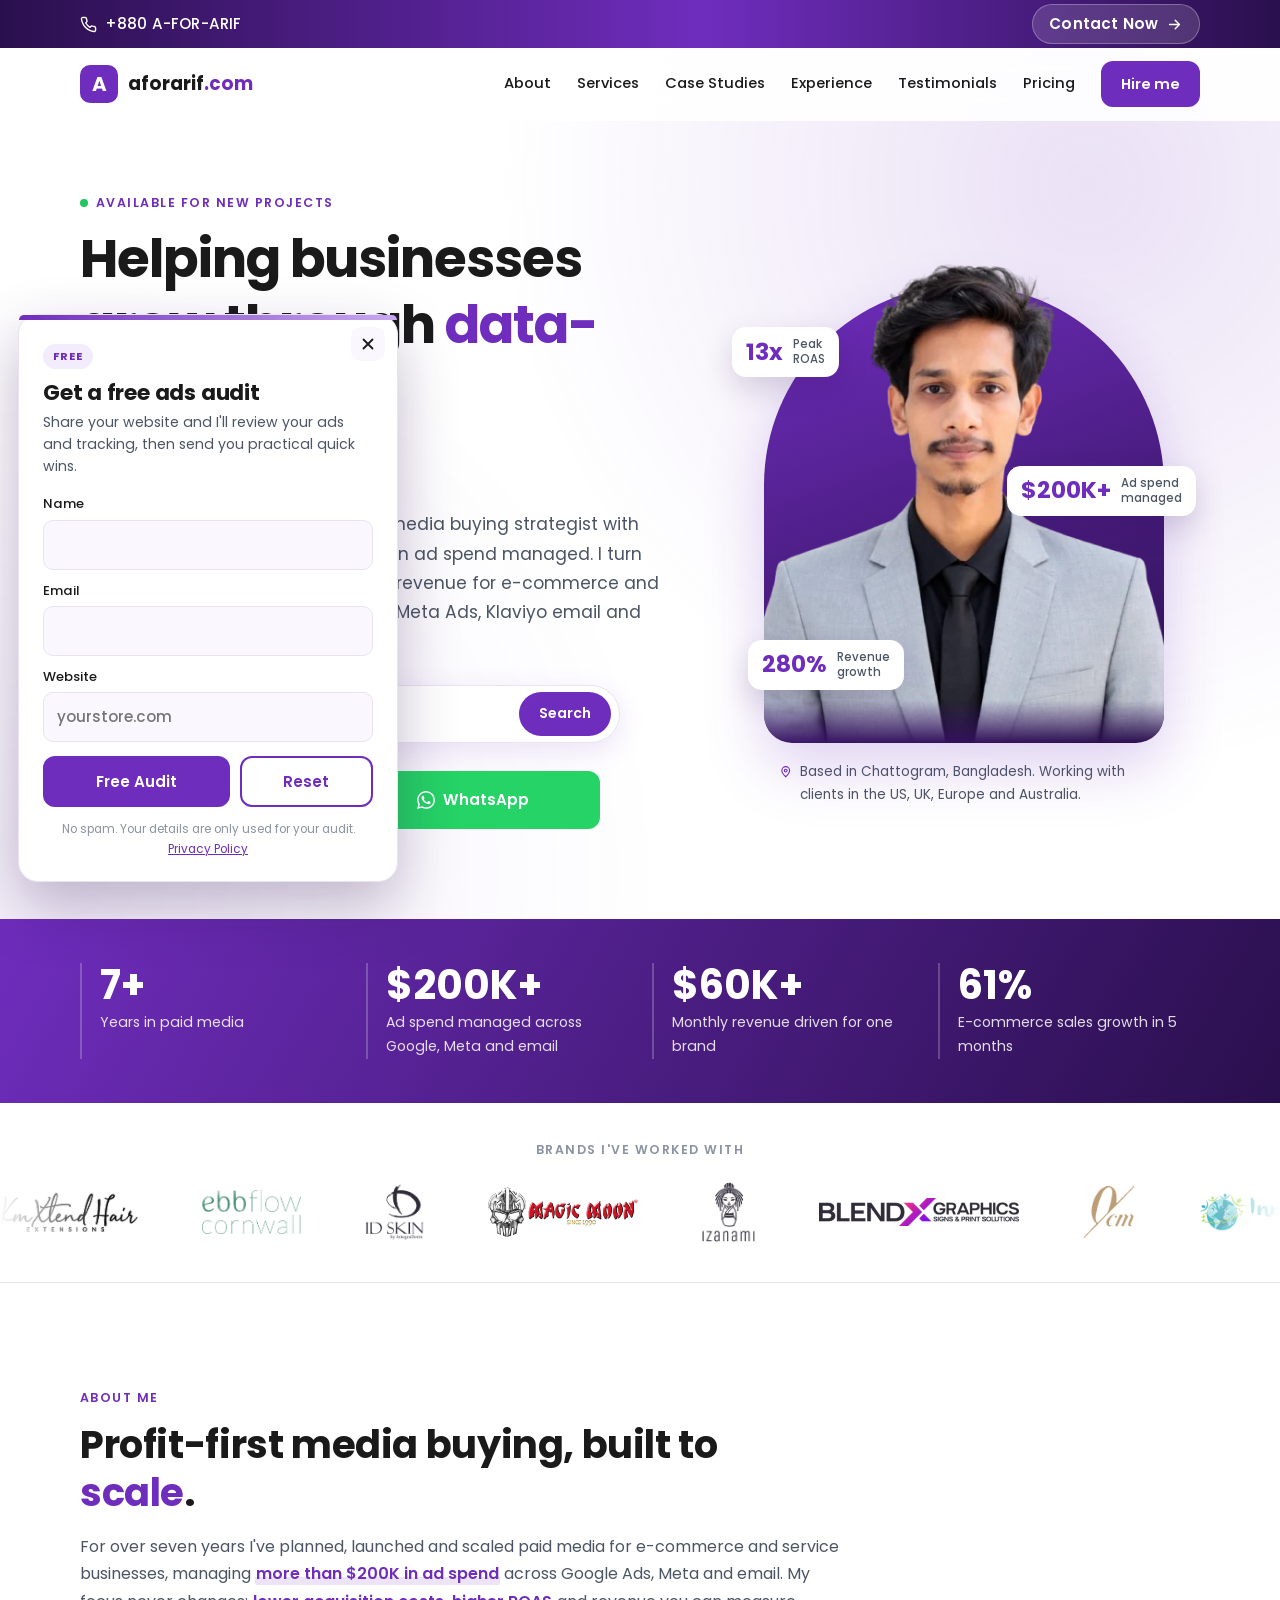
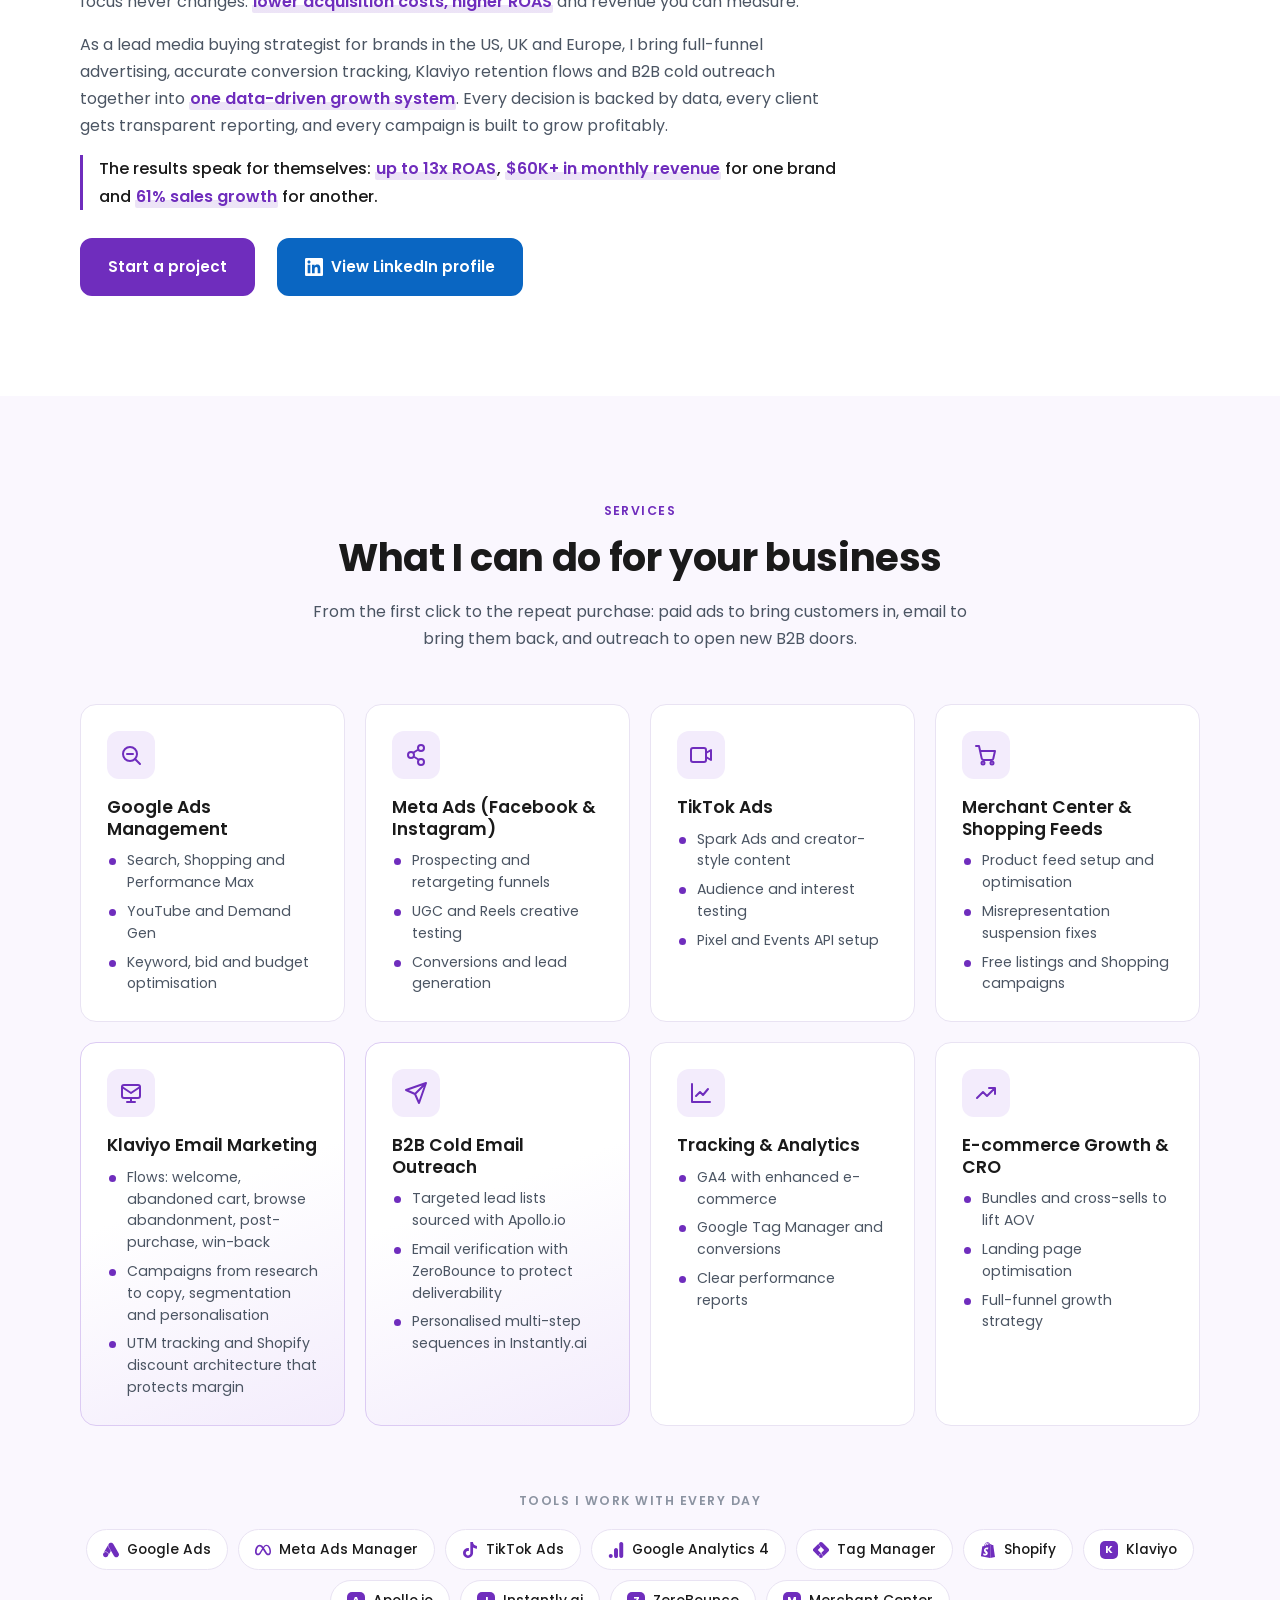
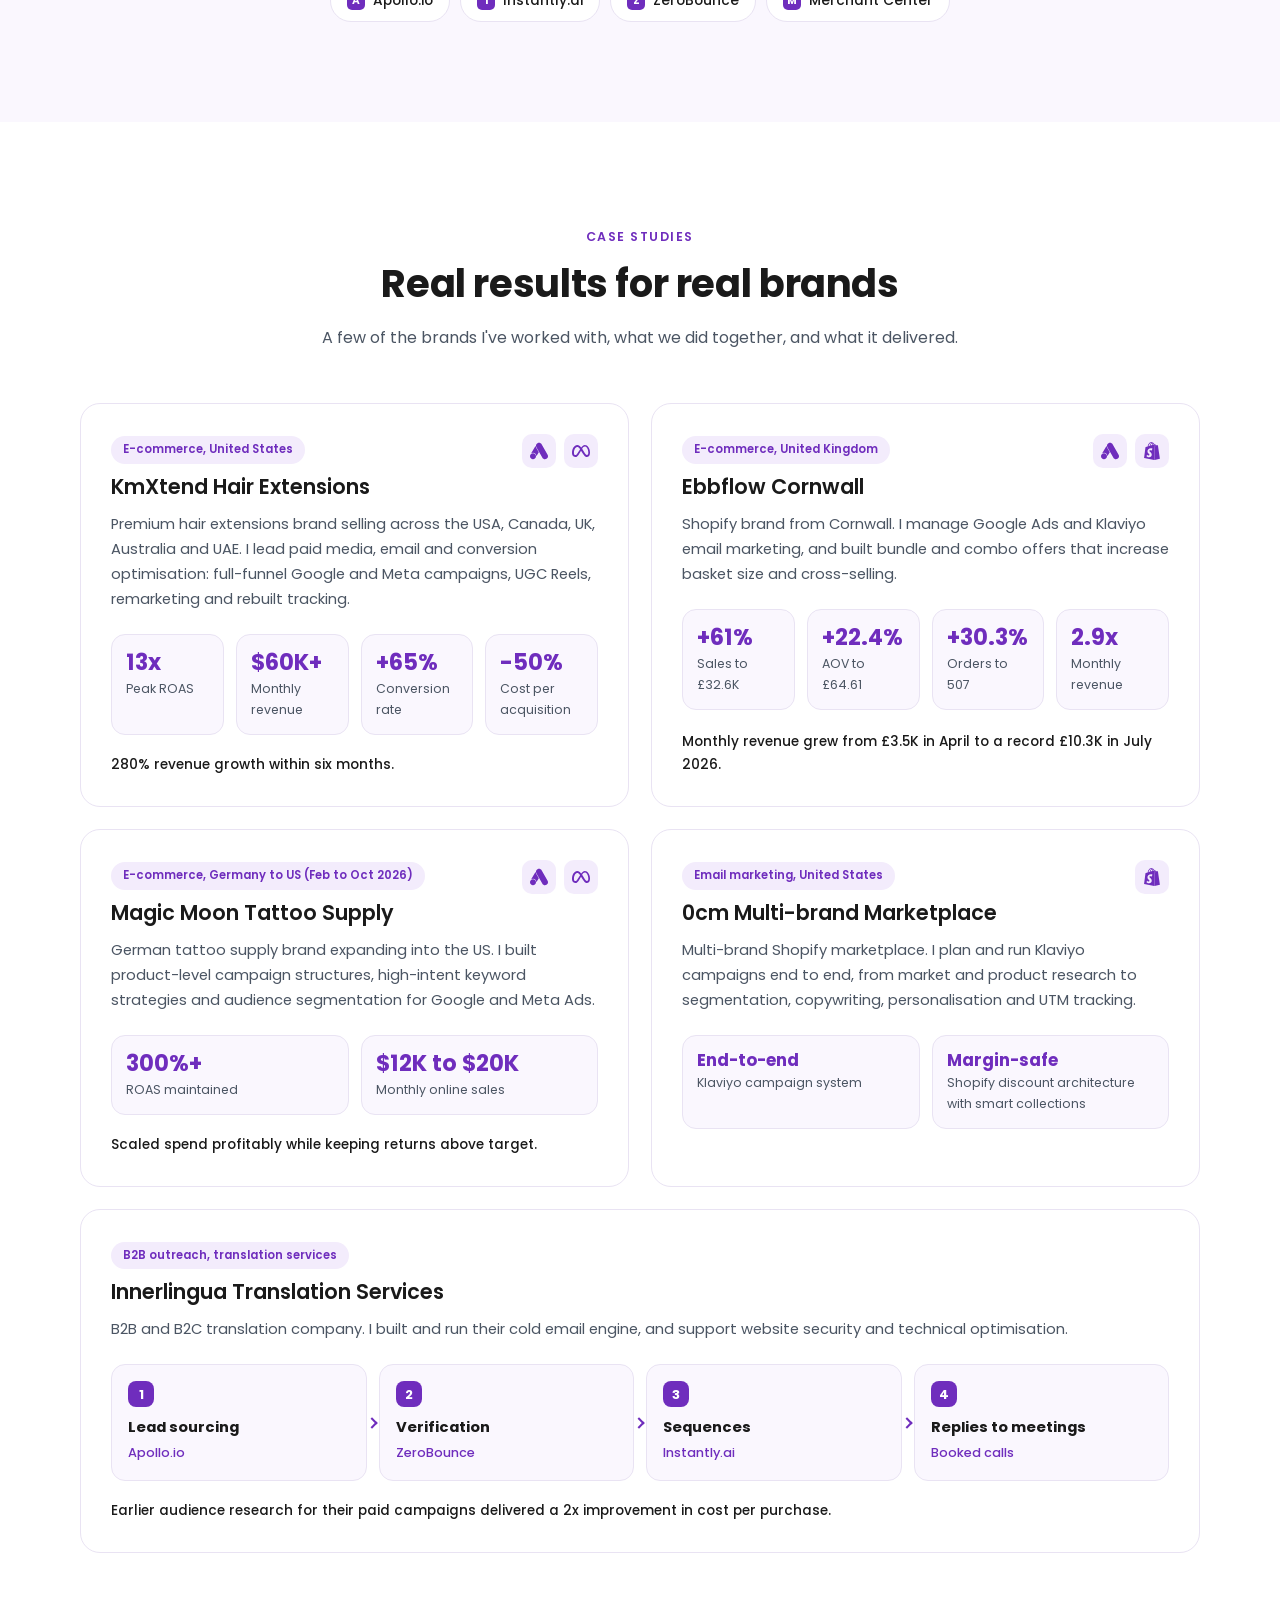
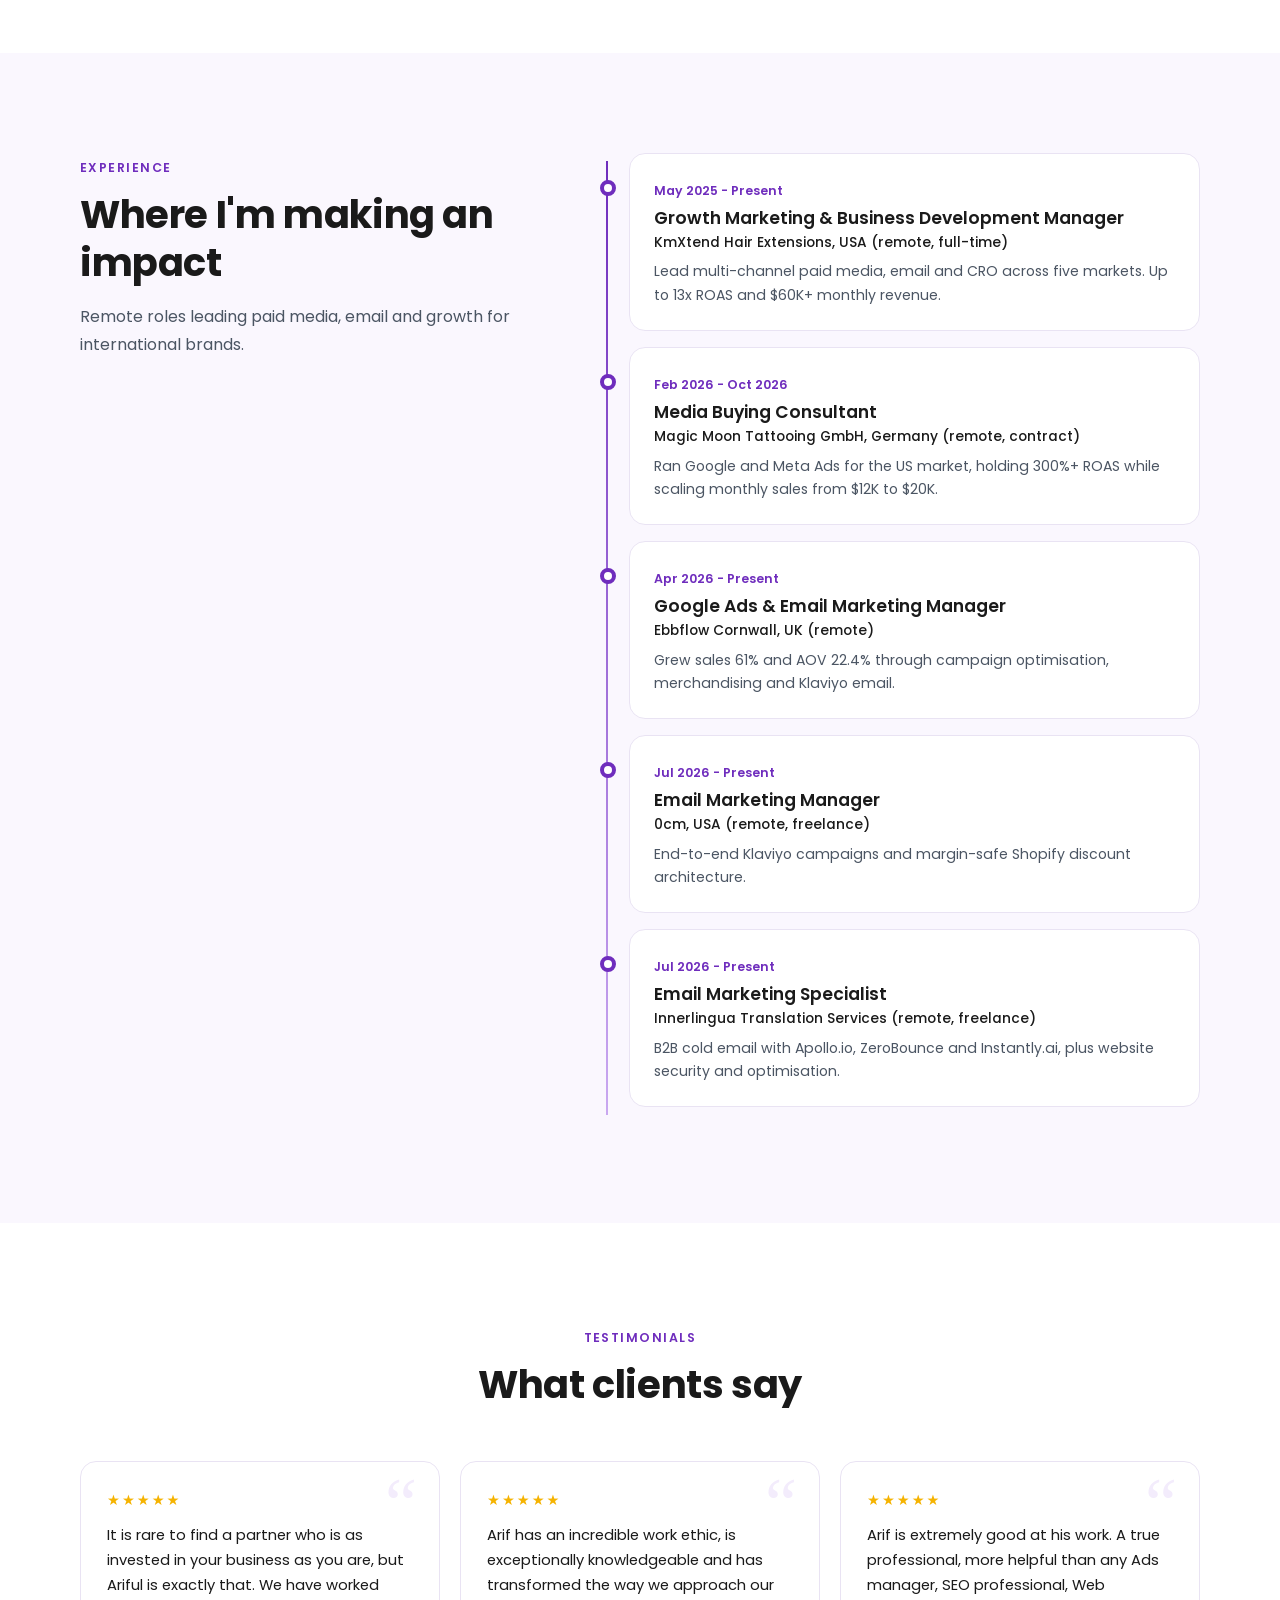
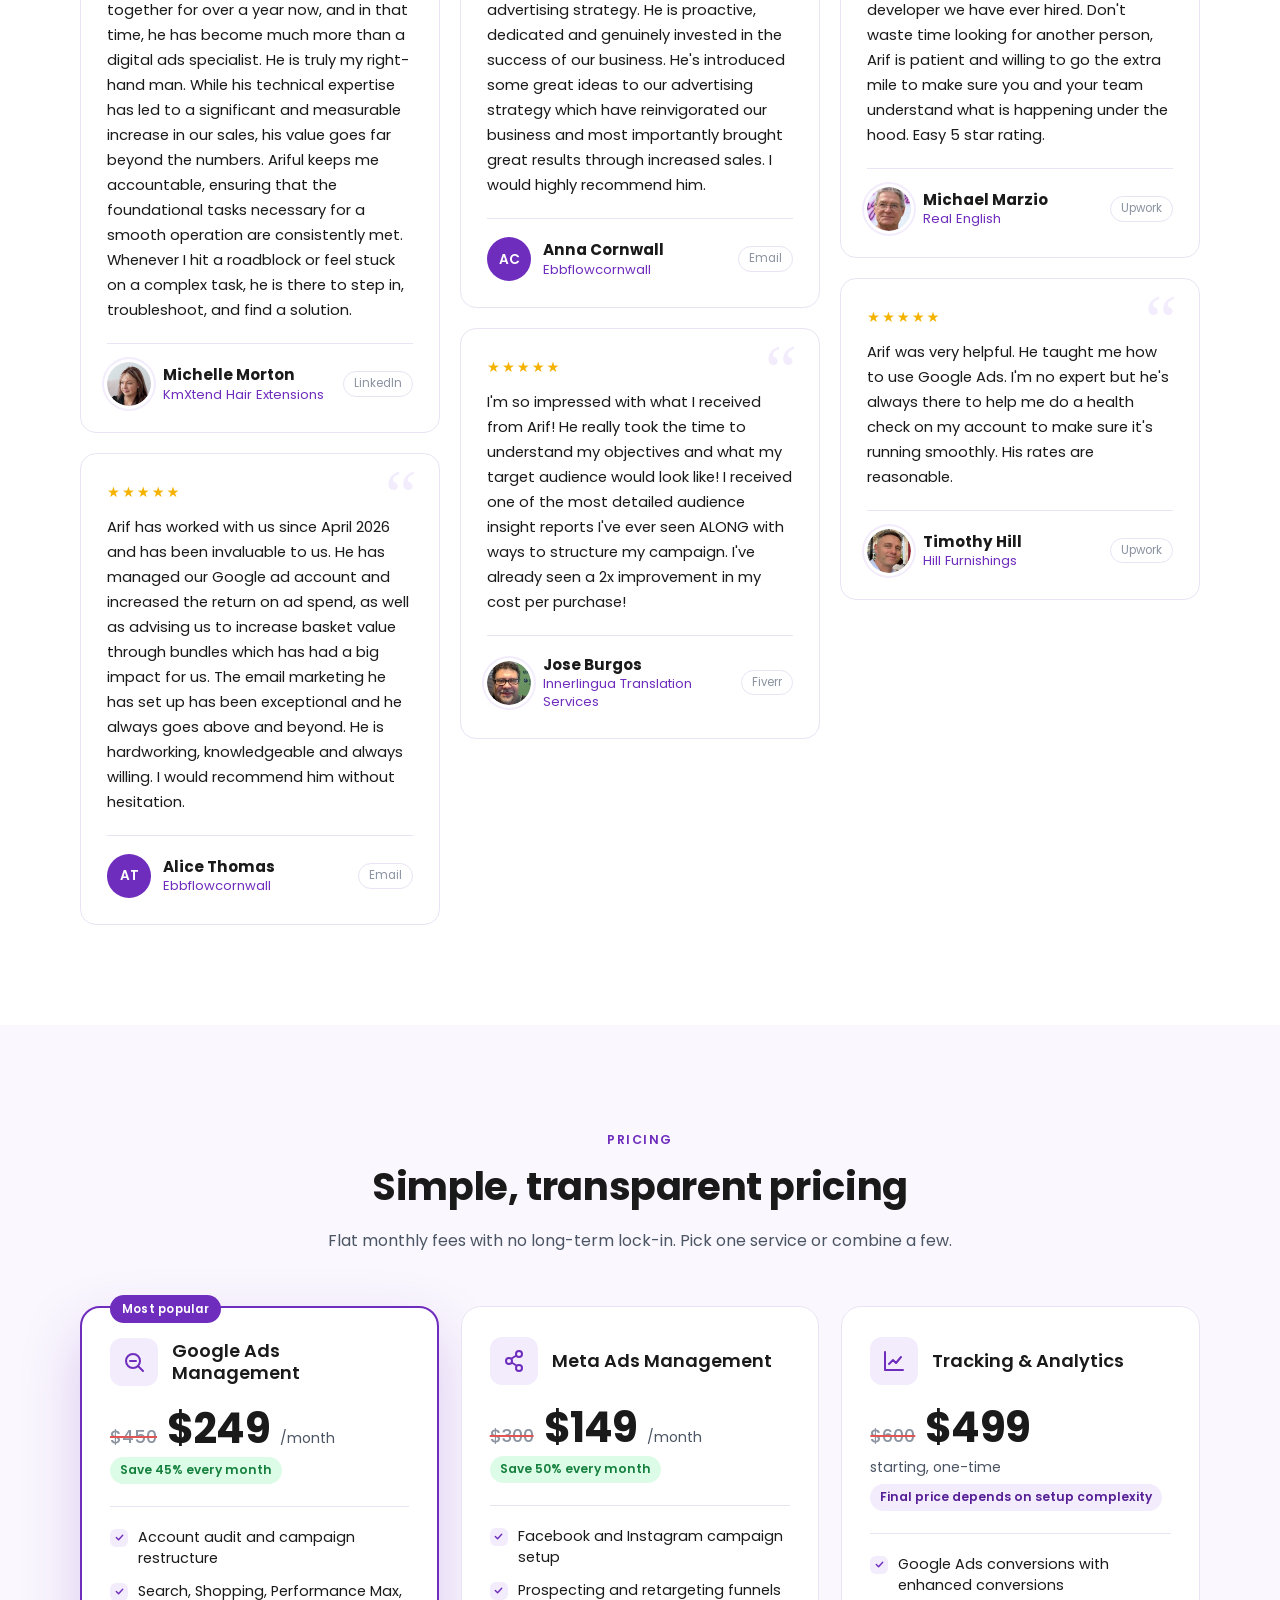
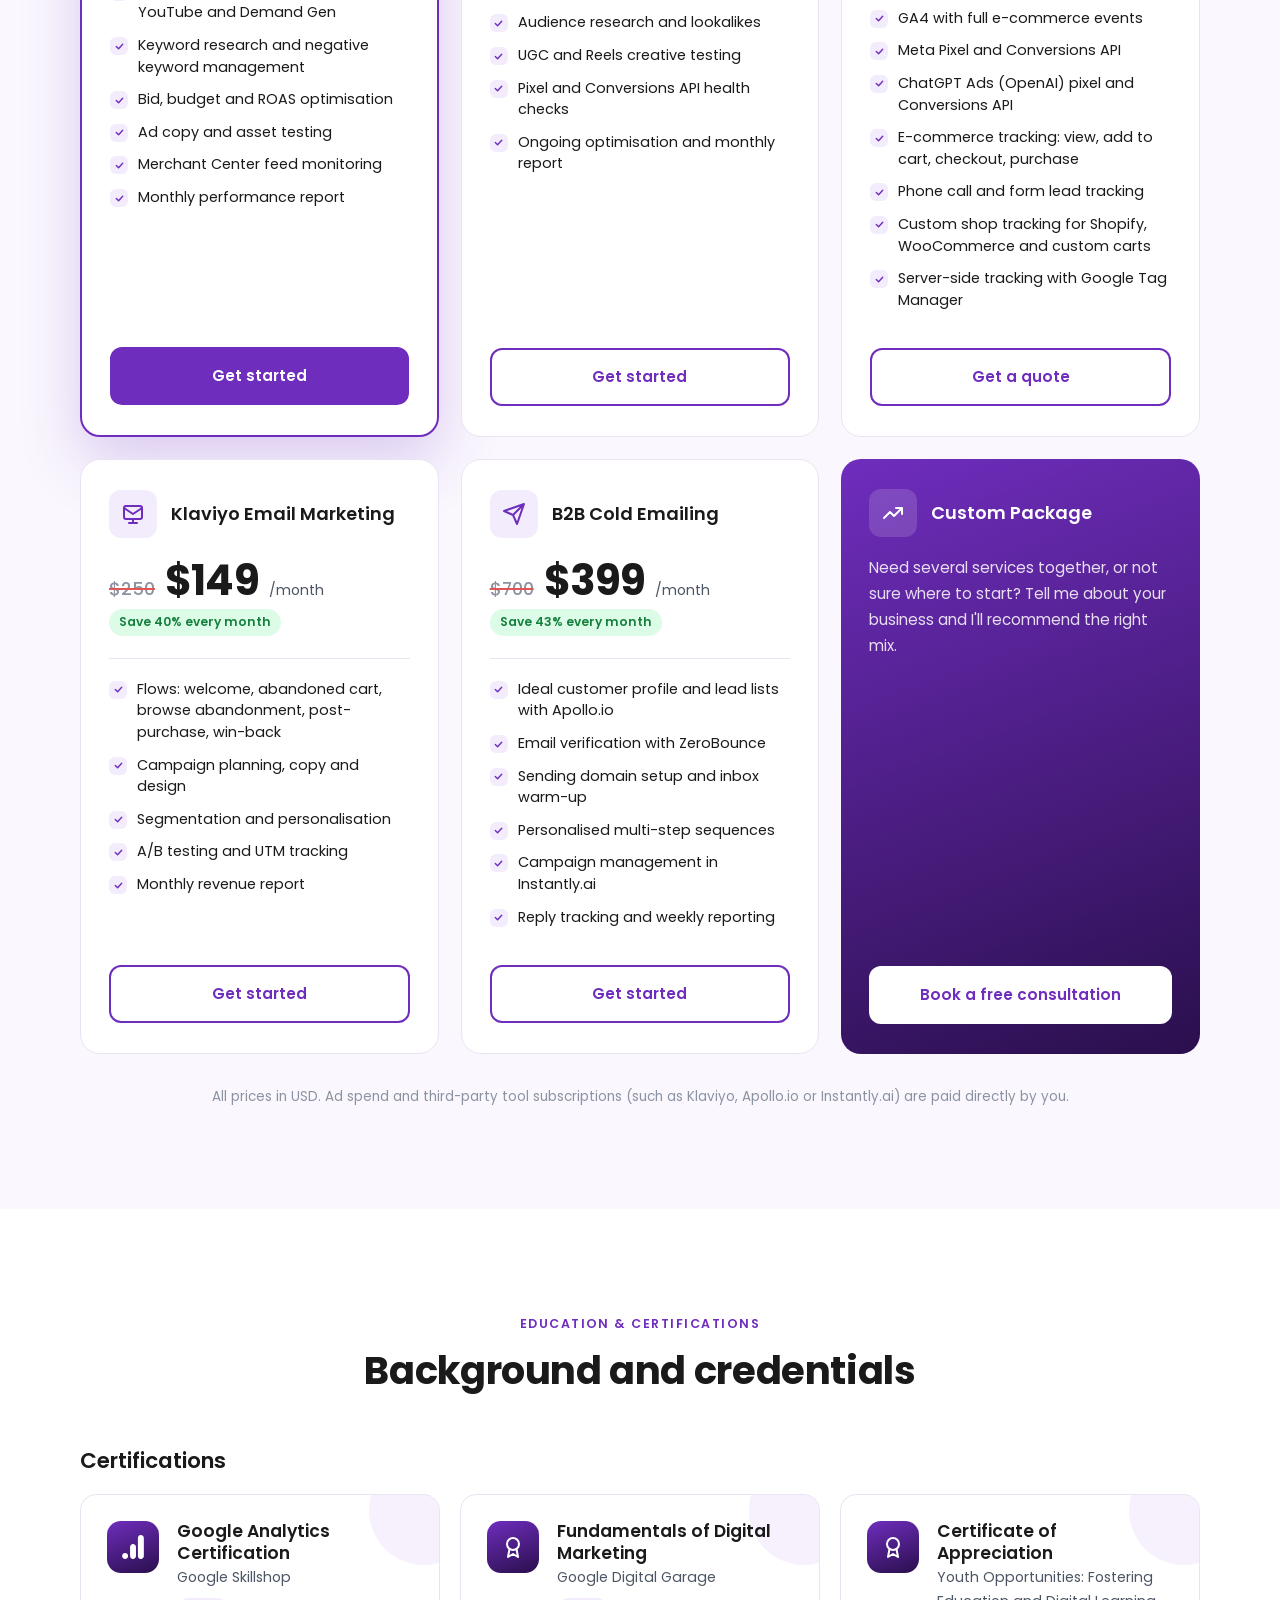
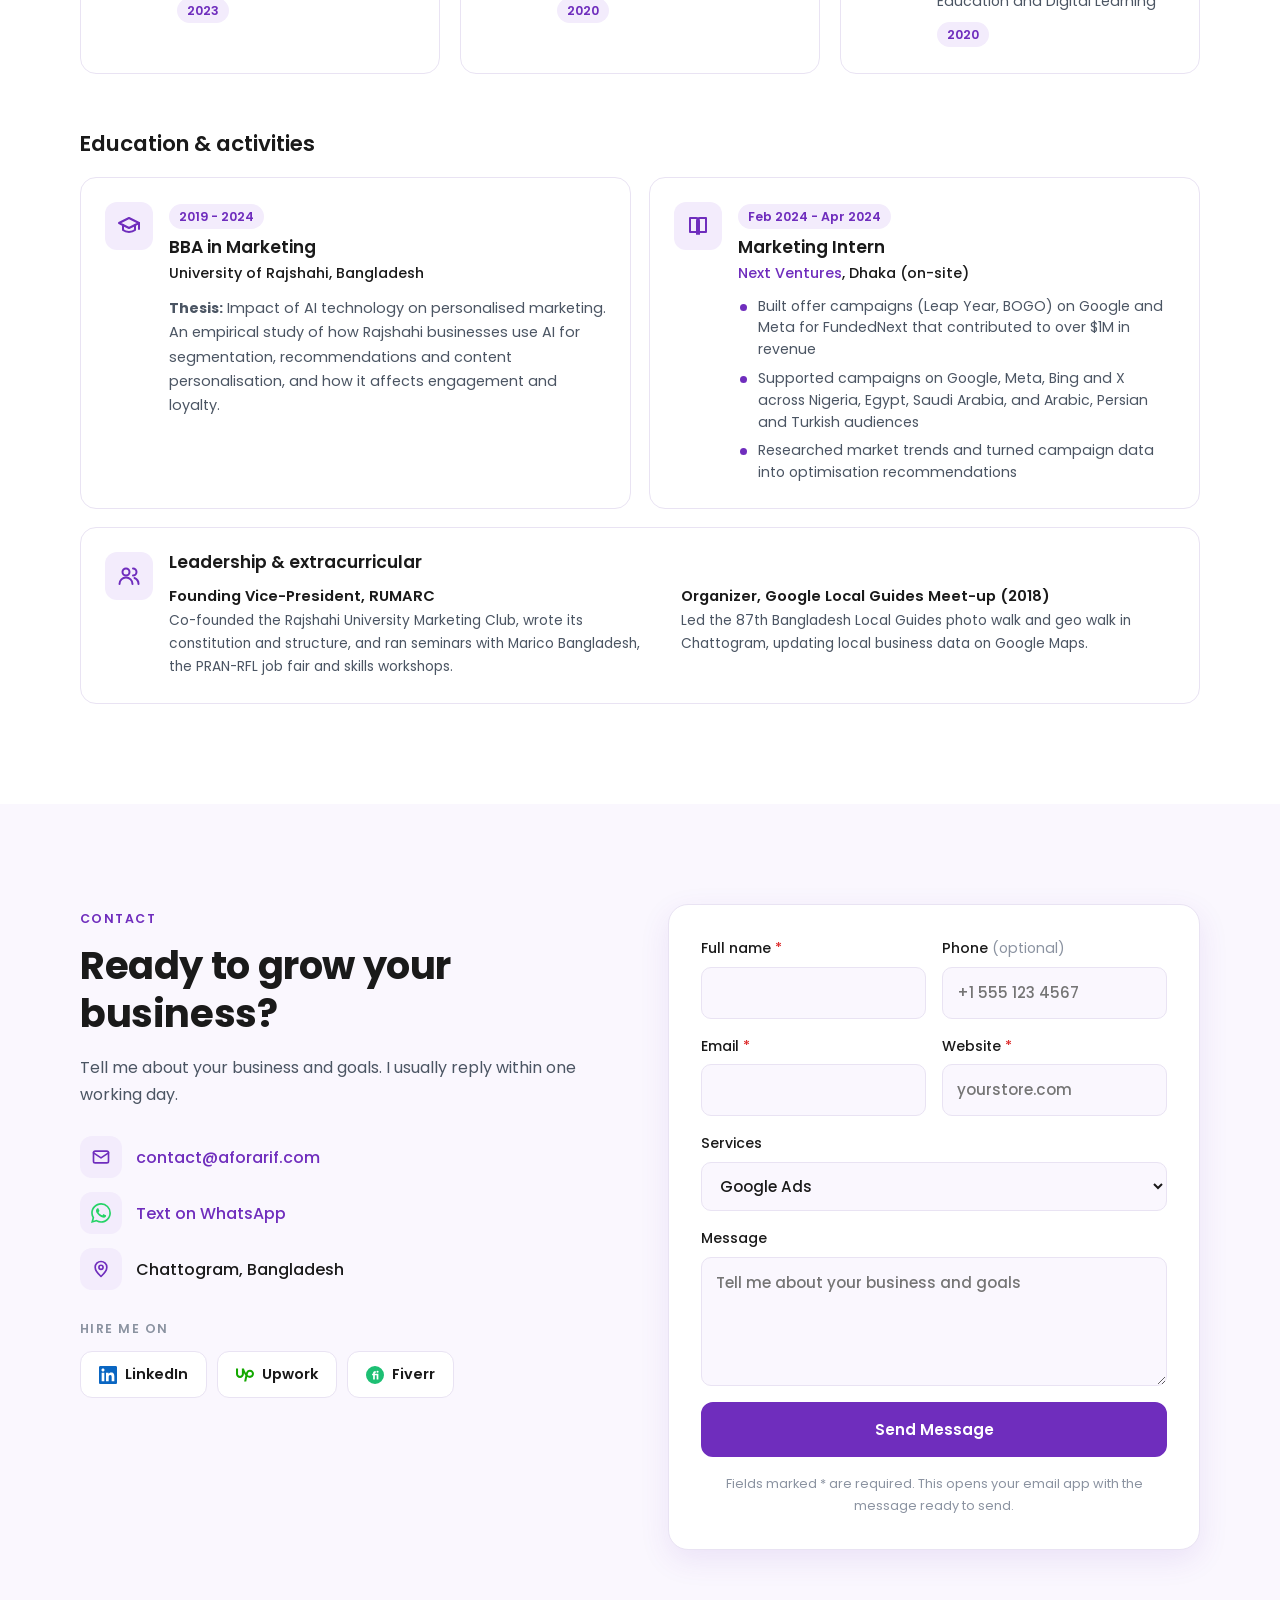
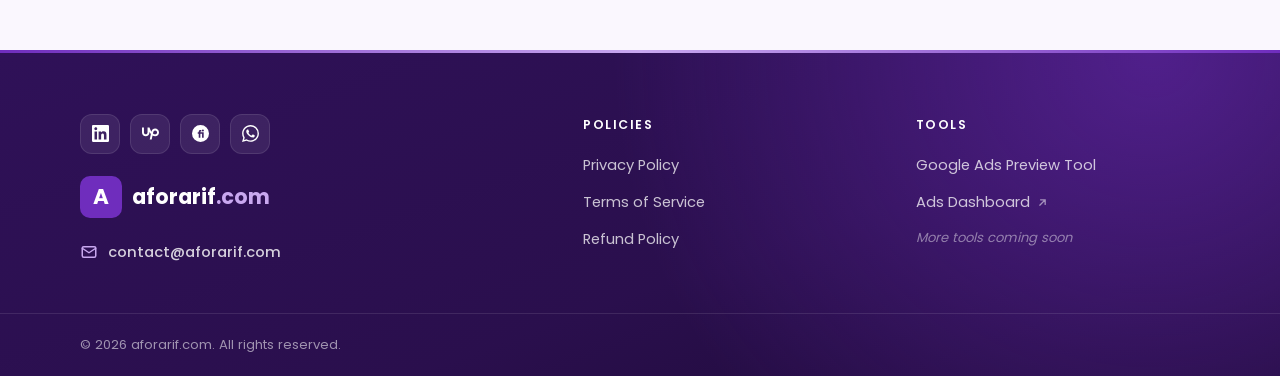
<file: index.html>
<!DOCTYPE html>
<html lang="en">
<head>
  <meta charset="UTF-8">
  <meta name="viewport" content="width=device-width, initial-scale=1">
  <title>Mohammad Ariful Islam | Lead Media Buying Strategist &amp; Growth Marketer</title>
  <meta name="description" content="Lead media buying strategist with 7 years in paid media and $200K+ ad spend managed. Google Ads, Meta Ads, Klaviyo email and B2B cold email outreach for e-commerce and service brands.">
  <meta name="author" content="Mohammad Ariful Islam">
  <link rel="canonical" href="https://aforarif.com/">

  <meta property="og:type" content="website">
  <meta property="og:title" content="Mohammad Ariful Islam | Lead Media Buying Strategist">
  <meta property="og:description" content="Google Ads, Meta Ads, Klaviyo email and cold email outreach that turn ad spend into measurable revenue.">
  <meta property="og:url" content="https://aforarif.com/">
  <meta property="og:image" content="https://aforarif.com/images/og-image.jpg">
  <meta property="og:image:type" content="image/jpeg">
  <meta property="og:image:alt" content="Mohammad Ariful Islam, Lead Media Buying Strategist: $200K+ ad spend managed, 13x peak ROAS, 7+ years in paid media">
  <meta property="og:image:width" content="1200">
  <meta property="og:image:height" content="630">
  <meta name="twitter:card" content="summary_large_image">
  <meta name="twitter:image" content="https://aforarif.com/images/og-image.jpg">

  <meta name="theme-color" content="#6F2DBD">
  <link rel="icon" href="favicon.ico" sizes="48x48">
  <link rel="icon" href="favicon.svg" type="image/svg+xml">
  <link rel="apple-touch-icon" href="icons/apple-touch-icon.png">
  <link rel="manifest" href="site.webmanifest">

  <link rel="preload" href="fonts/poppins-latin-400-normal.woff2" as="font" type="font/woff2" crossorigin>
  <link rel="preload" href="fonts/poppins-latin-700-normal.woff2" as="font" type="font/woff2" crossorigin>
  <link rel="preload" href="images/arif.webp" as="image" type="image/webp">
  <link rel="stylesheet" href="styles.css?v=20261112b">

  <script type="application/ld+json">
  {
    "@context": "https://schema.org",
    "@type": "Person",
    "name": "Mohammad Ariful Islam",
    "jobTitle": "Lead Media Buying Strategist",
    "url": "https://aforarif.com/",
    "image": "https://aforarif.com/images/arif.png",
    "email": "mailto:contact@aforarif.com",
    "address": { "@type": "PostalAddress", "addressLocality": "Chattogram", "addressCountry": "BD" },
    "alumniOf": { "@type": "CollegeOrUniversity", "name": "University of Rajshahi" },
    "knowsAbout": ["Google Ads", "Meta Ads", "TikTok Ads", "Google Merchant Center", "Klaviyo", "Email Marketing", "Cold Email Outreach", "Google Analytics 4"],
    "sameAs": ["https://www.linkedin.com/in/aisforarif", "https://www.fiverr.com/aforarif", "https://www.upwork.com/freelancers/~014ea48be93224f76a"]
  }
  </script>
</head>
<body>

  <!-- Icon sprite: brand icons (Simple Icons, CC0) + UI icons -->
  <svg width="0" height="0" style="position:absolute" aria-hidden="true">
    <defs>
      <symbol id="i-linkedin" viewBox="0 0 24 24"><path d="M20.447 20.452h-3.554v-5.569c0-1.328-.027-3.037-1.852-3.037-1.853 0-2.136 1.445-2.136 2.939v5.667H9.351V9h3.414v1.561h.046c.477-.9 1.637-1.85 3.37-1.85 3.601 0 4.267 2.37 4.267 5.455v6.286zM5.337 7.433c-1.144 0-2.063-.926-2.063-2.065 0-1.138.92-2.063 2.063-2.063 1.14 0 2.064.925 2.064 2.063 0 1.139-.925 2.065-2.064 2.065zm1.782 13.019H3.555V9h3.564v11.452zM22.225 0H1.771C.792 0 0 .774 0 1.729v20.542C0 23.227.792 24 1.771 24h20.451C23.2 24 24 23.227 24 22.271V1.729C24 .774 23.2 0 22.222 0h.003z"/></symbol>
      <symbol id="i-upwork" viewBox="0 0 24 24"><path d="M18.561 13.158c-1.102 0-2.135-.467-3.074-1.227l.228-1.076.008-.042c.207-1.143.849-3.06 2.839-3.06 1.492 0 2.703 1.212 2.703 2.703-.001 1.489-1.212 2.702-2.704 2.702zm0-8.14c-2.539 0-4.51 1.649-5.31 4.366-1.22-1.834-2.148-4.036-2.687-5.892H7.828v7.112c-.002 1.406-1.141 2.546-2.547 2.548-1.405-.002-2.543-1.143-2.545-2.548V3.492H0v7.112c0 2.914 2.37 5.303 5.281 5.303 2.913 0 5.283-2.389 5.283-5.303v-1.19c.529 1.107 1.182 2.229 1.974 3.221l-1.673 7.873h2.797l1.213-5.71c1.063.679 2.285 1.109 3.686 1.109 3 0 5.439-2.452 5.439-5.45 0-3-2.439-5.439-5.439-5.439z"/></symbol>
      <symbol id="i-fiverr" viewBox="0 0 24 24"><path fill-rule="evenodd" d="M12 0a12 12 0 1 0 0 24a12 12 0 1 0 0-24zM13.2 7.1h-1.3c-1.5 0-2.4.9-2.4 2.4v.7H8.1v2.1h1.4V18h2.3v-5.7h2.4V18h2.3v-7.8h-4.7v-.6c0-.3.2-.5.5-.5h.9zM15.4 6.2a1.4 1.4 0 1 0 0 2.8a1.4 1.4 0 1 0 0-2.8z"/></symbol>
      <symbol id="i-googleads" viewBox="0 0 24 24"><path d="M3.9998 22.9291C1.7908 22.9291 0 21.1383 0 18.9293s1.7908-3.9998 3.9998-3.9998 3.9998 1.7908 3.9998 3.9998-1.7908 3.9998-3.9998 3.9998zm19.4643-6.0004L15.4632 3.072C14.3586 1.1587 11.9121.5028 9.9988 1.6074S7.4295 5.1585 8.5341 7.0718l8.0009 13.8567c1.1046 1.9133 3.5511 2.5679 5.4644 1.4646 1.9134-1.1046 2.568-3.5511 1.4647-5.4644zM7.5137 4.8438L1.5645 15.1484A4.5 4.5 0 0 1 4 14.4297c2.5597-.0075 4.6248 2.1585 4.4941 4.7148l3.2168-5.5723-3.6094-6.25c-.4499-.7793-.6322-1.6394-.5878-2.4784z"/></symbol>
      <symbol id="i-meta" viewBox="0 0 24 24"><path d="M6.915 4.03c-1.968 0-3.683 1.28-4.871 3.113C.704 9.208 0 11.883 0 14.449c0 .706.07 1.369.21 1.973a6.624 6.624 0 0 0 .265.86 5.297 5.297 0 0 0 .371.761c.696 1.159 1.818 1.927 3.593 1.927 1.497 0 2.633-.671 3.965-2.444.76-1.012 1.144-1.626 2.663-4.32l.756-1.339.186-.325c.061.1.121.196.183.3l2.152 3.595c.724 1.21 1.665 2.556 2.47 3.314 1.046.987 1.992 1.22 3.06 1.22 1.075 0 1.876-.355 2.455-.843a3.743 3.743 0 0 0 .81-.973c.542-.939.861-2.127.861-3.745 0-2.72-.681-5.357-2.084-7.45-1.282-1.912-2.957-2.93-4.716-2.93-1.047 0-2.088.467-3.053 1.308-.652.57-1.257 1.29-1.82 2.05-.69-.875-1.335-1.547-1.958-2.056-1.182-.966-2.315-1.303-3.454-1.303zm10.16 2.053c1.147 0 2.188.758 2.992 1.999 1.132 1.748 1.647 4.195 1.647 6.4 0 1.548-.368 2.9-1.839 2.9-.58 0-1.027-.23-1.664-1.004-.496-.601-1.343-1.878-2.832-4.358l-.617-1.028a44.908 44.908 0 0 0-1.255-1.98c.07-.109.141-.224.211-.327 1.12-1.667 2.118-2.602 3.358-2.602zm-10.201.553c1.265 0 2.058.791 2.675 1.446.307.327.737.871 1.234 1.579l-1.02 1.566c-.757 1.163-1.882 3.017-2.837 4.338-1.191 1.649-1.81 1.817-2.486 1.817-.524 0-1.038-.237-1.383-.794-.263-.426-.464-1.13-.464-2.046 0-2.221.63-4.535 1.66-6.088.454-.687.964-1.226 1.533-1.533a2.264 2.264 0 0 1 1.088-.285z"/></symbol>
      <symbol id="i-tiktok" viewBox="0 0 24 24"><path d="M12.525.02c1.31-.02 2.61-.01 3.91-.02.08 1.53.63 3.09 1.75 4.17 1.12 1.11 2.7 1.62 4.24 1.79v4.03c-1.44-.05-2.89-.35-4.2-.97-.57-.26-1.1-.59-1.62-.93-.01 2.92.01 5.84-.02 8.75-.08 1.4-.54 2.79-1.35 3.94-1.31 1.92-3.58 3.17-5.91 3.21-1.43.08-2.86-.31-4.08-1.03-2.02-1.19-3.44-3.37-3.65-5.71-.02-.5-.03-1-.01-1.49.18-1.9 1.12-3.72 2.58-4.96 1.66-1.44 3.98-2.13 6.15-1.72.02 1.48-.04 2.96-.04 4.44-.99-.32-2.15-.23-3.02.37-.63.41-1.11 1.04-1.36 1.75-.21.51-.15 1.07-.14 1.61.24 1.64 1.82 3.02 3.5 2.87 1.12-.01 2.19-.66 2.77-1.61.19-.33.4-.67.41-1.06.1-1.79.06-3.57.07-5.36.01-4.03-.01-8.05.02-12.07z"/></symbol>
      <symbol id="i-shopify" viewBox="0 0 24 24"><path d="M15.337 23.979l7.216-1.561s-2.604-17.613-2.625-17.73c-.018-.116-.114-.192-.211-.192s-1.929-.136-1.929-.136-1.275-1.274-1.439-1.411c-.045-.037-.075-.057-.121-.074l-.914 21.104h.023zM11.71 11.305s-.81-.424-1.774-.424c-1.447 0-1.504.906-1.504 1.141 0 1.232 3.24 1.715 3.24 4.629 0 2.295-1.44 3.76-3.406 3.76-2.354 0-3.54-1.465-3.54-1.465l.646-2.086s1.245 1.066 2.28 1.066c.675 0 .975-.545.975-.932 0-1.619-2.654-1.694-2.654-4.359-.034-2.237 1.571-4.416 4.827-4.416 1.257 0 1.875.361 1.875.361l-.945 2.715-.02.01zM11.17.83c.136 0 .271.038.405.135-.984.465-2.064 1.639-2.508 3.992-.656.213-1.293.405-1.889.578C7.697 3.75 8.951.84 11.17.84V.83zm1.235 2.949v.135c-.754.232-1.583.484-2.394.736.466-1.777 1.333-2.645 2.085-2.971.193.501.309 1.176.309 2.1zm.539-2.234c.694.074 1.141.867 1.429 1.755-.349.114-.735.231-1.158.366v-.252c0-.752-.096-1.371-.271-1.871v.002zm2.992 1.289c-.02 0-.06.021-.078.021s-.289.075-.714.21c-.423-1.233-1.176-2.37-2.508-2.37h-.115C12.135.209 11.669 0 11.265 0 8.159 0 6.675 3.877 6.21 5.846c-1.194.365-2.063.636-2.16.674-.675.213-.694.232-.772.87-.075.462-1.83 14.063-1.83 14.063L15.009 24l.927-21.166z"/></symbol>
      <symbol id="i-ga" viewBox="0 0 24 24"><path d="M22.84 2.9982v17.9987c.0086 1.6473-1.3197 2.9897-2.967 2.9984a2.9808 2.9808 0 01-.3677-.0208c-1.528-.226-2.6477-1.5558-2.6105-3.1V3.1204c-.0369-1.5458 1.0856-2.8762 2.6157-3.1 1.6361-.1915 3.1178.9796 3.3093 2.6158.014.1201.0208.241.0202.3619zM4.1326 18.0548c-1.6417 0-2.9726 1.331-2.9726 2.9726C1.16 22.6691 2.4909 24 4.1326 24s2.9726-1.3309 2.9726-2.9726-1.331-2.9726-2.9726-2.9726zm7.8728-9.0098c-.0171 0-.0342 0-.0513.0003-1.6495.0904-2.9293 1.474-2.891 3.1256v7.9846c0 2.167.9535 3.4825 2.3505 3.763 1.6118.3266 3.1832-.7152 3.5098-2.327.04-.1974.06-.3983.0593-.5998v-8.9585c.003-1.6474-1.33-2.9852-2.9773-2.9882z"/></symbol>
      <symbol id="i-gtm" viewBox="0 0 24 24"><path d="M12.003 0a3 3 0 0 0-2.121 5.121l6.865 6.865-4.446 4.541 1.745 1.836a3.432 3.432 0 0 1 .7.739l.012.011-.001.002a3.432 3.432 0 0 1 .609 1.953 3.432 3.432 0 0 1-.09.78l7.75-7.647c.031-.029.067-.05.098-.08.023-.023.038-.052.06-.076a2.994 2.994 0 0 0-.06-4.166l-9-9A2.99 2.99 0 0 0 12.003 0zM8.63 2.133L.88 9.809a2.998 2.998 0 0 0 0 4.238l7.7 7.75a3.432 3.432 0 0 1-.077-.729 3.432 3.432 0 0 1 3.431-3.431 3.432 3.432 0 0 1 .826.101l-5.523-5.81 4.371-4.373-2.08-2.08c-.903-.904-1.193-2.183-.898-3.342zm3.304 16.004a2.932 2.932 0 0 0-2.931 2.931A2.932 2.932 0 0 0 11.934 24a2.932 2.932 0 0 0 2.932-2.932 2.932 2.932 0 0 0-2.932-2.931z"/></symbol>
      <symbol id="i-whatsapp" viewBox="0 0 24 24"><path d="M17.472 14.382c-.297-.149-1.758-.867-2.03-.967-.273-.099-.471-.148-.67.15-.197.297-.767.966-.94 1.164-.173.199-.347.223-.644.075-.297-.15-1.255-.463-2.39-1.475-.883-.788-1.48-1.761-1.653-2.059-.173-.297-.018-.458.13-.606.134-.133.298-.347.446-.52.149-.174.198-.298.298-.497.099-.198.05-.371-.025-.52-.075-.149-.669-1.612-.916-2.207-.242-.579-.487-.5-.669-.51-.173-.008-.371-.01-.57-.01-.198 0-.52.074-.792.372-.272.297-1.04 1.016-1.04 2.479 0 1.462 1.065 2.875 1.213 3.074.149.198 2.096 3.2 5.077 4.487.709.306 1.262.489 1.694.625.712.227 1.36.195 1.871.118.571-.085 1.758-.719 2.006-1.413.248-.694.248-1.289.173-1.413-.074-.124-.272-.198-.57-.347m-5.421 7.403h-.004a9.87 9.87 0 01-5.031-1.378l-.361-.214-3.741.982.998-3.648-.235-.374a9.86 9.86 0 01-1.51-5.26c.001-5.45 4.436-9.884 9.888-9.884 2.64 0 5.122 1.03 6.988 2.898a9.825 9.825 0 012.893 6.994c-.003 5.45-4.437 9.884-9.885 9.884m8.413-18.297A11.815 11.815 0 0012.05 0C5.495 0 .16 5.335.157 11.892c0 2.096.547 4.142 1.588 5.945L.057 24l6.305-1.654a11.882 11.882 0 005.683 1.448h.005c6.554 0 11.89-5.335 11.893-11.893a11.821 11.821 0 00-3.48-8.413Z"/></symbol>
      <symbol id="u-mail" viewBox="0 0 24 24"><rect x="3" y="5" width="18" height="14" rx="2"/><path d="M3 7l9 6 9-6"/></symbol>
      <symbol id="u-pin" viewBox="0 0 24 24"><path d="M12 21s-7-6.2-7-11a7 7 0 0 1 14 0c0 4.8-7 11-7 11z"/><circle cx="12" cy="10" r="2.5"/></symbol>
      <symbol id="u-search" viewBox="0 0 24 24"><circle cx="11" cy="11" r="7"/><path d="M21 21l-5-5"/></symbol>
      <symbol id="u-arrow" viewBox="0 0 24 24"><path d="M5 12h14M13 6l6 6-6 6"/></symbol>
      <symbol id="u-check" viewBox="0 0 24 24"><path d="M5 12l5 5 9-10"/></symbol>
      <symbol id="u-award" viewBox="0 0 24 24"><circle cx="12" cy="9" r="6"/><path d="M8.5 14 7 22l5-3 5 3-1.5-8"/></symbol>
      <symbol id="u-cap" viewBox="0 0 24 24"><path d="M2 9l10-5 10 5-10 5z"/><path d="M6 11v5c3 2.5 9 2.5 12 0v-5M22 9v6"/></symbol>
      <symbol id="u-book" viewBox="0 0 24 24"><path d="M4 4h6a3 3 0 0 1 3 3v13a2 2 0 0 0-2-2H4zM20 4h-6a3 3 0 0 0-3 3v13a2 2 0 0 1 2-2h7z"/></symbol>
      <symbol id="u-users" viewBox="0 0 24 24"><circle cx="9" cy="8" r="3.5"/><path d="M2.5 20a6.5 6.5 0 0 1 13 0M16 4.5a3.5 3.5 0 0 1 0 7M21.5 20a6.5 6.5 0 0 0-4-6"/></symbol>
      <symbol id="u-globe" viewBox="0 0 24 24"><circle cx="12" cy="12" r="9"/><path d="M3 12h18M12 3a14 14 0 0 1 0 18M12 3a14 14 0 0 0 0 18"/></symbol>
      <symbol id="s-search" viewBox="0 0 24 24"><circle cx="11" cy="11" r="7"/><path d="M21 21l-5-5M8 11h6"/></symbol>
      <symbol id="s-social" viewBox="0 0 24 24"><path d="M17 8a3 3 0 1 0 0-6 3 3 0 0 0 0 6zM7 15a3 3 0 1 0 0-6 3 3 0 0 0 0 6zM17 22a3 3 0 1 0 0-6 3 3 0 0 0 0 6zM9.6 13.5l4.8 3M14.4 6.5l-4.8 3"/></symbol>
      <symbol id="s-video" viewBox="0 0 24 24"><rect x="2" y="5" width="15" height="14" rx="2"/><path d="M17 10l5-3v10l-5-3"/></symbol>
      <symbol id="s-cart" viewBox="0 0 24 24"><circle cx="9" cy="20" r="1.5"/><circle cx="18" cy="20" r="1.5"/><path d="M2 3h3l2.7 12.4a2 2 0 0 0 2 1.6h7.6a2 2 0 0 0 2-1.5L21 8H6"/></symbol>
      <symbol id="s-flow" viewBox="0 0 24 24"><rect x="3" y="4" width="18" height="13" rx="2"/><path d="M3 6l9 6 9-6M8 21h8M12 17v4"/></symbol>
      <symbol id="s-send" viewBox="0 0 24 24"><path d="M22 2 11 13M22 2l-7 20-4-9-9-4z"/></symbol>
      <symbol id="s-chart" viewBox="0 0 24 24"><path d="M3 3v18h18M7 15l4-4 3 3 5-6"/></symbol>
      <symbol id="s-growth" viewBox="0 0 24 24"><path d="M3 17l6-6 4 4 8-8M15 7h6v6"/></symbol>
    </defs>
  </svg>

  <a class="skip" href="#main">Skip to content</a>

  <!-- Header -->
  <div class="topbar" id="topbar">
    <div class="container topbar-inner">
      <a href="#contact" class="tb-phone" data-tel="MzQxMjc2Mjc3MTA4OCs=" aria-label="Call Arif"><svg viewBox="0 0 24 24" aria-hidden="true"><path d="M22 16.9v3a2 2 0 0 1-2.2 2 19.8 19.8 0 0 1-8.6-3.1 19.5 19.5 0 0 1-6-6A19.8 19.8 0 0 1 2.1 4.2 2 2 0 0 1 4.1 2h3a2 2 0 0 1 2 1.7c.1 1 .4 1.9.7 2.8a2 2 0 0 1-.5 2.1L8.1 9.9a16 16 0 0 0 6 6l1.3-1.3a2 2 0 0 1 2.1-.4c.9.3 1.8.6 2.8.7a2 2 0 0 1 1.7 2z"/></svg><span>+880 A-FOR-ARIF</span></a>
      <a href="#contact" class="tb-cta">Contact Now<svg viewBox="0 0 24 24" aria-hidden="true"><path d="M5 12h14M13 6l6 6-6 6"/></svg></a>
    </div>
  </div>
  <script>
    // Phone number is stored scrambled and only becomes a tel: link when a person interacts with it
    document.querySelectorAll("[data-tel]").forEach(function (a) {
      var reveal = function () { if (a.dataset.ready) return; a.href = "tel:" + atob(a.dataset.tel).split("").reverse().join(""); a.dataset.ready = "1"; };
      ["pointerenter", "touchstart", "focus"].forEach(function (ev) { a.addEventListener(ev, reveal, { passive: true, once: true }); });
      a.addEventListener("click", reveal);
    });
  </script>

  <header class="header" id="header">
    <div class="container nav">
      <a href="#home" class="logo" aria-label="aforarif.com home">
        <span class="logo-mark">A</span>
        <span class="logo-word">aforarif<span>.com</span></span>
      </a>

      <button class="nav-toggle" id="navToggle" aria-label="Open menu" aria-expanded="false" aria-controls="navLinks">
        <span></span><span></span><span></span>
      </button>

      <nav class="nav-links" id="navLinks" aria-label="Main">
        <a href="#about">About</a>
        <a href="#services">Services</a>
        <a href="#case-studies">Case Studies</a>
        <a href="#experience">Experience</a>
        <a href="#testimonials">Testimonials</a>
        <a href="#pricing">Pricing</a>
        <a href="#contact" class="btn btn-sm">Hire me</a>
      </nav>
    </div>
  </header>

  <main id="main">

    <!-- Hero -->
    <section class="hero" id="home">
      <div class="container hero-grid">
        <div class="hero-text reveal">
          <p class="eyebrow"><span class="pulse"></span>Available for new projects</p>
          <h1>Helping businesses grow through <span class="accent">data-driven</span> paid advertising.</h1>
          <p class="lead">I'm Mohammad Ariful Islam, a lead media buying strategist with 7+ years in paid media and $200K+ in ad spend managed. I turn ad budgets into profitable, scalable revenue for e-commerce and service brands through Google Ads, Meta Ads, Klaviyo email and B2B outreach.</p>

          <a href="#services" class="search-box" aria-label="Browse my services">
            <svg class="search-icon"><use href="#u-search"/></svg>
            <span class="search-text"><span id="typed">Google Ads expert for Shopify</span><span class="caret" aria-hidden="true"></span></span>
            <span class="search-btn" aria-hidden="true">Search</span>
          </a>

          <div class="hero-cta">
            <a href="#contact" class="btn">Book an appointment</a>
            <a href="https://wa.me/message/KRKGG3DOSRK7B1" target="_blank" rel="noopener" class="btn btn-ghost btn-wa"><svg aria-hidden="true"><use href="#i-whatsapp"/></svg>WhatsApp</a>
          </div>
        </div>

        <div class="hero-visual reveal">
          <div class="photo-wrap">
            <div class="photo-bg" aria-hidden="true"></div>
            <picture>
              <source srcset="images/arif.webp" type="image/webp">
              <img src="images/arif.png" width="433" height="577" alt="Mohammad Ariful Islam, performance marketing consultant" class="photo" fetchpriority="high">
            </picture>
            <div class="badge badge-1"><strong><span data-count="13">13</span>x</strong><span>Peak<br>ROAS</span></div>
            <div class="badge badge-2"><strong>$<span data-count="200">200</span>K+</strong><span>Ad spend<br>managed</span></div>
            <div class="badge badge-3"><strong><span data-count="280">280</span>%</strong><span>Revenue<br>growth</span></div>
          </div>
          <p class="hero-location"><svg><use href="#u-pin"/></svg>Based in Chattogram, Bangladesh. Working with clients in the US, UK, Europe and Australia.</p>
        </div>
      </div>
    </section>

    <!-- Results band -->
    <section class="results" aria-label="Key results">
      <div class="container results-grid">
        <div class="result reveal"><strong><span data-count="7">7</span>+</strong><span>Years in paid media</span></div>
        <div class="result reveal"><strong>$<span data-count="200">200</span>K+</strong><span>Ad spend managed across Google, Meta and email</span></div>
        <div class="result reveal"><strong>$<span data-count="60">60</span>K+</strong><span>Monthly revenue driven for one brand</span></div>
        <div class="result reveal"><strong><span data-count="61">61</span>%</strong><span>E-commerce sales growth in 5 months</span></div>
      </div>
    </section>

    <!-- Brands -->
    <section class="brands" aria-label="Brands I have worked with">
      <p class="brands-title">Brands I've worked with</p>
      <div class="marquee">
        <ul class="marquee-track">
          <li class="logo-item"><img src="images/logos/kmxtend.png" alt="KmXtend Hair Extensions" width="138" height="40" decoding="async"></li>
          <li class="logo-item"><img src="images/logos/ebbflow-cornwall.png" alt="Ebbflow Cornwall" width="99" height="44" decoding="async"></li>
          <li class="logo-item"><img src="images/logos/id-skin.png" alt="ID SKIN by IntegraDerm" width="59" height="56" decoding="async"></li>
          <li class="logo-item"><img src="images/logos/magic-moon.png" alt="Magic Moon Tattoo Supply" width="150" height="52" decoding="async"></li>
          <li class="logo-item"><img src="images/logos/izanami.png" alt="Izanami" width="53" height="60" decoding="async"></li>
          <li class="logo-item"><img src="images/logos/blendx-graphics.png" alt="BlendX Graphics" width="200" height="28" decoding="async"></li>
          <li class="logo-item"><img src="images/logos/0cm.png" alt="0cm" width="52" height="52" decoding="async"></li>
          <li class="logo-item"><img src="images/logos/innerlingua.png" alt="Innerlingua Translation Services" width="170" height="38" decoding="async"></li>
          <li class="logo-item"><img src="images/logos/777-exotics.png" alt="777 Exotics Las Vegas Car Rental" width="138" height="40" decoding="async"></li>
          <li class="logo-item"><img src="images/logos/snapcycle.png" alt="Snapcycle" width="154" height="22" decoding="async"></li>
          <li class="logo-item"><img src="images/logos/fundednext.png" alt="FundedNext" width="185" height="19" decoding="async"></li>
          <li class="logo-item"><img src="images/logos/itrust121.png" alt="iTrust121" width="67" height="56" decoding="async"></li>
          <li class="logo-item"><img src="images/logos/360-digitmg.png" alt="360 DigiTMG" width="116" height="40" decoding="async"></li>
          <li class="logo-item"><img src="images/logos/branded-whiteboards.png" alt="Branded Whiteboards" width="138" height="36" decoding="async"></li>
          <li class="logo-item"><img src="images/logos/next-ventures.png" alt="Next Ventures" width="112" height="40" decoding="async"></li>
          <li class="logo-item"><img src="images/logos/overplay.png" alt="Overplay" width="198" height="30" decoding="async"></li>
          <li class="logo-item"><img src="images/logos/hill-furnishings.png" alt="Hill Furnishings" width="63" height="56" decoding="async"></li>
        </ul>
      </div>
    </section>

    <!-- About -->
    <section class="section" id="about">
      <div class="container">
        <div class="about-grid about-solo">
          <div class="reveal">
            <p class="eyebrow">About me</p>
            <h2>Profit-first media buying, built to <span class="accent">scale</span>.</h2>
            <p>For over seven years I've planned, launched and scaled paid media for e-commerce and service businesses, managing <span class="hl">more than $200K in ad spend</span> across Google Ads, Meta and email. My focus never changes: <span class="hl">lower acquisition costs, higher ROAS</span> and revenue you can measure.</p>
            <p>As a lead media buying strategist for brands in the US, UK and Europe, I bring full-funnel advertising, accurate conversion tracking, Klaviyo retention flows and B2B cold outreach together into <span class="hl">one data-driven growth system</span>. Every decision is backed by data, every client gets transparent reporting, and every campaign is built to grow profitably.</p>
            <p class="about-proof">The results speak for themselves: <span class="hl">up to 13x ROAS</span>, <span class="hl">$60K+ in monthly revenue</span> for one brand and <span class="hl">61% sales growth</span> for another.</p>
            <div class="about-cta">
              <a href="#contact" class="btn">Start a project</a>
              <a href="https://www.linkedin.com/in/aisforarif" target="_blank" rel="noopener" class="btn btn-li"><svg aria-hidden="true"><use href="#i-linkedin"/></svg>View LinkedIn profile</a>
            </div>
          </div>
        </div>

      </div>
    </section>

    <!-- Services -->
    <section class="section section-tint" id="services">
      <div class="container">
        <div class="section-head reveal">
          <p class="eyebrow">Services</p>
          <h2>What I can do for your business</h2>
          <p>From the first click to the repeat purchase: paid ads to bring customers in, email to bring them back, and outreach to open new B2B doors.</p>
        </div>
        <div class="cards">
          <article class="card reveal">
            <div class="icon"><svg><use href="#s-search"/></svg></div>
            <h3>Google Ads Management</h3>
            <ul class="mini-list">
              <li>Search, Shopping and Performance Max</li>
              <li>YouTube and Demand Gen</li>
              <li>Keyword, bid and budget optimisation</li>
            </ul>
          </article>
          <article class="card reveal">
            <div class="icon"><svg><use href="#s-social"/></svg></div>
            <h3>Meta Ads (Facebook &amp; Instagram)</h3>
            <ul class="mini-list">
              <li>Prospecting and retargeting funnels</li>
              <li>UGC and Reels creative testing</li>
              <li>Conversions and lead generation</li>
            </ul>
          </article>
          <article class="card reveal">
            <div class="icon"><svg><use href="#s-video"/></svg></div>
            <h3>TikTok Ads</h3>
            <ul class="mini-list">
              <li>Spark Ads and creator-style content</li>
              <li>Audience and interest testing</li>
              <li>Pixel and Events API setup</li>
            </ul>
          </article>
          <article class="card reveal">
            <div class="icon"><svg><use href="#s-cart"/></svg></div>
            <h3>Merchant Center &amp; Shopping Feeds</h3>
            <ul class="mini-list">
              <li>Product feed setup and optimisation</li>
              <li>Misrepresentation suspension fixes</li>
              <li>Free listings and Shopping campaigns</li>
            </ul>
          </article>
          <article class="card card-feature reveal">
            <div class="icon"><svg><use href="#s-flow"/></svg></div>
            <h3>Klaviyo Email Marketing</h3>
            <ul class="mini-list">
              <li>Flows: welcome, abandoned cart, browse abandonment, post-purchase, win-back</li>
              <li>Campaigns from research to copy, segmentation and personalisation</li>
              <li>UTM tracking and Shopify discount architecture that protects margin</li>
            </ul>
          </article>
          <article class="card card-feature reveal">
            <div class="icon"><svg><use href="#s-send"/></svg></div>
            <h3>B2B Cold Email Outreach</h3>
            <ul class="mini-list">
              <li>Targeted lead lists sourced with Apollo.io</li>
              <li>Email verification with ZeroBounce to protect deliverability</li>
              <li>Personalised multi-step sequences in Instantly.ai</li>
            </ul>
          </article>
          <article class="card reveal">
            <div class="icon"><svg><use href="#s-chart"/></svg></div>
            <h3>Tracking &amp; Analytics</h3>
            <ul class="mini-list">
              <li>GA4 with enhanced e-commerce</li>
              <li>Google Tag Manager and conversions</li>
              <li>Clear performance reports</li>
            </ul>
          </article>
          <article class="card reveal">
            <div class="icon"><svg><use href="#s-growth"/></svg></div>
            <h3>E-commerce Growth &amp; CRO</h3>
            <ul class="mini-list">
              <li>Bundles and cross-sells to lift AOV</li>
              <li>Landing page optimisation</li>
              <li>Full-funnel growth strategy</li>
            </ul>
          </article>
        </div>
        <div class="tools reveal">
          <p class="tools-title">Tools I work with every day</p>
          <ul class="tool-list">
            <li><svg><use href="#i-googleads"/></svg>Google Ads</li>
            <li><svg><use href="#i-meta"/></svg>Meta Ads Manager</li>
            <li><svg><use href="#i-tiktok"/></svg>TikTok Ads</li>
            <li><svg><use href="#i-ga"/></svg>Google Analytics 4</li>
            <li><svg><use href="#i-gtm"/></svg>Tag Manager</li>
            <li><svg><use href="#i-shopify"/></svg>Shopify</li>
            <li><span class="ti">K</span>Klaviyo</li>
            <li><span class="ti">A</span>Apollo.io</li>
            <li><span class="ti">I</span>Instantly.ai</li>
            <li><span class="ti">Z</span>ZeroBounce</li>
            <li><span class="ti">M</span>Merchant Center</li>
          </ul>
        </div>
      </div>
    </section>

    <!-- Case studies -->
    <section class="section" id="case-studies">
      <div class="container">
        <div class="section-head reveal">
          <p class="eyebrow">Case studies</p>
          <h2>Real results for real brands</h2>
          <p>A few of the brands I've worked with, what we did together, and what it delivered.</p>
        </div>

        <div class="cases">
          <article class="case reveal">
            <div class="case-head">
              <div>
                <span class="tag">E-commerce, United States</span>
                <h3>KmXtend Hair Extensions</h3>
              </div>
              <div class="case-channels"><svg title="Google Ads"><use href="#i-googleads"/></svg><svg title="Meta"><use href="#i-meta"/></svg></div>
            </div>
            <p>Premium hair extensions brand selling across the USA, Canada, UK, Australia and UAE. I lead paid media, email and conversion optimisation: full-funnel Google and Meta campaigns, UGC Reels, remarketing and rebuilt tracking.</p>
            <ul class="metrics">
              <li><strong>13x</strong><span>Peak ROAS</span></li>
              <li><strong>$60K+</strong><span>Monthly revenue</span></li>
              <li><strong>+65%</strong><span>Conversion rate</span></li>
              <li><strong>-50%</strong><span>Cost per acquisition</span></li>
            </ul>
            <p class="case-foot">280% revenue growth within six months.</p>
          </article>

          <article class="case reveal">
            <div class="case-head">
              <div>
                <span class="tag">E-commerce, United Kingdom</span>
                <h3>Ebbflow Cornwall</h3>
              </div>
              <div class="case-channels"><svg title="Google Ads"><use href="#i-googleads"/></svg><svg title="Shopify"><use href="#i-shopify"/></svg></div>
            </div>
            <p>Shopify brand from Cornwall. I manage Google Ads and Klaviyo email marketing, and built bundle and combo offers that increase basket size and cross-selling.</p>
            <ul class="metrics">
              <li><strong>+61%</strong><span>Sales to £32.6K</span></li>
              <li><strong>+22.4%</strong><span>AOV to £64.61</span></li>
              <li><strong>+30.3%</strong><span>Orders to 507</span></li>
              <li><strong>2.9x</strong><span>Monthly revenue</span></li>
            </ul>
            <p class="case-foot">Monthly revenue grew from £3.5K in April to a record £10.3K in July 2026.</p>
          </article>

          <article class="case reveal">
            <div class="case-head">
              <div>
                <span class="tag">E-commerce, Germany to US (Feb to Oct 2026)</span>
                <h3>Magic Moon Tattoo Supply</h3>
              </div>
              <div class="case-channels"><svg title="Google Ads"><use href="#i-googleads"/></svg><svg title="Meta"><use href="#i-meta"/></svg></div>
            </div>
            <p>German tattoo supply brand expanding into the US. I built product-level campaign structures, high-intent keyword strategies and audience segmentation for Google and Meta Ads.</p>
            <ul class="metrics">
              <li><strong>300%+</strong><span>ROAS maintained</span></li>
              <li><strong>$12K to $20K</strong><span>Monthly online sales</span></li>
            </ul>
            <p class="case-foot">Scaled spend profitably while keeping returns above target.</p>
          </article>

          <article class="case reveal">
            <div class="case-head">
              <div>
                <span class="tag">Email marketing, United States</span>
                <h3>0cm Multi-brand Marketplace</h3>
              </div>
              <div class="case-channels"><svg title="Shopify"><use href="#i-shopify"/></svg></div>
            </div>
            <p>Multi-brand Shopify marketplace. I plan and run Klaviyo campaigns end to end, from market and product research to segmentation, copywriting, personalisation and UTM tracking.</p>
            <ul class="metrics metrics-text">
              <li><strong>End-to-end</strong><span>Klaviyo campaign system</span></li>
              <li><strong>Margin-safe</strong><span>Shopify discount architecture with smart collections</span></li>
            </ul>
          </article>

          <article class="case case-wide reveal">
            <div class="case-head">
              <div>
                <span class="tag">B2B outreach, translation services</span>
                <h3>Innerlingua Translation Services</h3>
              </div>
            </div>
            <p>B2B and B2C translation company. I built and run their cold email engine, and support website security and technical optimisation.</p>
            <ol class="pipeline">
              <li><span>1</span><strong>Lead sourcing</strong><em>Apollo.io</em></li>
              <li><span>2</span><strong>Verification</strong><em>ZeroBounce</em></li>
              <li><span>3</span><strong>Sequences</strong><em>Instantly.ai</em></li>
              <li><span>4</span><strong>Replies to meetings</strong><em>Booked calls</em></li>
            </ol>
            <p class="case-foot">Earlier audience research for their paid campaigns delivered a 2x improvement in cost per purchase.</p>
          </article>
        </div>
      </div>
    </section>

    <!-- Experience -->
    <section class="section section-tint" id="experience">
      <div class="container exp-grid">
        <div class="reveal exp-intro">
          <p class="eyebrow">Experience</p>
          <h2>Where I'm making an impact</h2>
          <p>Remote roles leading paid media, email and growth for international brands.</p>
        </div>

        <ol class="timeline">
          <li class="reveal">
            <span class="when">May 2025 - Present</span>
            <h3>Growth Marketing &amp; Business Development Manager</h3>
            <p class="where">KmXtend Hair Extensions, USA (remote, full-time)</p>
            <p>Lead multi-channel paid media, email and CRO across five markets. Up to 13x ROAS and $60K+ monthly revenue.</p>
          </li>
          <li class="reveal">
            <span class="when">Feb 2026 - Oct 2026</span>
            <h3>Media Buying Consultant</h3>
            <p class="where">Magic Moon Tattooing GmbH, Germany (remote, contract)</p>
            <p>Ran Google and Meta Ads for the US market, holding 300%+ ROAS while scaling monthly sales from $12K to $20K.</p>
          </li>
          <li class="reveal">
            <span class="when">Apr 2026 - Present</span>
            <h3>Google Ads &amp; Email Marketing Manager</h3>
            <p class="where">Ebbflow Cornwall, UK (remote)</p>
            <p>Grew sales 61% and AOV 22.4% through campaign optimisation, merchandising and Klaviyo email.</p>
          </li>
          <li class="reveal">
            <span class="when">Jul 2026 - Present</span>
            <h3>Email Marketing Manager</h3>
            <p class="where">0cm, USA (remote, freelance)</p>
            <p>End-to-end Klaviyo campaigns and margin-safe Shopify discount architecture.</p>
          </li>
          <li class="reveal">
            <span class="when">Jul 2026 - Present</span>
            <h3>Email Marketing Specialist</h3>
            <p class="where">Innerlingua Translation Services (remote, freelance)</p>
            <p>B2B cold email with Apollo.io, ZeroBounce and Instantly.ai, plus website security and optimisation.</p>
          </li>
        </ol>
      </div>
    </section>

    <!-- Testimonials -->
    <section class="section" id="testimonials">
      <div class="container">
        <div class="section-head reveal">
          <p class="eyebrow">Testimonials</p>
          <h2>What clients say</h2>
        </div>
        <div class="testimonials">
          <figure class="quote reveal">
            <div class="stars" aria-label="5 stars">★★★★★</div>
            <blockquote>It is rare to find a partner who is as invested in your business as you are, but Ariful is exactly that. We have worked together for over a year now, and in that time, he has become much more than a digital ads specialist. He is truly my right-hand man. While his technical expertise has led to a significant and measurable increase in our sales, his value goes far beyond the numbers. Ariful keeps me accountable, ensuring that the foundational tasks necessary for a smooth operation are consistently met. Whenever I hit a roadblock or feel stuck on a complex task, he is there to step in, troubleshoot, and find a solution.</blockquote>
            <figcaption><picture class="avatar avatar-photo"><source srcset="images/clients/michelle-morton.webp" type="image/webp"><img src="images/clients/michelle-morton.jpg" alt="Michelle Morton" width="48" height="48" loading="lazy" decoding="async"></picture><span><strong>Michelle Morton</strong><a href="https://kmxtend.com/" target="_blank" rel="noopener">KmXtend Hair Extensions</a></span><em>LinkedIn</em></figcaption>
          </figure>
          <figure class="quote reveal">
            <div class="stars" aria-label="5 stars">★★★★★</div>
            <blockquote>Arif has worked with us since April 2026 and has been invaluable to us. He has managed our Google ad account and increased the return on ad spend, as well as advising us to increase basket value through bundles which has had a big impact for us. The email marketing he has set up has been exceptional and he always goes above and beyond. He is hardworking, knowledgeable and always willing. I would recommend him without hesitation.</blockquote>
            <figcaption><span class="avatar">AT</span><span><strong>Alice Thomas</strong><a href="https://ebbflowcornwall.uk/" target="_blank" rel="noopener">Ebbflowcornwall</a></span><em>Email</em></figcaption>
          </figure>
          <figure class="quote reveal">
            <div class="stars" aria-label="5 stars">★★★★★</div>
            <blockquote>Arif has an incredible work ethic, is exceptionally knowledgeable and has transformed the way we approach our advertising strategy. He is proactive, dedicated and genuinely invested in the success of our business. He's introduced some great ideas to our advertising strategy which have reinvigorated our business and most importantly brought great results through increased sales. I would highly recommend him.</blockquote>
            <figcaption><span class="avatar">AC</span><span><strong>Anna Cornwall</strong><a href="https://ebbflowcornwall.uk/" target="_blank" rel="noopener">Ebbflowcornwall</a></span><em>Email</em></figcaption>
          </figure>
          <figure class="quote reveal">
            <div class="stars" aria-label="5 stars">★★★★★</div>
            <blockquote>I'm so impressed with what I received from Arif! He really took the time to understand my objectives and what my target audience would look like! I received one of the most detailed audience insight reports I've ever seen ALONG with ways to structure my campaign. I've already seen a 2x improvement in my cost per purchase!</blockquote>
            <figcaption><picture class="avatar avatar-photo"><source srcset="images/clients/jose-burgos.webp" type="image/webp"><img src="images/clients/jose-burgos.jpg" alt="Jose Burgos" width="48" height="48" loading="lazy" decoding="async"></picture><span><strong>Jose Burgos</strong><a href="https://innerlingua.com/" target="_blank" rel="noopener">Innerlingua Translation Services</a></span><em>Fiverr</em></figcaption>
          </figure>
          <figure class="quote reveal">
            <div class="stars" aria-label="5 stars">★★★★★</div>
            <blockquote>Arif is extremely good at his work. A true professional, more helpful than any Ads manager, SEO professional, Web developer we have ever hired. Don't waste time looking for another person, Arif is patient and willing to go the extra mile to make sure you and your team understand what is happening under the hood. Easy 5 star rating.</blockquote>
            <figcaption><picture class="avatar avatar-photo"><source srcset="images/clients/michael-marzio.webp" type="image/webp"><img src="images/clients/michael-marzio.jpg" alt="Michael Marzio" width="48" height="48" loading="lazy" decoding="async"></picture><span><strong>Michael Marzio</strong><a href="https://www.real-english.com/" target="_blank" rel="noopener">Real English</a></span><em>Upwork</em></figcaption>
          </figure>
          <figure class="quote reveal">
            <div class="stars" aria-label="5 stars">★★★★★</div>
            <blockquote>Arif was very helpful. He taught me how to use Google Ads. I'm no expert but he's always there to help me do a health check on my account to make sure it's running smoothly. His rates are reasonable.</blockquote>
            <figcaption><picture class="avatar avatar-photo"><source srcset="images/clients/timothy-hill.webp" type="image/webp"><img src="images/clients/timothy-hill.jpg" alt="Timothy Hill" width="48" height="48" loading="lazy" decoding="async"></picture><span><strong>Timothy Hill</strong><a href="https://www.hillfurnishings.com.au/" target="_blank" rel="noopener">Hill Furnishings</a></span><em>Upwork</em></figcaption>
          </figure>
        </div>
      </div>
    </section>

    <!-- Pricing -->
    <section class="section section-tint" id="pricing">
      <div class="container">
        <div class="section-head reveal">
          <p class="eyebrow">Pricing</p>
          <h2>Simple, transparent pricing</h2>
          <p>Flat monthly fees with no long-term lock-in. Pick one service or combine a few.</p>
        </div>

        <div class="plans">
          <article class="plan plan-popular reveal">
            <span class="plan-badge">Most popular</span>
            <div class="plan-top">
              <div class="icon"><svg><use href="#s-search"/></svg></div>
              <h3>Google Ads Management</h3>
            </div>
            <div class="price"><del>$450</del><strong>$249</strong><span>/month</span></div>
            <span class="save">Save 45% every month</span>
            <ul class="check-list">
              <li>Account audit and campaign restructure</li>
              <li>Search, Shopping, Performance Max, YouTube and Demand Gen</li>
              <li>Keyword research and negative keyword management</li>
              <li>Bid, budget and ROAS optimisation</li>
              <li>Ad copy and asset testing</li>
              <li>Merchant Center feed monitoring</li>
              <li>Monthly performance report</li>
            </ul>
            <a href="#contact" class="btn btn-block" data-service="Google Ads">Get started</a>
          </article>

          <article class="plan reveal">
            <div class="plan-top">
              <div class="icon"><svg><use href="#s-social"/></svg></div>
              <h3>Meta Ads Management</h3>
            </div>
            <div class="price"><del>$300</del><strong>$149</strong><span>/month</span></div>
            <span class="save">Save 50% every month</span>
            <ul class="check-list">
              <li>Facebook and Instagram campaign setup</li>
              <li>Prospecting and retargeting funnels</li>
              <li>Audience research and lookalikes</li>
              <li>UGC and Reels creative testing</li>
              <li>Pixel and Conversions API health checks</li>
              <li>Ongoing optimisation and monthly report</li>
            </ul>
            <a href="#contact" class="btn btn-ghost btn-block" data-service="Meta Ads">Get started</a>
          </article>

          <article class="plan reveal">
            <div class="plan-top">
              <div class="icon"><svg><use href="#s-chart"/></svg></div>
              <h3>Tracking &amp; Analytics</h3>
            </div>
            <div class="price"><del>$600</del><strong>$499</strong><span>starting, one-time</span></div>
            <span class="save save-note">Final price depends on setup complexity</span>
            <ul class="check-list">
              <li>Google Ads conversions with enhanced conversions</li>
              <li>GA4 with full e-commerce events</li>
              <li>Meta Pixel and Conversions API</li>
              <li>ChatGPT Ads (OpenAI) pixel and Conversions API</li>
              <li>E-commerce tracking: view, add to cart, checkout, purchase</li>
              <li>Phone call and form lead tracking</li>
              <li>Custom shop tracking for Shopify, WooCommerce and custom carts</li>
              <li>Server-side tracking with Google Tag Manager</li>
            </ul>
            <a href="#contact" class="btn btn-ghost btn-block" data-service="Tracking and analytics">Get a quote</a>
          </article>

          <article class="plan reveal">
            <div class="plan-top">
              <div class="icon"><svg><use href="#s-flow"/></svg></div>
              <h3>Klaviyo Email Marketing</h3>
            </div>
            <div class="price"><del>$250</del><strong>$149</strong><span>/month</span></div>
            <span class="save">Save 40% every month</span>
            <ul class="check-list">
              <li>Flows: welcome, abandoned cart, browse abandonment, post-purchase, win-back</li>
              <li>Campaign planning, copy and design</li>
              <li>Segmentation and personalisation</li>
              <li>A/B testing and UTM tracking</li>
              <li>Monthly revenue report</li>
            </ul>
            <a href="#contact" class="btn btn-ghost btn-block" data-service="Klaviyo email marketing">Get started</a>
          </article>

          <article class="plan reveal">
            <div class="plan-top">
              <div class="icon"><svg><use href="#s-send"/></svg></div>
              <h3>B2B Cold Emailing</h3>
            </div>
            <div class="price"><del>$700</del><strong>$399</strong><span>/month</span></div>
            <span class="save">Save 43% every month</span>
            <ul class="check-list">
              <li>Ideal customer profile and lead lists with Apollo.io</li>
              <li>Email verification with ZeroBounce</li>
              <li>Sending domain setup and inbox warm-up</li>
              <li>Personalised multi-step sequences</li>
              <li>Campaign management in Instantly.ai</li>
              <li>Reply tracking and weekly reporting</li>
            </ul>
            <a href="#contact" class="btn btn-ghost btn-block" data-service="B2B cold email outreach">Get started</a>
          </article>

          <article class="plan plan-custom reveal">
            <div class="plan-top">
              <div class="icon"><svg><use href="#s-growth"/></svg></div>
              <h3>Custom Package</h3>
            </div>
            <p>Need several services together, or not sure where to start? Tell me about your business and I'll recommend the right mix.</p>
            <a href="#contact" class="btn btn-block" data-service="Not sure yet">Book a free consultation</a>
          </article>
        </div>

        <p class="plans-note reveal">All prices in USD. Ad spend and third-party tool subscriptions (such as Klaviyo, Apollo.io or Instantly.ai) are paid directly by you.</p>
      </div>
    </section>

    <!-- Education & certifications -->
    <section class="section" id="education">
      <div class="container">
        <div class="section-head reveal">
          <p class="eyebrow">Education &amp; Certifications</p>
          <h2>Background and credentials</h2>
        </div>
        <h3 class="edu-title reveal">Certifications</h3>
        <div class="certs">
          <article class="cert reveal">
            <div class="cert-icon"><svg><use href="#i-ga"/></svg></div>
            <div>
              <h3>Google Analytics Certification</h3>
              <p>Google Skillshop</p>
              <span class="meta">2023</span>
            </div>
          </article>
          <article class="cert reveal">
            <div class="cert-icon"><svg class="ico-stroke"><use href="#u-award"/></svg></div>
            <div>
              <h3>Fundamentals of Digital Marketing</h3>
              <p>Google Digital Garage</p>
              <span class="meta">2020</span>
            </div>
          </article>
          <article class="cert reveal">
            <div class="cert-icon"><svg class="ico-stroke"><use href="#u-award"/></svg></div>
            <div>
              <h3>Certificate of Appreciation</h3>
              <p>Youth Opportunities: Fostering Education and Digital Learning</p>
              <span class="meta">2020</span>
            </div>
          </article>
        </div>

        <div class="edu">
          <h3 class="edu-title reveal">Education &amp; activities</h3>
          <div class="edu-grid">
            <article class="info-card reveal">
              <div class="icon"><svg><use href="#u-cap"/></svg></div>
              <div>
                <span class="meta meta-top">2019 - 2024</span>
                <h3>BBA in Marketing</h3>
                <p class="sub">University of Rajshahi, Bangladesh</p>
                <p><strong>Thesis:</strong> Impact of AI technology on personalised marketing. An empirical study of how Rajshahi businesses use AI for segmentation, recommendations and content personalisation, and how it affects engagement and loyalty.</p>
              </div>
            </article>

            <article class="info-card reveal">
              <div class="icon"><svg><use href="#u-book"/></svg></div>
              <div>
                <span class="meta meta-top">Feb 2024 - Apr 2024</span>
                <h3>Marketing Intern</h3>
                <p class="sub"><a href="https://nextventures.io" target="_blank" rel="noopener">Next Ventures</a>, Dhaka (on-site)</p>
                <ul class="mini-list">
                  <li>Built offer campaigns (Leap Year, BOGO) on Google and Meta for FundedNext that contributed to over $1M in revenue</li>
                  <li>Supported campaigns on Google, Meta, Bing and X across Nigeria, Egypt, Saudi Arabia, and Arabic, Persian and Turkish audiences</li>
                  <li>Researched market trends and turned campaign data into optimisation recommendations</li>
                </ul>
              </div>
            </article>

            <article class="info-card info-card-wide reveal">
              <div class="icon"><svg><use href="#u-users"/></svg></div>
              <div>
                <h3>Leadership &amp; extracurricular</h3>
                <div class="lead-items">
                  <div class="lead-item">
                    <strong>Founding Vice-President, RUMARC</strong>
                    <span>Co-founded the Rajshahi University Marketing Club, wrote its constitution and structure, and ran seminars with Marico Bangladesh, the PRAN-RFL job fair and skills workshops.</span>
                  </div>
                  <div class="lead-item">
                    <strong>Organizer, Google Local Guides Meet-up (2018)</strong>
                    <span>Led the 87th Bangladesh Local Guides photo walk and geo walk in Chattogram, updating local business data on Google Maps.</span>
                  </div>
                </div>
              </div>
            </article>
          </div>
        </div>
      </div>
    </section>

    <!-- Contact -->
    <section class="section section-tint" id="contact">
      <div class="container contact-grid">
        <div class="reveal">
          <p class="eyebrow">Contact</p>
          <h2>Ready to grow your business?</h2>
          <p>Tell me about your business and goals. I usually reply within one working day.</p>
          <ul class="contact-list">
            <li><span class="ci"><svg><use href="#u-mail"/></svg></span><a href="mailto:contact@aforarif.com">contact@aforarif.com</a></li>
            <li><span class="ci ci-wa"><svg><use href="#i-whatsapp"/></svg></span><a href="https://wa.me/message/KRKGG3DOSRK7B1" target="_blank" rel="noopener">Text on WhatsApp</a></li>
            <li><span class="ci"><svg><use href="#u-pin"/></svg></span>Chattogram, Bangladesh</li>
          </ul>

          <p class="hire-title">Hire me on</p>
          <div class="hire-links">
            <a href="https://www.linkedin.com/in/aisforarif" target="_blank" rel="noopener" class="hire hire-linkedin"><svg><use href="#i-linkedin"/></svg>LinkedIn</a>
            <a href="https://www.upwork.com/freelancers/~014ea48be93224f76a" target="_blank" rel="noopener" class="hire hire-upwork" data-upwork><svg><use href="#i-upwork"/></svg>Upwork</a>
            <a href="https://www.fiverr.com/aforarif" target="_blank" rel="noopener" class="hire hire-fiverr"><svg><use href="#i-fiverr"/></svg>Fiverr</a>
          </div>
        </div>

        <form class="contact-form reveal" id="contactForm" novalidate>
          <div class="form-row">
            <label><span class="lbl">Full name <span class="req">*</span></span><input type="text" name="name" autocomplete="name" required></label>
            <label><span class="lbl">Phone <span class="opt">(optional)</span></span><input type="tel" name="phone" autocomplete="tel" inputmode="tel" placeholder="+1 555 123 4567"></label>
          </div>
          <div class="form-row">
            <label><span class="lbl">Email <span class="req">*</span></span><input type="email" name="email" autocomplete="email" required></label>
            <label><span class="lbl">Website <span class="req">*</span></span><input type="text" name="website" inputmode="url" autocomplete="url" placeholder="yourstore.com" required data-kind="website"></label>
          </div>
          <label>Services
            <select name="service">
              <option>Google Ads</option>
              <option>Meta Ads</option>
              <option>TikTok Ads</option>
              <option>Merchant Center</option>
              <option>Klaviyo email marketing</option>
              <option>B2B cold email outreach</option>
              <option>Tracking and analytics</option>
              <option>Not sure yet</option>
            </select>
          </label>
          <label>Message<textarea name="message" rows="4" placeholder="Tell me about your business and goals"></textarea></label>
          <button type="submit" class="btn btn-block">Send Message</button>
          <p class="form-note" id="formNote">Fields marked * are required. This opens your email app with the message ready to send.</p>
        </form>
      </div>
    </section>

  </main>

  <footer class="footer">
    <div class="container footer-grid">
      <div class="footer-brand">
        <div class="footer-social">
          <a href="https://www.linkedin.com/in/aisforarif" target="_blank" rel="noopener" aria-label="LinkedIn"><svg><use href="#i-linkedin"/></svg></a>
          <a href="https://www.upwork.com/freelancers/~014ea48be93224f76a" target="_blank" rel="noopener" aria-label="Upwork"><svg><use href="#i-upwork"/></svg></a>
          <a href="https://www.fiverr.com/aforarif" target="_blank" rel="noopener" aria-label="Fiverr"><svg><use href="#i-fiverr"/></svg></a>
          <a href="https://wa.me/message/KRKGG3DOSRK7B1" target="_blank" rel="noopener" aria-label="WhatsApp"><svg><use href="#i-whatsapp"/></svg></a>
        </div>
        <a href="#home" class="logo logo-light" aria-label="aforarif.com home">
          <span class="logo-mark">A</span>
          <span class="logo-word">aforarif<span>.com</span></span>
        </a>
        <a href="mailto:contact@aforarif.com" class="footer-mail"><svg><use href="#u-mail"/></svg>contact@aforarif.com</a>
      </div>

      <nav class="footer-col" aria-label="Policies">
        <h4>Policies</h4>
        <a href="privacy-policy.html">Privacy Policy</a>
        <a href="terms-of-service.html">Terms of Service</a>
        <a href="refund-policy.html">Refund Policy</a>
      </nav>

      <nav class="footer-col" aria-label="Tools">
        <h4>Tools</h4>
        <a href="google-ads-preview/">Google Ads Preview Tool</a>
        <a href="https://www.adssignal.online/" target="_blank" rel="noopener">Ads Dashboard<svg class="ext"><use href="#u-arrow"/></svg></a>
        <span class="footer-soon">More tools coming soon</span>
      </nav>
    </div>

    <div class="footer-bottom">
      <div class="container footer-bottom-inner">
        <p>&copy; <span id="year">2026</span> aforarif.com. All rights reserved.</p>
      </div>
    </div>
  </footer>

  <!-- Free audit pop-up -->
  <aside class="audit" id="audit" aria-labelledby="auditTitle" hidden>
    <button type="button" class="audit-x" id="auditClose" aria-label="Minimise"><svg viewBox="0 0 24 24" aria-hidden="true"><path d="M6 6l12 12M18 6 6 18"/></svg></button>
    <div class="audit-body" id="auditBody">
      <span class="audit-badge">Free</span>
      <h2 id="auditTitle">Get a free ads audit</h2>
      <p class="audit-sub">Share your website and I'll review your ads and tracking, then send you practical quick wins.</p>
      <form id="auditForm" novalidate>
        <label>Name<input type="text" name="name" autocomplete="name" required></label>
        <label>Email<input type="email" name="email" autocomplete="email" required></label>
        <label>Website<input type="text" name="website" inputmode="url" autocomplete="url" placeholder="yourstore.com" required></label>
        <input type="text" name="company" class="hp" tabindex="-1" autocomplete="off" aria-hidden="true">
        <p class="audit-msg" id="auditMsg" role="status"></p>
        <div class="audit-actions">
          <button type="submit" class="btn" id="auditSubmit">Free Audit</button>
          <button type="reset" class="btn btn-ghost">Reset</button>
        </div>
        <p class="audit-note">No spam. Your details are only used for your audit. <a href="privacy-policy.html">Privacy Policy</a></p>
      </form>
    </div>
    <div class="audit-done" id="auditDone" hidden>
      <div class="audit-check"><svg viewBox="0 0 24 24" aria-hidden="true"><path d="M5 12l5 5 9-10"/></svg></div>
      <h2>Thanks! Request received.</h2>
      <p>I'll review your website and get back to you by email soon.</p>
    </div>
  </aside>
  <button type="button" class="audit-tab" id="auditTab" hidden><svg viewBox="0 0 24 24" aria-hidden="true"><path d="M3 3v18h18M7 15l4-4 3 3 5-6"/></svg>Free audit</button>

  <a href="#home" class="to-top" id="toTop" aria-label="Back to top">
    <svg viewBox="0 0 24 24" aria-hidden="true"><path d="M12 19V5M5 12l7-7 7 7"/></svg>
  </a>

  <script src="script.js?v=20261111c" defer></script>
</body>
</html>
</file>
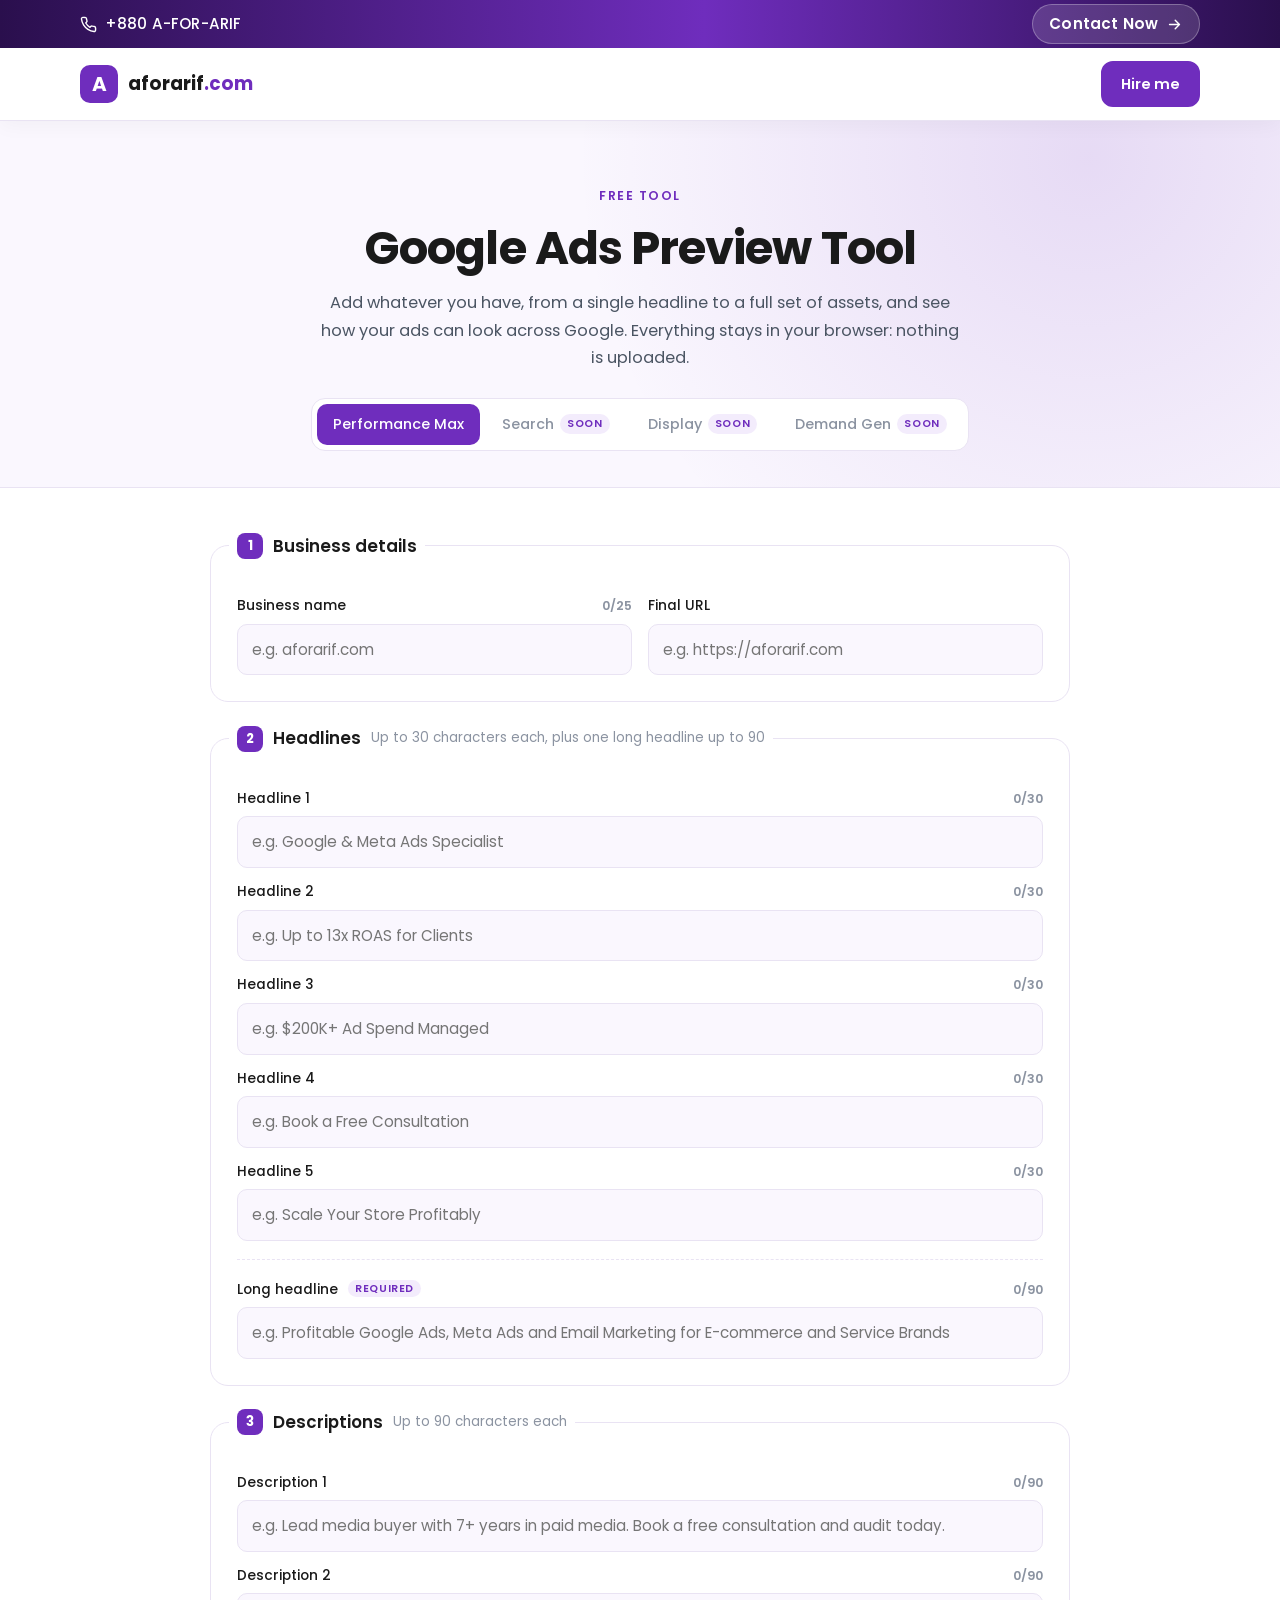
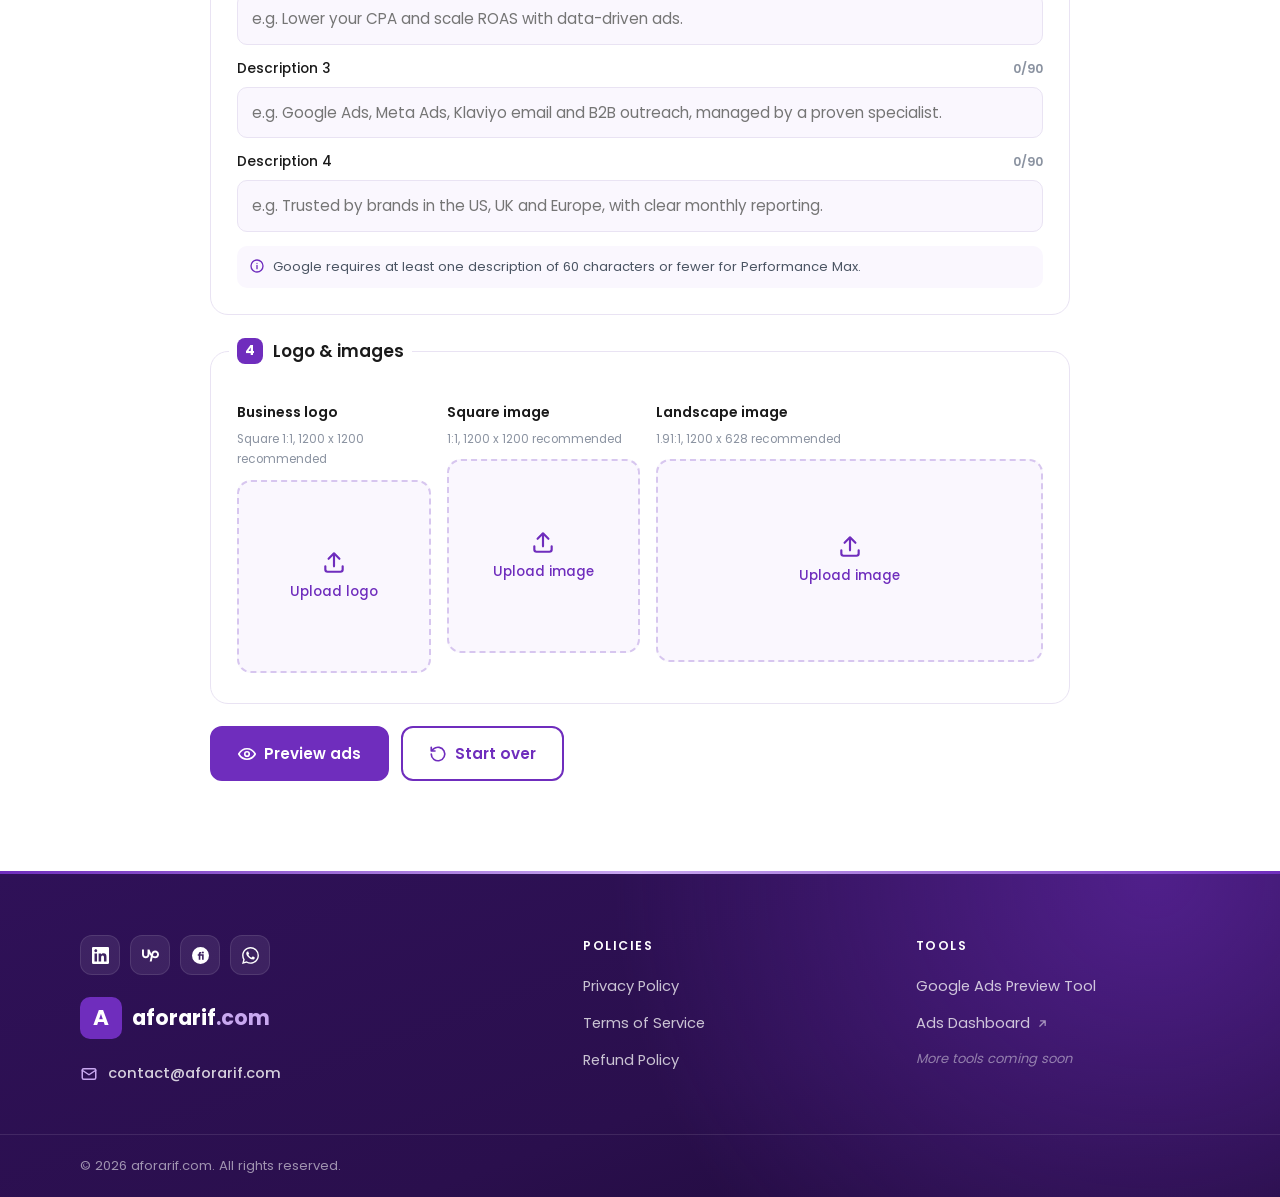
<file: google-ads-preview/index.html>
<!DOCTYPE html>
<html lang="en">
<head>
  <meta charset="UTF-8">
  <meta name="viewport" content="width=device-width, initial-scale=1">
  <title>Google Ads Preview Tool: Performance Max Ad Copy Preview | aforarif.com</title>
  <meta name="description" content="Free Google Ads preview tool. Enter your Performance Max headlines, descriptions, logo and images, check character limits, and preview how your assets combine across Search, Display, YouTube, Gmail and Discover.">
  <link rel="canonical" href="https://aforarif.com/google-ads-preview/">
  <meta property="og:type" content="website">
  <meta property="og:title" content="Google Ads Preview Tool | Performance Max">
  <meta property="og:description" content="Write and preview Performance Max ad copy across Search, Display, YouTube, Gmail and Discover. Free, runs in your browser.">
  <meta property="og:url" content="https://aforarif.com/google-ads-preview/">
  <meta property="og:image" content="https://aforarif.com/images/og-image.jpg">
  <meta name="theme-color" content="#6F2DBD">
  <link rel="icon" href="../favicon.ico" sizes="48x48">
  <link rel="icon" href="../favicon.svg" type="image/svg+xml">
  <link rel="apple-touch-icon" href="../icons/apple-touch-icon.png">
  <link rel="preload" href="../fonts/poppins-latin-400-normal.woff2" as="font" type="font/woff2" crossorigin>
  <link rel="stylesheet" href="../styles.css?v=20261112b">
  <link rel="stylesheet" href="tool.css?v=20261110b">
</head>
<body class="has-static-topbar tool-page">
  <svg width="0" height="0" style="position:absolute" aria-hidden="true"><defs>
      <symbol id="i-linkedin" viewBox="0 0 24 24"><path d="M20.447 20.452h-3.554v-5.569c0-1.328-.027-3.037-1.852-3.037-1.853 0-2.136 1.445-2.136 2.939v5.667H9.351V9h3.414v1.561h.046c.477-.9 1.637-1.85 3.37-1.85 3.601 0 4.267 2.37 4.267 5.455v6.286zM5.337 7.433c-1.144 0-2.063-.926-2.063-2.065 0-1.138.92-2.063 2.063-2.063 1.14 0 2.064.925 2.064 2.063 0 1.139-.925 2.065-2.064 2.065zm1.782 13.019H3.555V9h3.564v11.452zM22.225 0H1.771C.792 0 0 .774 0 1.729v20.542C0 23.227.792 24 1.771 24h20.451C23.2 24 24 23.227 24 22.271V1.729C24 .774 23.2 0 22.222 0h.003z"/></symbol>
      <symbol id="i-upwork" viewBox="0 0 24 24"><path d="M18.561 13.158c-1.102 0-2.135-.467-3.074-1.227l.228-1.076.008-.042c.207-1.143.849-3.06 2.839-3.06 1.492 0 2.703 1.212 2.703 2.703-.001 1.489-1.212 2.702-2.704 2.702zm0-8.14c-2.539 0-4.51 1.649-5.31 4.366-1.22-1.834-2.148-4.036-2.687-5.892H7.828v7.112c-.002 1.406-1.141 2.546-2.547 2.548-1.405-.002-2.543-1.143-2.545-2.548V3.492H0v7.112c0 2.914 2.37 5.303 5.281 5.303 2.913 0 5.283-2.389 5.283-5.303v-1.19c.529 1.107 1.182 2.229 1.974 3.221l-1.673 7.873h2.797l1.213-5.71c1.063.679 2.285 1.109 3.686 1.109 3 0 5.439-2.452 5.439-5.45 0-3-2.439-5.439-5.439-5.439z"/></symbol>
      <symbol id="i-fiverr" viewBox="0 0 24 24"><path fill-rule="evenodd" d="M12 0a12 12 0 1 0 0 24a12 12 0 1 0 0-24zM13.2 7.1h-1.3c-1.5 0-2.4.9-2.4 2.4v.7H8.1v2.1h1.4V18h2.3v-5.7h2.4V18h2.3v-7.8h-4.7v-.6c0-.3.2-.5.5-.5h.9zM15.4 6.2a1.4 1.4 0 1 0 0 2.8a1.4 1.4 0 1 0 0-2.8z"/></symbol>
      <symbol id="i-whatsapp" viewBox="0 0 24 24"><path d="M17.472 14.382c-.297-.149-1.758-.867-2.03-.967-.273-.099-.471-.148-.67.15-.197.297-.767.966-.94 1.164-.173.199-.347.223-.644.075-.297-.15-1.255-.463-2.39-1.475-.883-.788-1.48-1.761-1.653-2.059-.173-.297-.018-.458.13-.606.134-.133.298-.347.446-.52.149-.174.198-.298.298-.497.099-.198.05-.371-.025-.52-.075-.149-.669-1.612-.916-2.207-.242-.579-.487-.5-.669-.51-.173-.008-.371-.01-.57-.01-.198 0-.52.074-.792.372-.272.297-1.04 1.016-1.04 2.479 0 1.462 1.065 2.875 1.213 3.074.149.198 2.096 3.2 5.077 4.487.709.306 1.262.489 1.694.625.712.227 1.36.195 1.871.118.571-.085 1.758-.719 2.006-1.413.248-.694.248-1.289.173-1.413-.074-.124-.272-.198-.57-.347m-5.421 7.403h-.004a9.87 9.87 0 01-5.031-1.378l-.361-.214-3.741.982.998-3.648-.235-.374a9.86 9.86 0 01-1.51-5.26c.001-5.45 4.436-9.884 9.888-9.884 2.64 0 5.122 1.03 6.988 2.898a9.825 9.825 0 012.893 6.994c-.003 5.45-4.437 9.884-9.885 9.884m8.413-18.297A11.815 11.815 0 0012.05 0C5.495 0 .16 5.335.157 11.892c0 2.096.547 4.142 1.588 5.945L.057 24l6.305-1.654a11.882 11.882 0 005.683 1.448h.005c6.554 0 11.89-5.335 11.893-11.893a11.821 11.821 0 00-3.48-8.413Z"/></symbol>
      <symbol id="u-mail" viewBox="0 0 24 24"><rect x="3" y="5" width="18" height="14" rx="2"/><path d="M3 7l9 6 9-6"/></symbol>
      <symbol id="u-arrow" viewBox="0 0 24 24"><path d="M5 12h14M13 6l6 6-6 6"/></symbol>
    <symbol id="t-upload" viewBox="0 0 24 24"><path d="M12 16V4M7 9l5-5 5 5M4 16v3a2 2 0 0 0 2 2h12a2 2 0 0 0 2-2v-3"/></symbol>
    <symbol id="t-x" viewBox="0 0 24 24"><path d="M6 6l12 12M18 6 6 18"/></symbol>
    <symbol id="t-shuffle" viewBox="0 0 24 24"><path d="M16 3h5v5M4 20 21 3M21 16v5h-5M15 15l6 6M4 4l5 5"/></symbol>
    <symbol id="t-eye" viewBox="0 0 24 24"><path d="M1 12s4-7 11-7 11 7 11 7-4 7-11 7S1 12 1 12z"/><circle cx="12" cy="12" r="3"/></symbol>
    <symbol id="t-reset" viewBox="0 0 24 24"><path d="M3 12a9 9 0 1 0 3-6.7L3 8M3 3v5h5"/></symbol>
    <symbol id="t-info" viewBox="0 0 24 24"><circle cx="12" cy="12" r="9"/><path d="M12 11v5M12 8h.01"/></symbol>
  </defs></svg>

  <div class="topbar" id="topbar">
    <div class="container topbar-inner">
      <a href="../#contact" class="tb-phone" data-tel="MzQxMjc2Mjc3MTA4OCs=" aria-label="Call Arif"><svg viewBox="0 0 24 24" aria-hidden="true"><path d="M22 16.9v3a2 2 0 0 1-2.2 2 19.8 19.8 0 0 1-8.6-3.1 19.5 19.5 0 0 1-6-6A19.8 19.8 0 0 1 2.1 4.2 2 2 0 0 1 4.1 2h3a2 2 0 0 1 2 1.7c.1 1 .4 1.9.7 2.8a2 2 0 0 1-.5 2.1L8.1 9.9a16 16 0 0 0 6 6l1.3-1.3a2 2 0 0 1 2.1-.4c.9.3 1.8.6 2.8.7a2 2 0 0 1 1.7 2z"/></svg><span>+880 A-FOR-ARIF</span></a>
      <a href="../#contact" class="tb-cta">Contact Now<svg viewBox="0 0 24 24" aria-hidden="true"><path d="M5 12h14M13 6l6 6-6 6"/></svg></a>
    </div>
  </div>
  <script>
    // Phone number is stored scrambled and only becomes a tel: link when a person interacts with it
    document.querySelectorAll("[data-tel]").forEach(function (a) {
      var reveal = function () { if (a.dataset.ready) return; a.href = "tel:" + atob(a.dataset.tel).split("").reverse().join(""); a.dataset.ready = "1"; };
      ["pointerenter", "touchstart", "focus"].forEach(function (ev) { a.addEventListener(ev, reveal, { passive: true, once: true }); });
      a.addEventListener("click", reveal);
    });
  </script>

  <header class="header scrolled">
    <div class="container nav">
      <a href="../" class="logo" aria-label="aforarif.com home">
        <span class="logo-mark">A</span>
        <span class="logo-word">aforarif<span>.com</span></span>
      </a>
      <a href="../#contact" class="btn btn-sm">Hire me</a>
    </div>
  </header>

  <main>
    <section class="tool-hero">
      <div class="container">
        <p class="eyebrow">Free tool</p>
        <h1>Google Ads Preview Tool</h1>
        <p class="tool-lead">Add whatever you have, from a single headline to a full set of assets, and see how your ads can look across Google. Everything stays in your browser: nothing is uploaded.</p>
        <div class="cat-tabs" role="tablist" aria-label="Campaign type">
          <button class="cat-tab active" role="tab" aria-selected="true">Performance Max</button>
          <button class="cat-tab" role="tab" aria-selected="false" disabled>Search <em>Soon</em></button>
          <button class="cat-tab" role="tab" aria-selected="false" disabled>Display <em>Soon</em></button>
          <button class="cat-tab" role="tab" aria-selected="false" disabled>Demand Gen <em>Soon</em></button>
        </div>
      </div>
    </section>

    <section class="tool-body">
      <div class="container tool-grid">

        <form class="tool-form" id="adForm" novalidate>
          <!-- Business -->
          <fieldset class="panel">
            <legend><span class="step">1</span>Business details</legend>
            <div class="two-col">
              <label class="field">
                <span class="field-top"><span>Business name</span><span class="count" data-for="bizName"></span></span>
                <input type="text" id="bizName" data-max="25">
              </label>
              <label class="field">
                <span class="field-top"><span>Final URL</span></span>
                <input type="url" id="finalUrl">
              </label>
            </div>
          </fieldset>

          <!-- Headlines -->
          <fieldset class="panel">
            <legend><span class="step">2</span>Headlines <small>Up to 30 characters each, plus one long headline up to 90</small></legend>
            <div id="headlines" class="field-list"></div>
            <label class="field field-long">
              <span class="field-top"><span>Long headline <em class="tag-rec">Required</em></span><span class="count" data-for="lh1"></span></span>
              <input type="text" id="lh1" data-max="90" data-kind="lh" autocomplete="off">
              <span class="warn" data-warn="lh1"></span>
            </label>
          </fieldset>

          <!-- Descriptions -->
          <fieldset class="panel">
            <legend><span class="step">3</span>Descriptions <small>Up to 90 characters each</small></legend>
            <div id="descriptions" class="field-list"></div>
            <p class="hint"><svg><use href="#t-info"/></svg>Google requires at least one description of 60 characters or fewer for Performance Max.</p>
          </fieldset>

          <!-- Images -->
          <fieldset class="panel">
            <legend><span class="step">4</span>Logo &amp; images</legend>
            <div class="uploads">
              <div class="upload" data-slot="logo" data-ratio="1" data-min-w="128" data-min-h="128" data-rec="1200 x 1200">
                <span class="up-title">Business logo</span>
                <span class="up-spec">Square 1:1, 1200 x 1200 recommended</span>
                <label class="drop">
                  <input type="file" accept="image/png,image/jpeg,image/webp,image/gif" hidden>
                  <span class="drop-empty"><svg><use href="#t-upload"/></svg>Upload logo</span>
                  <img alt="" hidden>
                </label>
                <button type="button" class="remove" hidden><svg><use href="#t-x"/></svg>Remove</button>
                <span class="up-msg" aria-live="polite"></span>
              </div>
              <div class="upload" data-slot="square" data-ratio="1" data-min-w="300" data-min-h="300" data-rec="1200 x 1200">
                <span class="up-title">Square image</span>
                <span class="up-spec">1:1, 1200 x 1200 recommended</span>
                <label class="drop">
                  <input type="file" accept="image/png,image/jpeg,image/webp,image/gif" hidden>
                  <span class="drop-empty"><svg><use href="#t-upload"/></svg>Upload image</span>
                  <img alt="" hidden>
                </label>
                <button type="button" class="remove" hidden><svg><use href="#t-x"/></svg>Remove</button>
                <span class="up-msg" aria-live="polite"></span>
              </div>
              <div class="upload upload-wide" data-slot="landscape" data-ratio="1.91" data-min-w="600" data-min-h="314" data-rec="1200 x 628">
                <span class="up-title">Landscape image</span>
                <span class="up-spec">1.91:1, 1200 x 628 recommended</span>
                <label class="drop">
                  <input type="file" accept="image/png,image/jpeg,image/webp,image/gif" hidden>
                  <span class="drop-empty"><svg><use href="#t-upload"/></svg>Upload image</span>
                  <img alt="" hidden>
                </label>
                <button type="button" class="remove" hidden><svg><use href="#t-x"/></svg>Remove</button>
                <span class="up-msg" aria-live="polite"></span>
              </div>
            </div>
          </fieldset>

          <div class="actions">
            <button type="submit" class="btn" id="previewBtn"><svg><use href="#t-eye"/></svg>Preview ads</button>
            <button type="button" class="btn btn-ghost" id="resetBtn"><svg><use href="#t-reset"/></svg>Start over</button>
          </div>
        </form>

        <!-- Preview -->
        <section class="preview" id="preview" aria-label="Ad previews" hidden>
          <div class="preview-head">
            <div>
              <h2>Ad previews</h2>
              <p>Google mixes your assets automatically. Shuffle to see other combinations.</p>
            </div>
            <button type="button" class="btn btn-sm" id="shuffleBtn"><svg><use href="#t-shuffle"/></svg>Shuffle</button>
          </div>

          <div class="format-tabs" id="formatTabs" role="tablist">
            <button class="format-tab active" data-format="all">All</button>
            <button class="format-tab" data-format="search">Search</button>
            <button class="format-tab" data-format="display">Display</button>
            <button class="format-tab" data-format="youtube">YouTube</button>
            <button class="format-tab" data-format="gmail">Gmail</button>
            <button class="format-tab" data-format="discover">Discover</button>
          </div>

          <div class="checklist" id="checklist" aria-live="polite"></div>

          <div class="ads-grid" id="adsGrid"></div>
          <p class="preview-note">Previews are illustrations of how assets can combine. Google decides the final layout, and not every combination will serve.</p>
        </section>

      </div>
    </section>
  </main>

  <footer class="footer">
    <div class="container footer-grid">
      <div class="footer-brand">
        <div class="footer-social">
          <a href="https://www.linkedin.com/in/aisforarif" target="_blank" rel="noopener" aria-label="LinkedIn"><svg><use href="#i-linkedin"/></svg></a>
          <a href="https://www.upwork.com/freelancers/~014ea48be93224f76a" target="_blank" rel="noopener" aria-label="Upwork"><svg><use href="#i-upwork"/></svg></a>
          <a href="https://www.fiverr.com/aforarif" target="_blank" rel="noopener" aria-label="Fiverr"><svg><use href="#i-fiverr"/></svg></a>
          <a href="https://wa.me/message/KRKGG3DOSRK7B1" target="_blank" rel="noopener" aria-label="WhatsApp"><svg><use href="#i-whatsapp"/></svg></a>
        </div>
        <a href="../" class="logo logo-light" aria-label="aforarif.com home">
          <span class="logo-mark">A</span>
          <span class="logo-word">aforarif<span>.com</span></span>
        </a>
        <a href="mailto:contact@aforarif.com" class="footer-mail"><svg><use href="#u-mail"/></svg>contact@aforarif.com</a>
      </div>

      <nav class="footer-col" aria-label="Policies">
        <h4>Policies</h4>
        <a href="../privacy-policy.html">Privacy Policy</a>
        <a href="../terms-of-service.html">Terms of Service</a>
        <a href="../refund-policy.html">Refund Policy</a>
      </nav>

      <nav class="footer-col" aria-label="Tools">
        <h4>Tools</h4>
        <a href="./">Google Ads Preview Tool</a>
        <a href="https://www.adssignal.online/" target="_blank" rel="noopener">Ads Dashboard<svg class="ext"><use href="#u-arrow"/></svg></a>
        <span class="footer-soon">More tools coming soon</span>
      </nav>
    </div>

    <div class="footer-bottom">
      <div class="container footer-bottom-inner">
        <p>&copy; <span id="year">2026</span> aforarif.com. All rights reserved.</p>
      </div>
    </div>
  </footer>

  <script src="app.js?v=20261110b" defer></script>
</body>
</html>
</file>
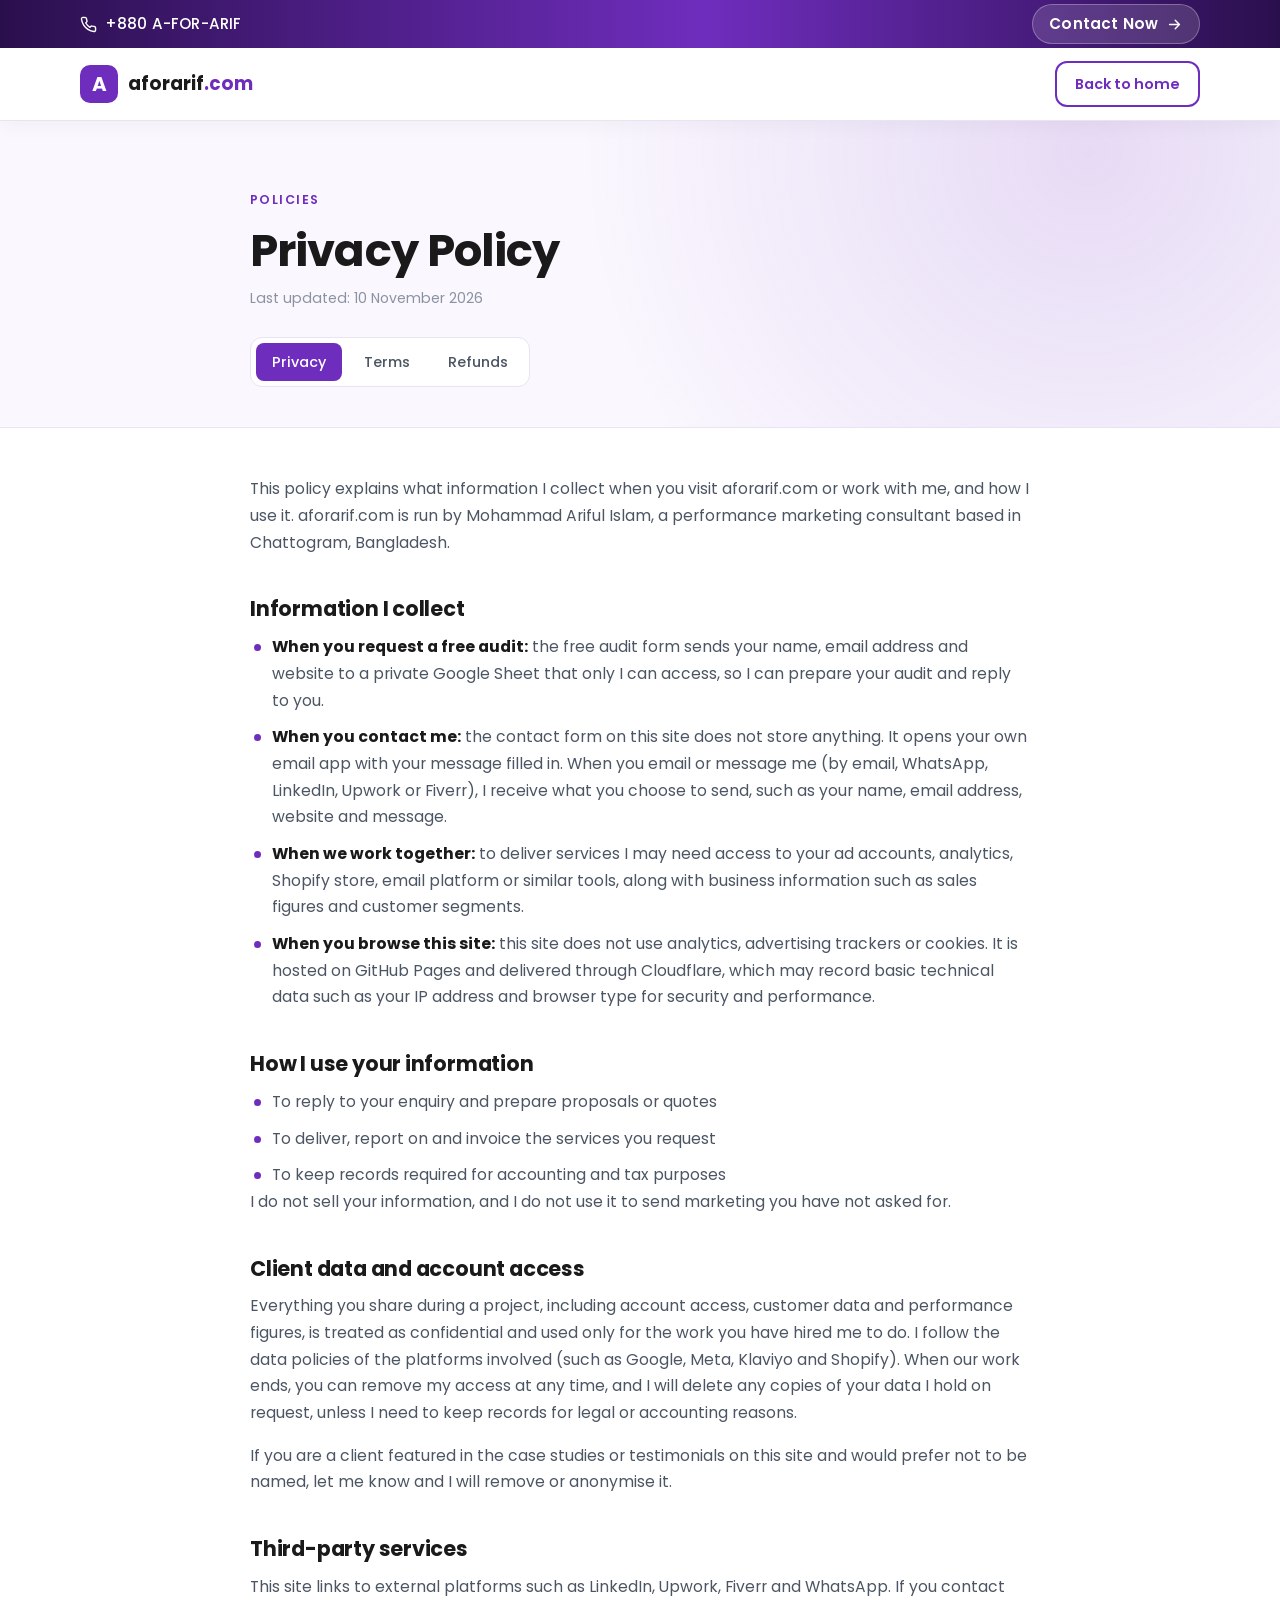
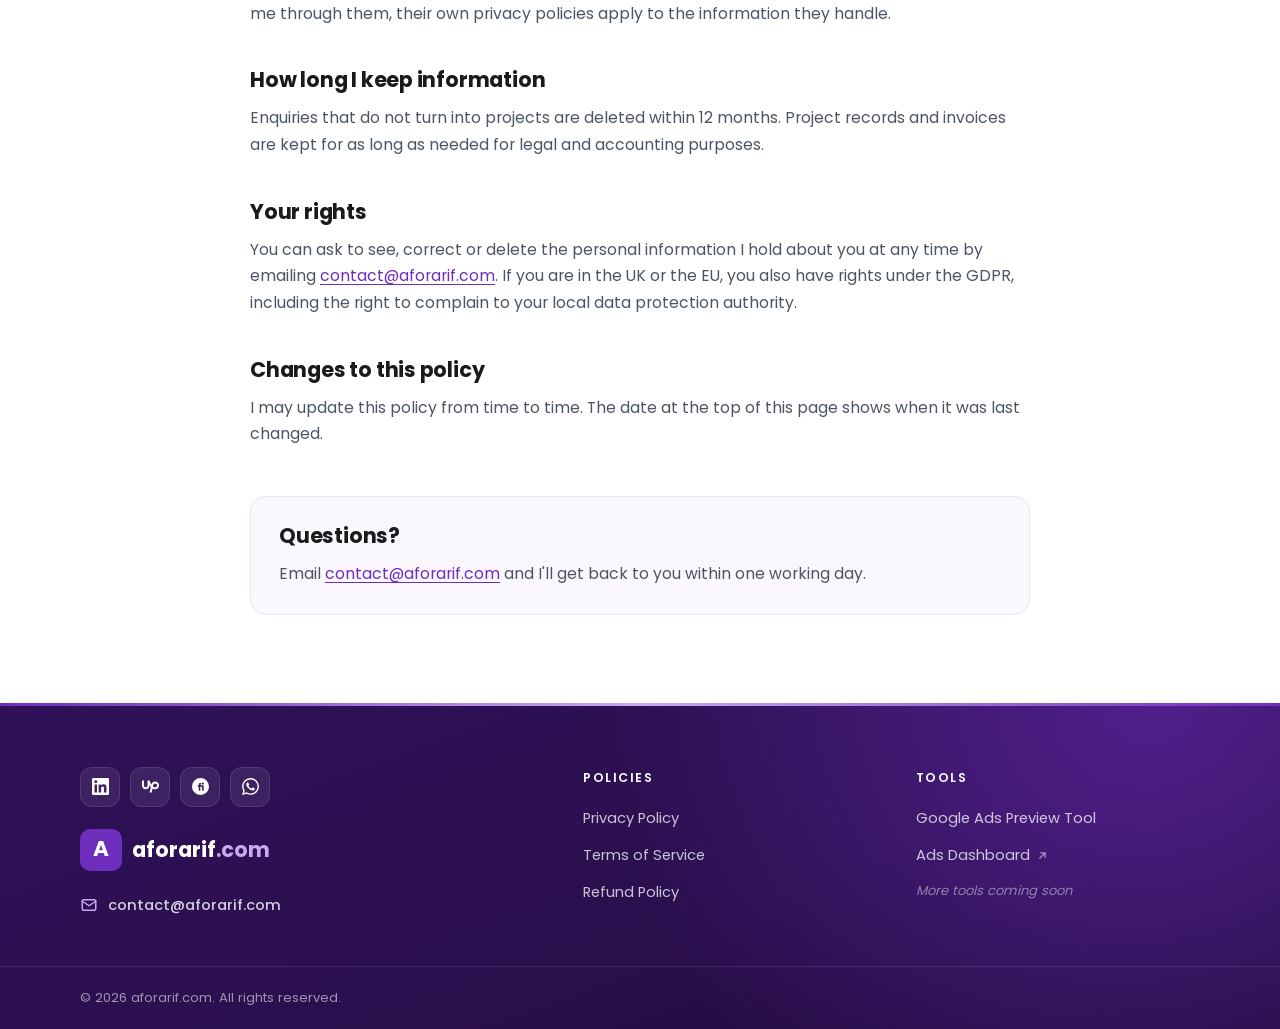
<file: privacy-policy.html>
<!DOCTYPE html>
<html lang="en">
<head>
  <meta charset="UTF-8">
  <meta name="viewport" content="width=device-width, initial-scale=1">
  <title>Privacy Policy | aforarif.com</title>
  <meta name="description" content="How aforarif.com collects, uses and protects your information.">
  <link rel="canonical" href="https://aforarif.com/privacy-policy.html">
  <meta name="theme-color" content="#6F2DBD">
  <link rel="icon" href="favicon.ico" sizes="48x48">
  <link rel="icon" href="favicon.svg" type="image/svg+xml">
  <link rel="apple-touch-icon" href="icons/apple-touch-icon.png">
  <link rel="preload" href="fonts/poppins-latin-400-normal.woff2" as="font" type="font/woff2" crossorigin>
  <link rel="stylesheet" href="styles.css?v=20261112b">
</head>
<body class="has-static-topbar legal-page">
  <svg width="0" height="0" style="position:absolute" aria-hidden="true"><defs>
      <symbol id="i-linkedin" viewBox="0 0 24 24"><path d="M20.447 20.452h-3.554v-5.569c0-1.328-.027-3.037-1.852-3.037-1.853 0-2.136 1.445-2.136 2.939v5.667H9.351V9h3.414v1.561h.046c.477-.9 1.637-1.85 3.37-1.85 3.601 0 4.267 2.37 4.267 5.455v6.286zM5.337 7.433c-1.144 0-2.063-.926-2.063-2.065 0-1.138.92-2.063 2.063-2.063 1.14 0 2.064.925 2.064 2.063 0 1.139-.925 2.065-2.064 2.065zm1.782 13.019H3.555V9h3.564v11.452zM22.225 0H1.771C.792 0 0 .774 0 1.729v20.542C0 23.227.792 24 1.771 24h20.451C23.2 24 24 23.227 24 22.271V1.729C24 .774 23.2 0 22.222 0h.003z"/></symbol>
      <symbol id="i-upwork" viewBox="0 0 24 24"><path d="M18.561 13.158c-1.102 0-2.135-.467-3.074-1.227l.228-1.076.008-.042c.207-1.143.849-3.06 2.839-3.06 1.492 0 2.703 1.212 2.703 2.703-.001 1.489-1.212 2.702-2.704 2.702zm0-8.14c-2.539 0-4.51 1.649-5.31 4.366-1.22-1.834-2.148-4.036-2.687-5.892H7.828v7.112c-.002 1.406-1.141 2.546-2.547 2.548-1.405-.002-2.543-1.143-2.545-2.548V3.492H0v7.112c0 2.914 2.37 5.303 5.281 5.303 2.913 0 5.283-2.389 5.283-5.303v-1.19c.529 1.107 1.182 2.229 1.974 3.221l-1.673 7.873h2.797l1.213-5.71c1.063.679 2.285 1.109 3.686 1.109 3 0 5.439-2.452 5.439-5.45 0-3-2.439-5.439-5.439-5.439z"/></symbol>
      <symbol id="i-fiverr" viewBox="0 0 24 24"><path fill-rule="evenodd" d="M12 0a12 12 0 1 0 0 24a12 12 0 1 0 0-24zM13.2 7.1h-1.3c-1.5 0-2.4.9-2.4 2.4v.7H8.1v2.1h1.4V18h2.3v-5.7h2.4V18h2.3v-7.8h-4.7v-.6c0-.3.2-.5.5-.5h.9zM15.4 6.2a1.4 1.4 0 1 0 0 2.8a1.4 1.4 0 1 0 0-2.8z"/></symbol>
      <symbol id="i-whatsapp" viewBox="0 0 24 24"><path d="M17.472 14.382c-.297-.149-1.758-.867-2.03-.967-.273-.099-.471-.148-.67.15-.197.297-.767.966-.94 1.164-.173.199-.347.223-.644.075-.297-.15-1.255-.463-2.39-1.475-.883-.788-1.48-1.761-1.653-2.059-.173-.297-.018-.458.13-.606.134-.133.298-.347.446-.52.149-.174.198-.298.298-.497.099-.198.05-.371-.025-.52-.075-.149-.669-1.612-.916-2.207-.242-.579-.487-.5-.669-.51-.173-.008-.371-.01-.57-.01-.198 0-.52.074-.792.372-.272.297-1.04 1.016-1.04 2.479 0 1.462 1.065 2.875 1.213 3.074.149.198 2.096 3.2 5.077 4.487.709.306 1.262.489 1.694.625.712.227 1.36.195 1.871.118.571-.085 1.758-.719 2.006-1.413.248-.694.248-1.289.173-1.413-.074-.124-.272-.198-.57-.347m-5.421 7.403h-.004a9.87 9.87 0 01-5.031-1.378l-.361-.214-3.741.982.998-3.648-.235-.374a9.86 9.86 0 01-1.51-5.26c.001-5.45 4.436-9.884 9.888-9.884 2.64 0 5.122 1.03 6.988 2.898a9.825 9.825 0 012.893 6.994c-.003 5.45-4.437 9.884-9.885 9.884m8.413-18.297A11.815 11.815 0 0012.05 0C5.495 0 .16 5.335.157 11.892c0 2.096.547 4.142 1.588 5.945L.057 24l6.305-1.654a11.882 11.882 0 005.683 1.448h.005c6.554 0 11.89-5.335 11.893-11.893a11.821 11.821 0 00-3.48-8.413Z"/></symbol>
      <symbol id="u-mail" viewBox="0 0 24 24"><rect x="3" y="5" width="18" height="14" rx="2"/><path d="M3 7l9 6 9-6"/></symbol>
      <symbol id="u-arrow" viewBox="0 0 24 24"><path d="M5 12h14M13 6l6 6-6 6"/></symbol>
  </defs></svg>

  <div class="topbar" id="topbar">
    <div class="container topbar-inner">
      <a href="./#contact" class="tb-phone" data-tel="MzQxMjc2Mjc3MTA4OCs=" aria-label="Call Arif"><svg viewBox="0 0 24 24" aria-hidden="true"><path d="M22 16.9v3a2 2 0 0 1-2.2 2 19.8 19.8 0 0 1-8.6-3.1 19.5 19.5 0 0 1-6-6A19.8 19.8 0 0 1 2.1 4.2 2 2 0 0 1 4.1 2h3a2 2 0 0 1 2 1.7c.1 1 .4 1.9.7 2.8a2 2 0 0 1-.5 2.1L8.1 9.9a16 16 0 0 0 6 6l1.3-1.3a2 2 0 0 1 2.1-.4c.9.3 1.8.6 2.8.7a2 2 0 0 1 1.7 2z"/></svg><span>+880 A-FOR-ARIF</span></a>
      <a href="./#contact" class="tb-cta">Contact Now<svg viewBox="0 0 24 24" aria-hidden="true"><path d="M5 12h14M13 6l6 6-6 6"/></svg></a>
    </div>
  </div>
  <script>
    // Phone number is stored scrambled and only becomes a tel: link when a person interacts with it
    document.querySelectorAll("[data-tel]").forEach(function (a) {
      var reveal = function () { if (a.dataset.ready) return; a.href = "tel:" + atob(a.dataset.tel).split("").reverse().join(""); a.dataset.ready = "1"; };
      ["pointerenter", "touchstart", "focus"].forEach(function (ev) { a.addEventListener(ev, reveal, { passive: true, once: true }); });
      a.addEventListener("click", reveal);
    });
  </script>

  <header class="header scrolled">
    <div class="container nav">
      <a href="./" class="logo" aria-label="aforarif.com home">
        <span class="logo-mark">A</span>
        <span class="logo-word">aforarif<span>.com</span></span>
      </a>
      <a href="./" class="btn btn-sm btn-ghost">Back to home</a>
    </div>
  </header>

  <main class="legal">
    <div class="legal-hero">
      <div class="container legal-narrow">
        <p class="eyebrow">Policies</p>
        <h1>Privacy Policy</h1>
        <p class="legal-updated">Last updated: 10 November 2026</p>
        <nav class="legal-tabs" aria-label="Policy pages">
          <a href="privacy-policy.html" aria-current="page">Privacy</a>
          <a href="terms-of-service.html">Terms</a>
          <a href="refund-policy.html">Refunds</a>
        </nav>
      </div>
    </div>
    <article class="container legal-narrow legal-body">
      <p>This policy explains what information I collect when you visit aforarif.com or work with me, and how I use it. aforarif.com is run by Mohammad Ariful Islam, a performance marketing consultant based in Chattogram, Bangladesh.</p>

      <h2>Information I collect</h2>
      <ul>
        <li><strong>When you request a free audit:</strong> the free audit form sends your name, email address and website to a private Google Sheet that only I can access, so I can prepare your audit and reply to you.</li>
        <li><strong>When you contact me:</strong> the contact form on this site does not store anything. It opens your own email app with your message filled in. When you email or message me (by email, WhatsApp, LinkedIn, Upwork or Fiverr), I receive what you choose to send, such as your name, email address, website and message.</li>
        <li><strong>When we work together:</strong> to deliver services I may need access to your ad accounts, analytics, Shopify store, email platform or similar tools, along with business information such as sales figures and customer segments.</li>
        <li><strong>When you browse this site:</strong> this site does not use analytics, advertising trackers or cookies. It is hosted on GitHub Pages and delivered through Cloudflare, which may record basic technical data such as your IP address and browser type for security and performance.</li>
      </ul>

      <h2>How I use your information</h2>
      <ul>
        <li>To reply to your enquiry and prepare proposals or quotes</li>
        <li>To deliver, report on and invoice the services you request</li>
        <li>To keep records required for accounting and tax purposes</li>
      </ul>
      <p>I do not sell your information, and I do not use it to send marketing you have not asked for.</p>

      <h2>Client data and account access</h2>
      <p>Everything you share during a project, including account access, customer data and performance figures, is treated as confidential and used only for the work you have hired me to do. I follow the data policies of the platforms involved (such as Google, Meta, Klaviyo and Shopify). When our work ends, you can remove my access at any time, and I will delete any copies of your data I hold on request, unless I need to keep records for legal or accounting reasons.</p>
      <p>If you are a client featured in the case studies or testimonials on this site and would prefer not to be named, let me know and I will remove or anonymise it.</p>

      <h2>Third-party services</h2>
      <p>This site links to external platforms such as LinkedIn, Upwork, Fiverr and WhatsApp. If you contact me through them, their own privacy policies apply to the information they handle.</p>

      <h2>How long I keep information</h2>
      <p>Enquiries that do not turn into projects are deleted within 12 months. Project records and invoices are kept for as long as needed for legal and accounting purposes.</p>

      <h2>Your rights</h2>
      <p>You can ask to see, correct or delete the personal information I hold about you at any time by emailing <a href="mailto:contact@aforarif.com">contact@aforarif.com</a>. If you are in the UK or the EU, you also have rights under the GDPR, including the right to complain to your local data protection authority.</p>

      <h2>Changes to this policy</h2>
      <p>I may update this policy from time to time. The date at the top of this page shows when it was last changed.</p>

      <div class="legal-contact">
        <h2>Questions?</h2>
        <p>Email <a href="mailto:contact@aforarif.com">contact@aforarif.com</a> and I'll get back to you within one working day.</p>
      </div>
    </article>
  </main>

  <footer class="footer">
    <div class="container footer-grid">
      <div class="footer-brand">
        <div class="footer-social">
          <a href="https://www.linkedin.com/in/aisforarif" target="_blank" rel="noopener" aria-label="LinkedIn"><svg><use href="#i-linkedin"/></svg></a>
          <a href="https://www.upwork.com/freelancers/~014ea48be93224f76a" target="_blank" rel="noopener" aria-label="Upwork"><svg><use href="#i-upwork"/></svg></a>
          <a href="https://www.fiverr.com/aforarif" target="_blank" rel="noopener" aria-label="Fiverr"><svg><use href="#i-fiverr"/></svg></a>
          <a href="https://wa.me/message/KRKGG3DOSRK7B1" target="_blank" rel="noopener" aria-label="WhatsApp"><svg><use href="#i-whatsapp"/></svg></a>
        </div>
        <a href="./" class="logo logo-light" aria-label="aforarif.com home">
          <span class="logo-mark">A</span>
          <span class="logo-word">aforarif<span>.com</span></span>
        </a>
        <a href="mailto:contact@aforarif.com" class="footer-mail"><svg><use href="#u-mail"/></svg>contact@aforarif.com</a>
      </div>

      <nav class="footer-col" aria-label="Policies">
        <h4>Policies</h4>
        <a href="privacy-policy.html">Privacy Policy</a>
        <a href="terms-of-service.html">Terms of Service</a>
        <a href="refund-policy.html">Refund Policy</a>
      </nav>

      <nav class="footer-col" aria-label="Tools">
        <h4>Tools</h4>
        <a href="google-ads-preview/">Google Ads Preview Tool</a>
        <a href="https://www.adssignal.online/" target="_blank" rel="noopener">Ads Dashboard<svg class="ext"><use href="#u-arrow"/></svg></a>
        <span class="footer-soon">More tools coming soon</span>
      </nav>
    </div>

    <div class="footer-bottom">
      <div class="container footer-bottom-inner">
        <p>&copy; <span id="year">2026</span> aforarif.com. All rights reserved.</p>
      </div>
    </div>
  </footer>

  <script>document.getElementById("year").textContent = new Date().getFullYear();</script>
</body>
</html>
</file>
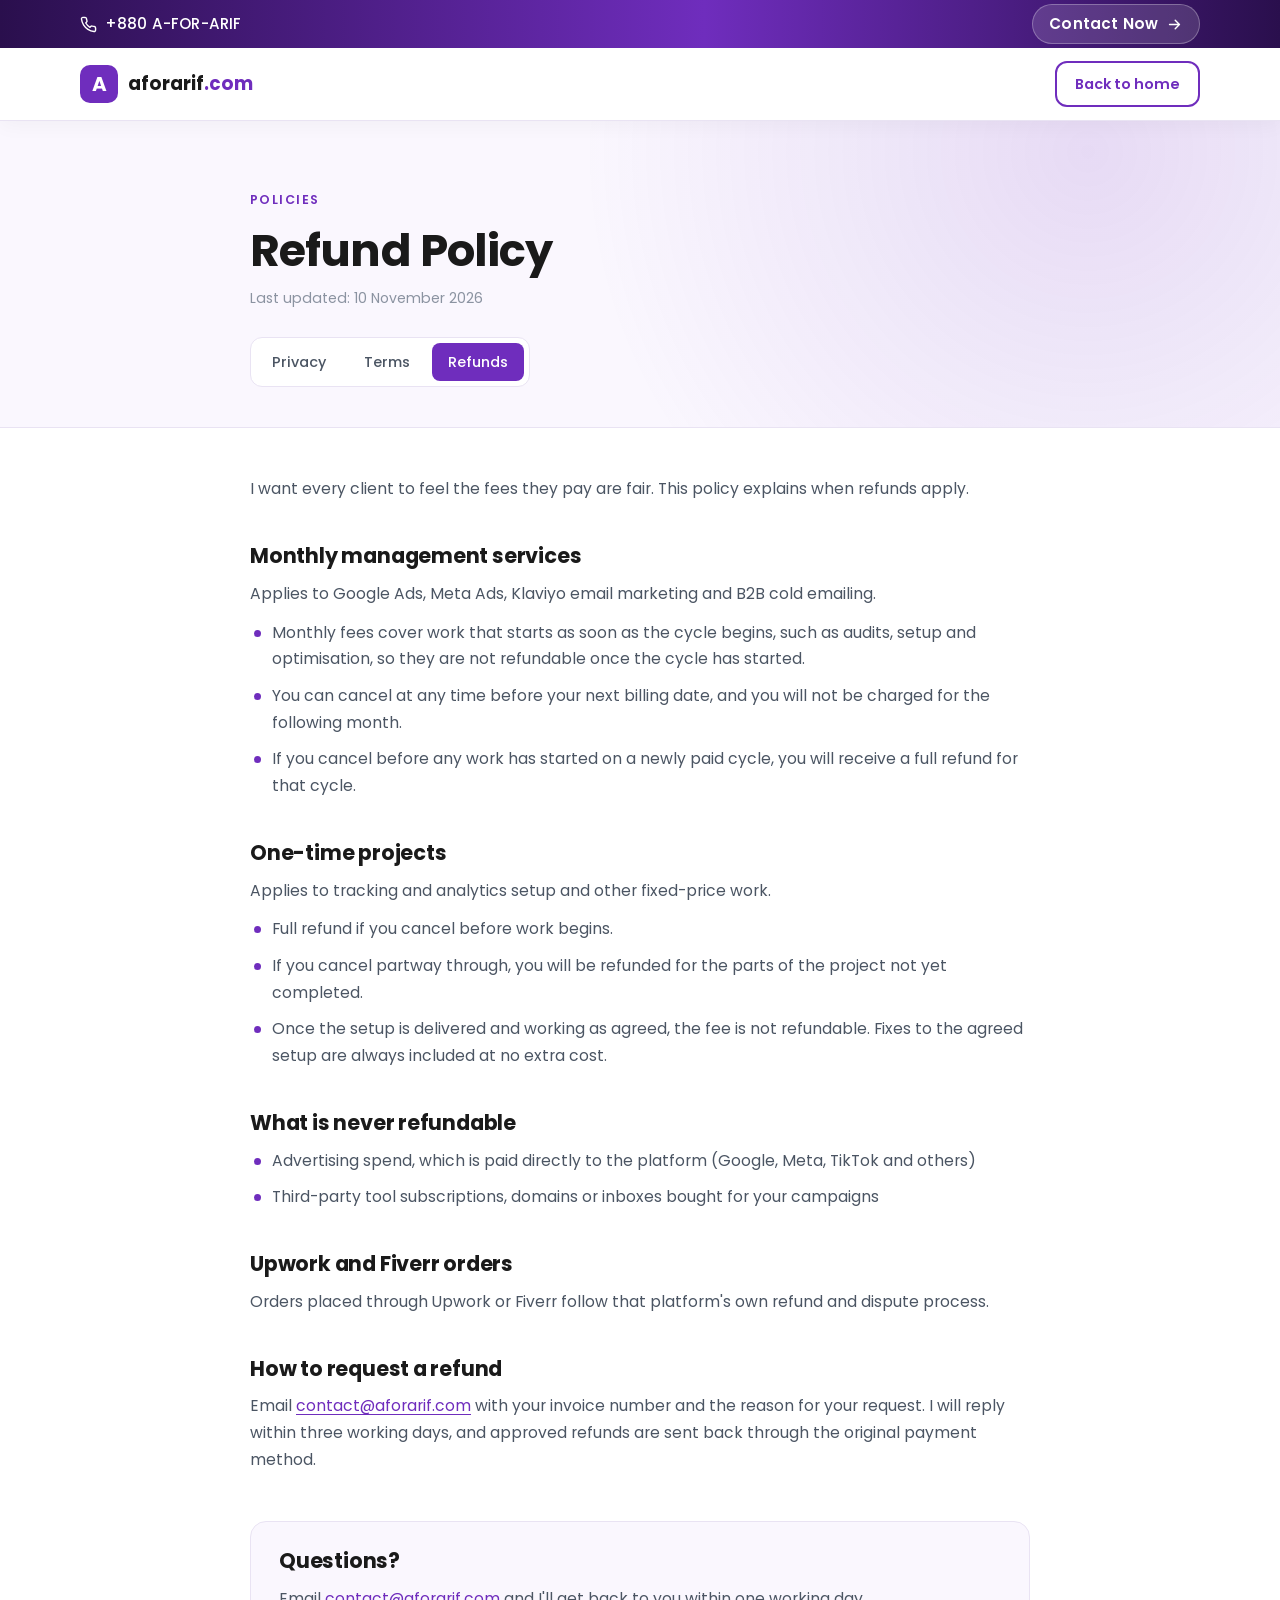
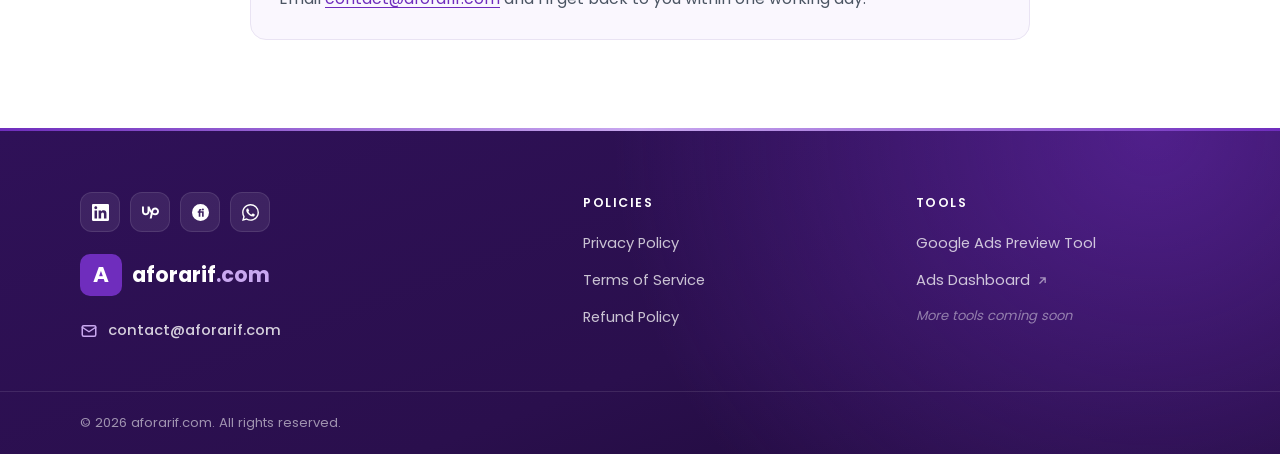
<file: refund-policy.html>
<!DOCTYPE html>
<html lang="en">
<head>
  <meta charset="UTF-8">
  <meta name="viewport" content="width=device-width, initial-scale=1">
  <title>Refund Policy | aforarif.com</title>
  <meta name="description" content="When refunds apply for monthly services and one-time projects at aforarif.com.">
  <link rel="canonical" href="https://aforarif.com/refund-policy.html">
  <meta name="theme-color" content="#6F2DBD">
  <link rel="icon" href="favicon.ico" sizes="48x48">
  <link rel="icon" href="favicon.svg" type="image/svg+xml">
  <link rel="apple-touch-icon" href="icons/apple-touch-icon.png">
  <link rel="preload" href="fonts/poppins-latin-400-normal.woff2" as="font" type="font/woff2" crossorigin>
  <link rel="stylesheet" href="styles.css?v=20261112b">
</head>
<body class="has-static-topbar legal-page">
  <svg width="0" height="0" style="position:absolute" aria-hidden="true"><defs>
      <symbol id="i-linkedin" viewBox="0 0 24 24"><path d="M20.447 20.452h-3.554v-5.569c0-1.328-.027-3.037-1.852-3.037-1.853 0-2.136 1.445-2.136 2.939v5.667H9.351V9h3.414v1.561h.046c.477-.9 1.637-1.85 3.37-1.85 3.601 0 4.267 2.37 4.267 5.455v6.286zM5.337 7.433c-1.144 0-2.063-.926-2.063-2.065 0-1.138.92-2.063 2.063-2.063 1.14 0 2.064.925 2.064 2.063 0 1.139-.925 2.065-2.064 2.065zm1.782 13.019H3.555V9h3.564v11.452zM22.225 0H1.771C.792 0 0 .774 0 1.729v20.542C0 23.227.792 24 1.771 24h20.451C23.2 24 24 23.227 24 22.271V1.729C24 .774 23.2 0 22.222 0h.003z"/></symbol>
      <symbol id="i-upwork" viewBox="0 0 24 24"><path d="M18.561 13.158c-1.102 0-2.135-.467-3.074-1.227l.228-1.076.008-.042c.207-1.143.849-3.06 2.839-3.06 1.492 0 2.703 1.212 2.703 2.703-.001 1.489-1.212 2.702-2.704 2.702zm0-8.14c-2.539 0-4.51 1.649-5.31 4.366-1.22-1.834-2.148-4.036-2.687-5.892H7.828v7.112c-.002 1.406-1.141 2.546-2.547 2.548-1.405-.002-2.543-1.143-2.545-2.548V3.492H0v7.112c0 2.914 2.37 5.303 5.281 5.303 2.913 0 5.283-2.389 5.283-5.303v-1.19c.529 1.107 1.182 2.229 1.974 3.221l-1.673 7.873h2.797l1.213-5.71c1.063.679 2.285 1.109 3.686 1.109 3 0 5.439-2.452 5.439-5.45 0-3-2.439-5.439-5.439-5.439z"/></symbol>
      <symbol id="i-fiverr" viewBox="0 0 24 24"><path fill-rule="evenodd" d="M12 0a12 12 0 1 0 0 24a12 12 0 1 0 0-24zM13.2 7.1h-1.3c-1.5 0-2.4.9-2.4 2.4v.7H8.1v2.1h1.4V18h2.3v-5.7h2.4V18h2.3v-7.8h-4.7v-.6c0-.3.2-.5.5-.5h.9zM15.4 6.2a1.4 1.4 0 1 0 0 2.8a1.4 1.4 0 1 0 0-2.8z"/></symbol>
      <symbol id="i-whatsapp" viewBox="0 0 24 24"><path d="M17.472 14.382c-.297-.149-1.758-.867-2.03-.967-.273-.099-.471-.148-.67.15-.197.297-.767.966-.94 1.164-.173.199-.347.223-.644.075-.297-.15-1.255-.463-2.39-1.475-.883-.788-1.48-1.761-1.653-2.059-.173-.297-.018-.458.13-.606.134-.133.298-.347.446-.52.149-.174.198-.298.298-.497.099-.198.05-.371-.025-.52-.075-.149-.669-1.612-.916-2.207-.242-.579-.487-.5-.669-.51-.173-.008-.371-.01-.57-.01-.198 0-.52.074-.792.372-.272.297-1.04 1.016-1.04 2.479 0 1.462 1.065 2.875 1.213 3.074.149.198 2.096 3.2 5.077 4.487.709.306 1.262.489 1.694.625.712.227 1.36.195 1.871.118.571-.085 1.758-.719 2.006-1.413.248-.694.248-1.289.173-1.413-.074-.124-.272-.198-.57-.347m-5.421 7.403h-.004a9.87 9.87 0 01-5.031-1.378l-.361-.214-3.741.982.998-3.648-.235-.374a9.86 9.86 0 01-1.51-5.26c.001-5.45 4.436-9.884 9.888-9.884 2.64 0 5.122 1.03 6.988 2.898a9.825 9.825 0 012.893 6.994c-.003 5.45-4.437 9.884-9.885 9.884m8.413-18.297A11.815 11.815 0 0012.05 0C5.495 0 .16 5.335.157 11.892c0 2.096.547 4.142 1.588 5.945L.057 24l6.305-1.654a11.882 11.882 0 005.683 1.448h.005c6.554 0 11.89-5.335 11.893-11.893a11.821 11.821 0 00-3.48-8.413Z"/></symbol>
      <symbol id="u-mail" viewBox="0 0 24 24"><rect x="3" y="5" width="18" height="14" rx="2"/><path d="M3 7l9 6 9-6"/></symbol>
      <symbol id="u-arrow" viewBox="0 0 24 24"><path d="M5 12h14M13 6l6 6-6 6"/></symbol>
  </defs></svg>

  <div class="topbar" id="topbar">
    <div class="container topbar-inner">
      <a href="./#contact" class="tb-phone" data-tel="MzQxMjc2Mjc3MTA4OCs=" aria-label="Call Arif"><svg viewBox="0 0 24 24" aria-hidden="true"><path d="M22 16.9v3a2 2 0 0 1-2.2 2 19.8 19.8 0 0 1-8.6-3.1 19.5 19.5 0 0 1-6-6A19.8 19.8 0 0 1 2.1 4.2 2 2 0 0 1 4.1 2h3a2 2 0 0 1 2 1.7c.1 1 .4 1.9.7 2.8a2 2 0 0 1-.5 2.1L8.1 9.9a16 16 0 0 0 6 6l1.3-1.3a2 2 0 0 1 2.1-.4c.9.3 1.8.6 2.8.7a2 2 0 0 1 1.7 2z"/></svg><span>+880 A-FOR-ARIF</span></a>
      <a href="./#contact" class="tb-cta">Contact Now<svg viewBox="0 0 24 24" aria-hidden="true"><path d="M5 12h14M13 6l6 6-6 6"/></svg></a>
    </div>
  </div>
  <script>
    // Phone number is stored scrambled and only becomes a tel: link when a person interacts with it
    document.querySelectorAll("[data-tel]").forEach(function (a) {
      var reveal = function () { if (a.dataset.ready) return; a.href = "tel:" + atob(a.dataset.tel).split("").reverse().join(""); a.dataset.ready = "1"; };
      ["pointerenter", "touchstart", "focus"].forEach(function (ev) { a.addEventListener(ev, reveal, { passive: true, once: true }); });
      a.addEventListener("click", reveal);
    });
  </script>

  <header class="header scrolled">
    <div class="container nav">
      <a href="./" class="logo" aria-label="aforarif.com home">
        <span class="logo-mark">A</span>
        <span class="logo-word">aforarif<span>.com</span></span>
      </a>
      <a href="./" class="btn btn-sm btn-ghost">Back to home</a>
    </div>
  </header>

  <main class="legal">
    <div class="legal-hero">
      <div class="container legal-narrow">
        <p class="eyebrow">Policies</p>
        <h1>Refund Policy</h1>
        <p class="legal-updated">Last updated: 10 November 2026</p>
        <nav class="legal-tabs" aria-label="Policy pages">
          <a href="privacy-policy.html">Privacy</a>
          <a href="terms-of-service.html">Terms</a>
          <a href="refund-policy.html" aria-current="page">Refunds</a>
        </nav>
      </div>
    </div>
    <article class="container legal-narrow legal-body">
      <p>I want every client to feel the fees they pay are fair. This policy explains when refunds apply.</p>

      <h2>Monthly management services</h2>
      <p>Applies to Google Ads, Meta Ads, Klaviyo email marketing and B2B cold emailing.</p>
      <ul>
        <li>Monthly fees cover work that starts as soon as the cycle begins, such as audits, setup and optimisation, so they are not refundable once the cycle has started.</li>
        <li>You can cancel at any time before your next billing date, and you will not be charged for the following month.</li>
        <li>If you cancel before any work has started on a newly paid cycle, you will receive a full refund for that cycle.</li>
      </ul>

      <h2>One-time projects</h2>
      <p>Applies to tracking and analytics setup and other fixed-price work.</p>
      <ul>
        <li>Full refund if you cancel before work begins.</li>
        <li>If you cancel partway through, you will be refunded for the parts of the project not yet completed.</li>
        <li>Once the setup is delivered and working as agreed, the fee is not refundable. Fixes to the agreed setup are always included at no extra cost.</li>
      </ul>

      <h2>What is never refundable</h2>
      <ul>
        <li>Advertising spend, which is paid directly to the platform (Google, Meta, TikTok and others)</li>
        <li>Third-party tool subscriptions, domains or inboxes bought for your campaigns</li>
      </ul>

      <h2>Upwork and Fiverr orders</h2>
      <p>Orders placed through Upwork or Fiverr follow that platform's own refund and dispute process.</p>

      <h2>How to request a refund</h2>
      <p>Email <a href="mailto:contact@aforarif.com">contact@aforarif.com</a> with your invoice number and the reason for your request. I will reply within three working days, and approved refunds are sent back through the original payment method.</p>

      <div class="legal-contact">
        <h2>Questions?</h2>
        <p>Email <a href="mailto:contact@aforarif.com">contact@aforarif.com</a> and I'll get back to you within one working day.</p>
      </div>
    </article>
  </main>

  <footer class="footer">
    <div class="container footer-grid">
      <div class="footer-brand">
        <div class="footer-social">
          <a href="https://www.linkedin.com/in/aisforarif" target="_blank" rel="noopener" aria-label="LinkedIn"><svg><use href="#i-linkedin"/></svg></a>
          <a href="https://www.upwork.com/freelancers/~014ea48be93224f76a" target="_blank" rel="noopener" aria-label="Upwork"><svg><use href="#i-upwork"/></svg></a>
          <a href="https://www.fiverr.com/aforarif" target="_blank" rel="noopener" aria-label="Fiverr"><svg><use href="#i-fiverr"/></svg></a>
          <a href="https://wa.me/message/KRKGG3DOSRK7B1" target="_blank" rel="noopener" aria-label="WhatsApp"><svg><use href="#i-whatsapp"/></svg></a>
        </div>
        <a href="./" class="logo logo-light" aria-label="aforarif.com home">
          <span class="logo-mark">A</span>
          <span class="logo-word">aforarif<span>.com</span></span>
        </a>
        <a href="mailto:contact@aforarif.com" class="footer-mail"><svg><use href="#u-mail"/></svg>contact@aforarif.com</a>
      </div>

      <nav class="footer-col" aria-label="Policies">
        <h4>Policies</h4>
        <a href="privacy-policy.html">Privacy Policy</a>
        <a href="terms-of-service.html">Terms of Service</a>
        <a href="refund-policy.html">Refund Policy</a>
      </nav>

      <nav class="footer-col" aria-label="Tools">
        <h4>Tools</h4>
        <a href="google-ads-preview/">Google Ads Preview Tool</a>
        <a href="https://www.adssignal.online/" target="_blank" rel="noopener">Ads Dashboard<svg class="ext"><use href="#u-arrow"/></svg></a>
        <span class="footer-soon">More tools coming soon</span>
      </nav>
    </div>

    <div class="footer-bottom">
      <div class="container footer-bottom-inner">
        <p>&copy; <span id="year">2026</span> aforarif.com. All rights reserved.</p>
      </div>
    </div>
  </footer>

  <script>document.getElementById("year").textContent = new Date().getFullYear();</script>
</body>
</html>
</file>
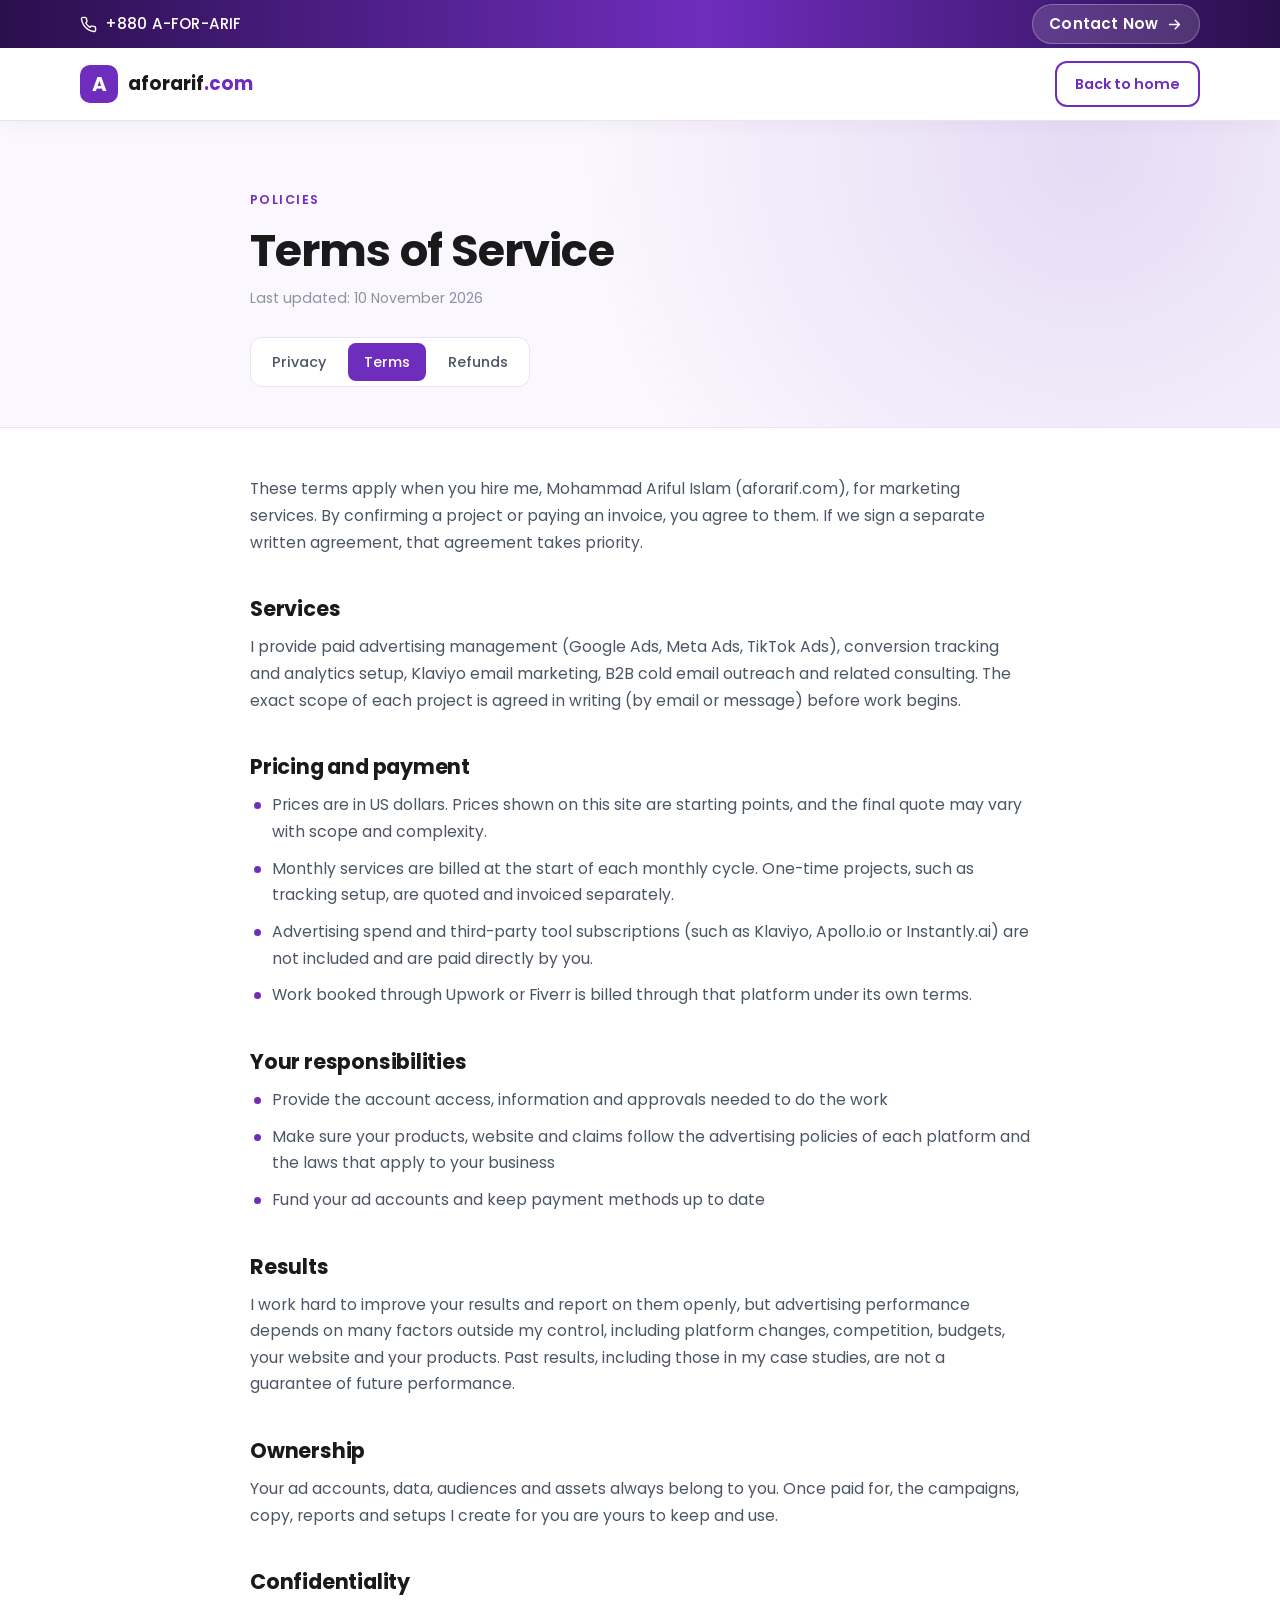
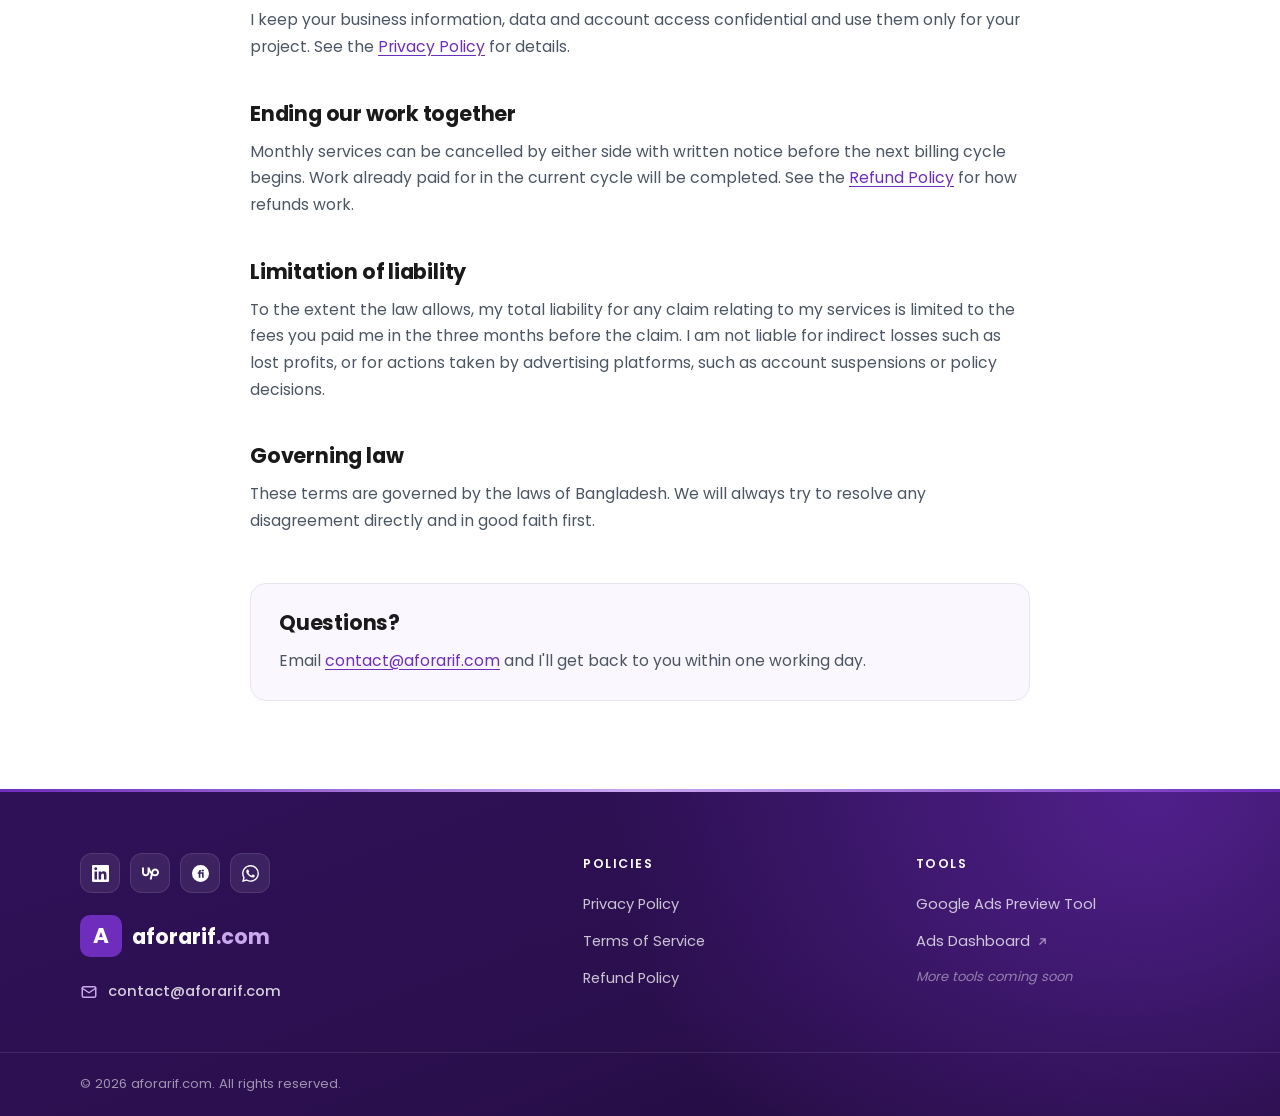
<file: terms-of-service.html>
<!DOCTYPE html>
<html lang="en">
<head>
  <meta charset="UTF-8">
  <meta name="viewport" content="width=device-width, initial-scale=1">
  <title>Terms of Service | aforarif.com</title>
  <meta name="description" content="Terms that apply when you hire Mohammad Ariful Islam (aforarif.com) for marketing services.">
  <link rel="canonical" href="https://aforarif.com/terms-of-service.html">
  <meta name="theme-color" content="#6F2DBD">
  <link rel="icon" href="favicon.ico" sizes="48x48">
  <link rel="icon" href="favicon.svg" type="image/svg+xml">
  <link rel="apple-touch-icon" href="icons/apple-touch-icon.png">
  <link rel="preload" href="fonts/poppins-latin-400-normal.woff2" as="font" type="font/woff2" crossorigin>
  <link rel="stylesheet" href="styles.css?v=20261112b">
</head>
<body class="has-static-topbar legal-page">
  <svg width="0" height="0" style="position:absolute" aria-hidden="true"><defs>
      <symbol id="i-linkedin" viewBox="0 0 24 24"><path d="M20.447 20.452h-3.554v-5.569c0-1.328-.027-3.037-1.852-3.037-1.853 0-2.136 1.445-2.136 2.939v5.667H9.351V9h3.414v1.561h.046c.477-.9 1.637-1.85 3.37-1.85 3.601 0 4.267 2.37 4.267 5.455v6.286zM5.337 7.433c-1.144 0-2.063-.926-2.063-2.065 0-1.138.92-2.063 2.063-2.063 1.14 0 2.064.925 2.064 2.063 0 1.139-.925 2.065-2.064 2.065zm1.782 13.019H3.555V9h3.564v11.452zM22.225 0H1.771C.792 0 0 .774 0 1.729v20.542C0 23.227.792 24 1.771 24h20.451C23.2 24 24 23.227 24 22.271V1.729C24 .774 23.2 0 22.222 0h.003z"/></symbol>
      <symbol id="i-upwork" viewBox="0 0 24 24"><path d="M18.561 13.158c-1.102 0-2.135-.467-3.074-1.227l.228-1.076.008-.042c.207-1.143.849-3.06 2.839-3.06 1.492 0 2.703 1.212 2.703 2.703-.001 1.489-1.212 2.702-2.704 2.702zm0-8.14c-2.539 0-4.51 1.649-5.31 4.366-1.22-1.834-2.148-4.036-2.687-5.892H7.828v7.112c-.002 1.406-1.141 2.546-2.547 2.548-1.405-.002-2.543-1.143-2.545-2.548V3.492H0v7.112c0 2.914 2.37 5.303 5.281 5.303 2.913 0 5.283-2.389 5.283-5.303v-1.19c.529 1.107 1.182 2.229 1.974 3.221l-1.673 7.873h2.797l1.213-5.71c1.063.679 2.285 1.109 3.686 1.109 3 0 5.439-2.452 5.439-5.45 0-3-2.439-5.439-5.439-5.439z"/></symbol>
      <symbol id="i-fiverr" viewBox="0 0 24 24"><path fill-rule="evenodd" d="M12 0a12 12 0 1 0 0 24a12 12 0 1 0 0-24zM13.2 7.1h-1.3c-1.5 0-2.4.9-2.4 2.4v.7H8.1v2.1h1.4V18h2.3v-5.7h2.4V18h2.3v-7.8h-4.7v-.6c0-.3.2-.5.5-.5h.9zM15.4 6.2a1.4 1.4 0 1 0 0 2.8a1.4 1.4 0 1 0 0-2.8z"/></symbol>
      <symbol id="i-whatsapp" viewBox="0 0 24 24"><path d="M17.472 14.382c-.297-.149-1.758-.867-2.03-.967-.273-.099-.471-.148-.67.15-.197.297-.767.966-.94 1.164-.173.199-.347.223-.644.075-.297-.15-1.255-.463-2.39-1.475-.883-.788-1.48-1.761-1.653-2.059-.173-.297-.018-.458.13-.606.134-.133.298-.347.446-.52.149-.174.198-.298.298-.497.099-.198.05-.371-.025-.52-.075-.149-.669-1.612-.916-2.207-.242-.579-.487-.5-.669-.51-.173-.008-.371-.01-.57-.01-.198 0-.52.074-.792.372-.272.297-1.04 1.016-1.04 2.479 0 1.462 1.065 2.875 1.213 3.074.149.198 2.096 3.2 5.077 4.487.709.306 1.262.489 1.694.625.712.227 1.36.195 1.871.118.571-.085 1.758-.719 2.006-1.413.248-.694.248-1.289.173-1.413-.074-.124-.272-.198-.57-.347m-5.421 7.403h-.004a9.87 9.87 0 01-5.031-1.378l-.361-.214-3.741.982.998-3.648-.235-.374a9.86 9.86 0 01-1.51-5.26c.001-5.45 4.436-9.884 9.888-9.884 2.64 0 5.122 1.03 6.988 2.898a9.825 9.825 0 012.893 6.994c-.003 5.45-4.437 9.884-9.885 9.884m8.413-18.297A11.815 11.815 0 0012.05 0C5.495 0 .16 5.335.157 11.892c0 2.096.547 4.142 1.588 5.945L.057 24l6.305-1.654a11.882 11.882 0 005.683 1.448h.005c6.554 0 11.89-5.335 11.893-11.893a11.821 11.821 0 00-3.48-8.413Z"/></symbol>
      <symbol id="u-mail" viewBox="0 0 24 24"><rect x="3" y="5" width="18" height="14" rx="2"/><path d="M3 7l9 6 9-6"/></symbol>
      <symbol id="u-arrow" viewBox="0 0 24 24"><path d="M5 12h14M13 6l6 6-6 6"/></symbol>
  </defs></svg>

  <div class="topbar" id="topbar">
    <div class="container topbar-inner">
      <a href="./#contact" class="tb-phone" data-tel="MzQxMjc2Mjc3MTA4OCs=" aria-label="Call Arif"><svg viewBox="0 0 24 24" aria-hidden="true"><path d="M22 16.9v3a2 2 0 0 1-2.2 2 19.8 19.8 0 0 1-8.6-3.1 19.5 19.5 0 0 1-6-6A19.8 19.8 0 0 1 2.1 4.2 2 2 0 0 1 4.1 2h3a2 2 0 0 1 2 1.7c.1 1 .4 1.9.7 2.8a2 2 0 0 1-.5 2.1L8.1 9.9a16 16 0 0 0 6 6l1.3-1.3a2 2 0 0 1 2.1-.4c.9.3 1.8.6 2.8.7a2 2 0 0 1 1.7 2z"/></svg><span>+880 A-FOR-ARIF</span></a>
      <a href="./#contact" class="tb-cta">Contact Now<svg viewBox="0 0 24 24" aria-hidden="true"><path d="M5 12h14M13 6l6 6-6 6"/></svg></a>
    </div>
  </div>
  <script>
    // Phone number is stored scrambled and only becomes a tel: link when a person interacts with it
    document.querySelectorAll("[data-tel]").forEach(function (a) {
      var reveal = function () { if (a.dataset.ready) return; a.href = "tel:" + atob(a.dataset.tel).split("").reverse().join(""); a.dataset.ready = "1"; };
      ["pointerenter", "touchstart", "focus"].forEach(function (ev) { a.addEventListener(ev, reveal, { passive: true, once: true }); });
      a.addEventListener("click", reveal);
    });
  </script>

  <header class="header scrolled">
    <div class="container nav">
      <a href="./" class="logo" aria-label="aforarif.com home">
        <span class="logo-mark">A</span>
        <span class="logo-word">aforarif<span>.com</span></span>
      </a>
      <a href="./" class="btn btn-sm btn-ghost">Back to home</a>
    </div>
  </header>

  <main class="legal">
    <div class="legal-hero">
      <div class="container legal-narrow">
        <p class="eyebrow">Policies</p>
        <h1>Terms of Service</h1>
        <p class="legal-updated">Last updated: 10 November 2026</p>
        <nav class="legal-tabs" aria-label="Policy pages">
          <a href="privacy-policy.html">Privacy</a>
          <a href="terms-of-service.html" aria-current="page">Terms</a>
          <a href="refund-policy.html">Refunds</a>
        </nav>
      </div>
    </div>
    <article class="container legal-narrow legal-body">
      <p>These terms apply when you hire me, Mohammad Ariful Islam (aforarif.com), for marketing services. By confirming a project or paying an invoice, you agree to them. If we sign a separate written agreement, that agreement takes priority.</p>

      <h2>Services</h2>
      <p>I provide paid advertising management (Google Ads, Meta Ads, TikTok Ads), conversion tracking and analytics setup, Klaviyo email marketing, B2B cold email outreach and related consulting. The exact scope of each project is agreed in writing (by email or message) before work begins.</p>

      <h2>Pricing and payment</h2>
      <ul>
        <li>Prices are in US dollars. Prices shown on this site are starting points, and the final quote may vary with scope and complexity.</li>
        <li>Monthly services are billed at the start of each monthly cycle. One-time projects, such as tracking setup, are quoted and invoiced separately.</li>
        <li>Advertising spend and third-party tool subscriptions (such as Klaviyo, Apollo.io or Instantly.ai) are not included and are paid directly by you.</li>
        <li>Work booked through Upwork or Fiverr is billed through that platform under its own terms.</li>
      </ul>

      <h2>Your responsibilities</h2>
      <ul>
        <li>Provide the account access, information and approvals needed to do the work</li>
        <li>Make sure your products, website and claims follow the advertising policies of each platform and the laws that apply to your business</li>
        <li>Fund your ad accounts and keep payment methods up to date</li>
      </ul>

      <h2>Results</h2>
      <p>I work hard to improve your results and report on them openly, but advertising performance depends on many factors outside my control, including platform changes, competition, budgets, your website and your products. Past results, including those in my case studies, are not a guarantee of future performance.</p>

      <h2>Ownership</h2>
      <p>Your ad accounts, data, audiences and assets always belong to you. Once paid for, the campaigns, copy, reports and setups I create for you are yours to keep and use.</p>

      <h2>Confidentiality</h2>
      <p>I keep your business information, data and account access confidential and use them only for your project. See the <a href="privacy-policy.html">Privacy Policy</a> for details.</p>

      <h2>Ending our work together</h2>
      <p>Monthly services can be cancelled by either side with written notice before the next billing cycle begins. Work already paid for in the current cycle will be completed. See the <a href="refund-policy.html">Refund Policy</a> for how refunds work.</p>

      <h2>Limitation of liability</h2>
      <p>To the extent the law allows, my total liability for any claim relating to my services is limited to the fees you paid me in the three months before the claim. I am not liable for indirect losses such as lost profits, or for actions taken by advertising platforms, such as account suspensions or policy decisions.</p>

      <h2>Governing law</h2>
      <p>These terms are governed by the laws of Bangladesh. We will always try to resolve any disagreement directly and in good faith first.</p>

      <div class="legal-contact">
        <h2>Questions?</h2>
        <p>Email <a href="mailto:contact@aforarif.com">contact@aforarif.com</a> and I'll get back to you within one working day.</p>
      </div>
    </article>
  </main>

  <footer class="footer">
    <div class="container footer-grid">
      <div class="footer-brand">
        <div class="footer-social">
          <a href="https://www.linkedin.com/in/aisforarif" target="_blank" rel="noopener" aria-label="LinkedIn"><svg><use href="#i-linkedin"/></svg></a>
          <a href="https://www.upwork.com/freelancers/~014ea48be93224f76a" target="_blank" rel="noopener" aria-label="Upwork"><svg><use href="#i-upwork"/></svg></a>
          <a href="https://www.fiverr.com/aforarif" target="_blank" rel="noopener" aria-label="Fiverr"><svg><use href="#i-fiverr"/></svg></a>
          <a href="https://wa.me/message/KRKGG3DOSRK7B1" target="_blank" rel="noopener" aria-label="WhatsApp"><svg><use href="#i-whatsapp"/></svg></a>
        </div>
        <a href="./" class="logo logo-light" aria-label="aforarif.com home">
          <span class="logo-mark">A</span>
          <span class="logo-word">aforarif<span>.com</span></span>
        </a>
        <a href="mailto:contact@aforarif.com" class="footer-mail"><svg><use href="#u-mail"/></svg>contact@aforarif.com</a>
      </div>

      <nav class="footer-col" aria-label="Policies">
        <h4>Policies</h4>
        <a href="privacy-policy.html">Privacy Policy</a>
        <a href="terms-of-service.html">Terms of Service</a>
        <a href="refund-policy.html">Refund Policy</a>
      </nav>

      <nav class="footer-col" aria-label="Tools">
        <h4>Tools</h4>
        <a href="google-ads-preview/">Google Ads Preview Tool</a>
        <a href="https://www.adssignal.online/" target="_blank" rel="noopener">Ads Dashboard<svg class="ext"><use href="#u-arrow"/></svg></a>
        <span class="footer-soon">More tools coming soon</span>
      </nav>
    </div>

    <div class="footer-bottom">
      <div class="container footer-bottom-inner">
        <p>&copy; <span id="year">2026</span> aforarif.com. All rights reserved.</p>
      </div>
    </div>
  </footer>

  <script>document.getElementById("year").textContent = new Date().getFullYear();</script>
</body>
</html>
</file>
<file: styles.css>
/* ===== Self-hosted Poppins (no third-party requests) ===== */
@font-face { font-family: "Poppins"; font-style: normal; font-weight: 400; font-display: swap; src: url("fonts/poppins-latin-400-normal.woff2") format("woff2"); }
@font-face { font-family: "Poppins"; font-style: normal; font-weight: 500; font-display: swap; src: url("fonts/poppins-latin-500-normal.woff2") format("woff2"); }
@font-face { font-family: "Poppins"; font-style: normal; font-weight: 600; font-display: swap; src: url("fonts/poppins-latin-600-normal.woff2") format("woff2"); }
@font-face { font-family: "Poppins"; font-style: normal; font-weight: 700; font-display: swap; src: url("fonts/poppins-latin-700-normal.woff2") format("woff2"); }

/* ===== Brand tokens (from the aforarif.com logo) ===== */
:root {
  --brand: #6F2DBD;
  --brand-dark: #561F96;
  --brand-deep: #2A0F4D;
  --brand-light: #C9A8F0;
  --brand-soft: #F3ECFC;
  --brand-tint: #FAF7FE;
  --ink: #1A1A1A;
  --text: #4B5563;
  --muted: #8B93A1;
  --line: #E9E3F3;
  --white: #FFFFFF;
  --green: #22C55E;
  --radius: 16px;
  --shadow: 0 10px 30px rgba(111, 45, 189, 0.10);
  --shadow-lg: 0 24px 60px rgba(111, 45, 189, 0.22);
  --max: 1160px;
}

*, *::before, *::after { box-sizing: border-box; margin: 0; padding: 0; }
html { scroll-behavior: smooth; scroll-padding-top: 128px; -webkit-text-size-adjust: 100%; }
body {
  font-family: "Poppins", system-ui, -apple-system, "Segoe UI", sans-serif;
  color: var(--text); background: var(--white); line-height: 1.7; font-size: 16px;
  -webkit-font-smoothing: antialiased; overflow-x: hidden;
}
img, svg { display: block; max-width: 100%; }
svg { width: 1em; height: 1em; fill: currentColor; }
a { color: var(--brand); text-decoration: none; }
h1, h2, h3 { color: var(--ink); line-height: 1.25; font-weight: 700; }
h1 { font-size: clamp(2.1rem, 5vw, 3.3rem); letter-spacing: -0.02em; }
h2 { font-size: clamp(1.65rem, 3.5vw, 2.4rem); letter-spacing: -0.01em; margin-bottom: 1rem; }
h3 { font-size: 1.08rem; font-weight: 600; }
p + p { margin-top: 1rem; }
:focus-visible { outline: 3px solid var(--brand-light); outline-offset: 3px; border-radius: 6px; }

.skip { position: absolute; left: -9999px; top: 8px; background: var(--brand); color: #fff; padding: 8px 14px; border-radius: 8px; z-index: 100; }
.skip:focus { left: 8px; }

.container { width: 100%; max-width: var(--max); margin: 0 auto; padding: 0 20px; }
.section { padding: 100px 0; }
.section-tint { background: var(--brand-tint); }
.section-head { text-align: center; max-width: 680px; margin: 0 auto 52px; }
.eyebrow {
  display: inline-flex; align-items: center; gap: 8px; font-size: .78rem; font-weight: 600; letter-spacing: .12em;
  text-transform: uppercase; color: var(--brand); margin-bottom: .8rem;
}
.accent { color: var(--brand); }
.strong { color: var(--ink); font-weight: 600; }
.meta { display: inline-block; font-size: .78rem; font-weight: 600; color: var(--brand); background: var(--brand-soft); padding: 2px 10px; border-radius: 999px; margin-top: 8px; }

/* ===== Buttons ===== */
.btn {
  display: inline-flex; align-items: center; justify-content: center; gap: 8px;
  background: var(--brand); color: var(--white); font-weight: 600; font-size: .95rem; font-family: inherit;
  padding: 14px 26px; border-radius: 12px; border: 2px solid var(--brand); cursor: pointer;
  transition: background .2s, transform .2s, box-shadow .2s;
}
.btn:hover { background: var(--brand-dark); border-color: var(--brand-dark); transform: translateY(-2px); box-shadow: var(--shadow); }
.btn-ghost { background: transparent; color: var(--brand); }
.btn-ghost:hover { background: var(--brand-soft); color: var(--brand-dark); }
.btn-sm { padding: 9px 18px; font-size: .9rem; }
.btn-block { width: 100%; }
.link-arrow { display: inline-flex; align-items: center; gap: 6px; font-weight: 600; }
.link-arrow svg { fill: none; stroke: currentColor; stroke-width: 2.2; stroke-linecap: round; stroke-linejoin: round; transition: transform .2s; }
.link-arrow:hover svg { transform: translateX(4px); }

/* ===== Logo ===== */
.logo { display: inline-flex; align-items: center; gap: 10px; }
.logo-mark { width: 38px; height: 38px; border-radius: 10px; background: var(--brand); color: var(--white); display: grid; place-items: center; font-weight: 700; font-size: 1.25rem; }
.logo-word { color: var(--ink); font-weight: 700; font-size: 1.15rem; }
.logo-word span { color: var(--brand); }
.logo-light .logo-word { color: var(--white); }
.logo-light .logo-word span { color: var(--brand-light); }

/* ===== Header ===== */
.header { position: fixed; inset: 48px 0 auto; z-index: 50; background: rgba(255,255,255,.88); backdrop-filter: blur(12px); -webkit-backdrop-filter: blur(12px); border-bottom: 1px solid transparent; transition: border-color .2s, box-shadow .2s; }
.header.scrolled { border-color: var(--line); box-shadow: 0 4px 20px rgba(0,0,0,.04); }
.nav { display: flex; align-items: center; justify-content: space-between; height: 72px; }
.nav-links { display: flex; align-items: center; gap: 26px; }
.nav-links a:not(.btn) { color: var(--ink); font-weight: 500; font-size: .92rem; position: relative; }
.nav-links a:not(.btn)::after { content: ""; position: absolute; left: 0; bottom: -4px; width: 0; height: 2px; background: var(--brand); transition: width .2s; }
.nav-links a:not(.btn):hover::after, .nav-links a.active::after { width: 100%; }
.nav-links a.active:not(.btn) { color: var(--brand); }
.nav-links a.btn, .nav-links a.btn.active { color: var(--white); }
.nav-toggle { display: none; background: none; border: 0; cursor: pointer; width: 40px; height: 40px; }
.nav-toggle span { display: block; width: 24px; height: 2px; background: var(--ink); margin: 5px auto; transition: transform .25s, opacity .25s; }
.nav-toggle.open span:nth-child(1) { transform: translateY(7px) rotate(45deg); }
.nav-toggle.open span:nth-child(2) { opacity: 0; }
.nav-toggle.open span:nth-child(3) { transform: translateY(-7px) rotate(-45deg); }

/* ===== Hero ===== */
.hero {
  padding: 188px 0 90px; overflow: hidden;
  background: radial-gradient(circle at 85% 20%, rgba(111,45,189,.14), transparent 45%), radial-gradient(circle at 5% 95%, rgba(111,45,189,.08), transparent 40%), var(--white);
}
.hero-grid { display: grid; grid-template-columns: 1.25fr 1fr; gap: 56px; align-items: center; }
.pulse { width: 8px; height: 8px; border-radius: 50%; background: var(--green); box-shadow: 0 0 0 0 rgba(34,197,94,.5); animation: pulse 2s infinite; }
@keyframes pulse { 70% { box-shadow: 0 0 0 10px rgba(34,197,94,0); } 100% { box-shadow: 0 0 0 0 rgba(34,197,94,0); } }
.lead { font-size: 1.08rem; margin: 1.25rem 0 1.75rem; max-width: 580px; }
.hero-cta { display: grid; grid-template-columns: 1fr 1fr; gap: 12px; max-width: 520px; }
.hero-cta .btn { width: 100%; white-space: nowrap; }

.search-box {
  display: flex; align-items: center; gap: 12px; max-width: 540px; margin-bottom: 1.75rem; height: 58px; flex: none;
  background: var(--white); border: 1px solid var(--line); border-radius: 999px; padding: 8px 8px 8px 20px;
  box-shadow: 0 8px 28px rgba(111,45,189,.12); transition: border-color .2s, box-shadow .2s;
}
.search-box:hover { border-color: var(--brand); box-shadow: 0 10px 34px rgba(111,45,189,.20); }
.search-icon { flex: none; width: 20px; height: 20px; fill: none; stroke: var(--brand); stroke-width: 2.4; stroke-linecap: round; }
.search-text { flex: 1; min-width: 0; height: 1.5em; line-height: 1.5em; color: var(--ink); font-weight: 500; white-space: nowrap; overflow: hidden; display: flex; align-items: center; }
#typed { overflow: hidden; text-overflow: clip; }
.caret { flex: none; width: 2px; height: 1.2em; background: var(--brand); margin-left: 2px; animation: blink 1s steps(1) infinite; }
@keyframes blink { 50% { opacity: 0; } }
.search-btn { flex: none; background: var(--brand); color: var(--white); font-weight: 600; font-size: .88rem; padding: 10px 20px; border-radius: 999px; }

.hero-social { display: flex; align-items: center; gap: 10px; margin-top: 1.75rem; font-size: .85rem; color: var(--muted); }
.soc { width: 40px; height: 40px; border-radius: 12px; display: grid; place-items: center; background: var(--white); border: 1px solid var(--line); transition: transform .2s, box-shadow .2s, border-color .2s; }
.soc svg { width: 18px; height: 18px; }
.soc:hover { transform: translateY(-3px); box-shadow: var(--shadow); border-color: transparent; }
.soc-linkedin { color: #0A66C2; } .soc-upwork { color: #14A800; } .soc-fiverr { color: #1DBF73; }

.hero-visual { display: flex; flex-direction: column; align-items: center; }
.photo-wrap { position: relative; width: 100%; max-width: 400px; }
.photo-bg { position: absolute; left: 0; right: 0; bottom: 0; top: 14%; background: linear-gradient(160deg, var(--brand) 0%, var(--brand-deep) 100%); border-radius: 200px 200px 28px 28px; box-shadow: var(--shadow-lg); }
.photo-wrap picture { position: relative; display: block; }
.photo { position: relative; width: 100%; height: auto; border-radius: 0 0 28px 28px; -webkit-mask-image: linear-gradient(#000 92%, transparent); mask-image: linear-gradient(#000 92%, transparent); }
.badge { position: absolute; display: flex; align-items: center; gap: 10px; background: var(--white); border-radius: 14px; padding: 10px 14px; box-shadow: 0 12px 30px rgba(42,15,77,.16); animation: float 5s ease-in-out infinite; }
.badge strong { color: var(--brand); font-size: 1.45rem; line-height: 1; font-weight: 700; }
.badge > span { font-size: .72rem; line-height: 1.3; font-weight: 500; }
.badge-1 { top: 22%; left: -8%; }
.badge-2 { top: 48%; right: -8%; animation-delay: -1.7s; }
.badge-3 { bottom: 10%; left: -4%; animation-delay: -3.4s; }
@keyframes float { 0%, 100% { transform: translateY(0); } 50% { transform: translateY(-10px); } }
.hero-location { display: flex; gap: 8px; align-items: flex-start; font-size: .84rem; margin-top: 18px; max-width: 370px; }
.hero-location svg { flex: none; margin-top: 4px; fill: none; stroke: var(--brand); stroke-width: 2; }

/* ===== Results band ===== */
.results { background: linear-gradient(120deg, var(--brand) 0%, var(--brand-deep) 100%); color: var(--white); padding: 44px 0; }
.results-grid { display: grid; grid-template-columns: repeat(4, 1fr); gap: 24px; }
.result { display: flex; flex-direction: column; gap: 4px; padding-left: 18px; border-left: 2px solid rgba(255,255,255,.22); }
.result strong { font-size: clamp(1.8rem, 3.4vw, 2.5rem); font-weight: 700; line-height: 1.1; }
.result > span { font-size: .88rem; opacity: .85; }

/* ===== Brands ===== */
.brands { padding: 36px 0; border-bottom: 1px solid var(--line); overflow: hidden; }
.brands-title { text-align: center; font-size: .78rem; font-weight: 600; letter-spacing: .12em; text-transform: uppercase; color: var(--muted); margin-bottom: 18px; }
.brand-list { list-style: none; display: flex; flex-wrap: wrap; justify-content: center; gap: 12px 40px; }
.brand-list li { font-weight: 700; font-size: 1.15rem; color: #A9A3B5; letter-spacing: -.01em; transition: color .2s; }
.brand-list li:hover { color: var(--brand); }

/* ===== About ===== */
.about-grid { display: grid; grid-template-columns: 1.15fr 1fr; gap: 56px; align-items: center; }
.about-cta { display: flex; flex-wrap: wrap; align-items: center; gap: 22px; margin-top: 1.75rem; }
.about-cards { display: grid; gap: 14px; }
.info-card { display: flex; gap: 16px; align-items: flex-start; background: var(--white); border: 1px solid var(--line); border-radius: var(--radius); padding: 20px; transition: box-shadow .25s, transform .25s; }
.info-card:hover { box-shadow: var(--shadow); transform: translateX(4px); }
.info-card p { font-size: .9rem; margin-top: 2px; }
.icon { flex: none; width: 48px; height: 48px; border-radius: 12px; background: var(--brand-soft); display: grid; place-items: center; color: var(--brand); }
.icon svg { width: 24px; height: 24px; fill: none; stroke: currentColor; stroke-width: 2; stroke-linecap: round; stroke-linejoin: round; }

/* ===== Services ===== */
.cards { display: grid; grid-template-columns: repeat(4, 1fr); gap: 20px; }
.card { background: var(--white); border: 1px solid var(--line); border-radius: var(--radius); padding: 26px; transition: transform .25s, box-shadow .25s, border-color .25s; }
.card:hover { transform: translateY(-6px); box-shadow: var(--shadow); border-color: transparent; }
.card h3 { margin: 18px 0 10px; }
.card-feature { background: linear-gradient(160deg, var(--white) 40%, var(--brand-soft)); border-color: #DCCBF3; }
.mini-list { list-style: none; display: grid; gap: 7px; }
.mini-list li { position: relative; padding-left: 20px; font-size: .88rem; line-height: 1.55; }
.mini-list li::before { content: ""; position: absolute; left: 2px; top: 8px; width: 7px; height: 7px; border-radius: 50%; background: var(--brand); }

/* ===== Case studies ===== */
.cases { display: grid; grid-template-columns: repeat(2, 1fr); gap: 22px; }
.case { display: flex; flex-direction: column; background: var(--white); border: 1px solid var(--line); border-radius: 20px; padding: 30px; transition: transform .25s, box-shadow .25s, border-color .25s; }
.case:hover { transform: translateY(-5px); box-shadow: var(--shadow); border-color: #DCCBF3; }
.case-wide { grid-column: 1 / -1; }
.case-head { display: flex; justify-content: space-between; align-items: flex-start; gap: 16px; margin-bottom: 12px; }
.case-head h3 { font-size: 1.3rem; }
.case > p { font-size: .92rem; }
.case-channels { display: flex; gap: 8px; }
.case-channels svg { width: 34px; height: 34px; padding: 8px; border-radius: 10px; background: var(--brand-soft); color: var(--brand); }
.tag { display: inline-block; font-size: .72rem; font-weight: 600; color: var(--brand); background: var(--brand-soft); padding: 4px 12px; border-radius: 999px; margin-bottom: 10px; }
.metrics { list-style: none; display: grid; grid-template-columns: repeat(auto-fit, minmax(100px, 1fr)); gap: 12px; margin: 22px 0 0; }
.metrics li { background: var(--brand-tint); border: 1px solid var(--line); border-radius: 14px; padding: 14px; display: flex; flex-direction: column; }
.metrics strong { color: var(--brand); font-size: 1.4rem; line-height: 1.2; }
.metrics span { font-size: .78rem; margin-top: 2px; }
.metrics-text strong { font-size: 1.05rem; }
.case-foot { margin-top: auto; padding-top: 18px; font-size: .85rem !important; color: var(--ink); font-weight: 500; }
.pipeline { list-style: none; display: grid; grid-template-columns: repeat(4, 1fr); gap: 12px; margin-top: 22px; counter-reset: none; }
.pipeline li { position: relative; background: var(--brand-tint); border: 1px solid var(--line); border-radius: 14px; padding: 16px; display: flex; flex-direction: column; gap: 2px; }
.pipeline li:not(:last-child)::after { content: ""; position: absolute; right: -10px; top: 50%; width: 8px; height: 8px; border-top: 2px solid var(--brand); border-right: 2px solid var(--brand); transform: translateY(-50%) rotate(45deg); }
.pipeline span { width: 26px; height: 26px; border-radius: 8px; background: var(--brand); color: #fff; display: grid; place-items: center; font-size: .8rem; font-weight: 700; margin-bottom: 6px; }
.pipeline strong { color: var(--ink); font-size: .92rem; }
.pipeline em { font-style: normal; font-size: .8rem; color: var(--brand); font-weight: 500; }

/* ===== Experience ===== */
.exp-grid { display: grid; grid-template-columns: 1fr 1.3fr; gap: 56px; align-items: start; }
.exp-intro { position: sticky; top: 100px; }
.lead-box { margin-top: 28px; background: var(--white); border: 1px solid var(--line); border-radius: var(--radius); padding: 24px; }
.lead-box h3 { margin-bottom: 14px; }
.lead-item { display: flex; flex-direction: column; padding: 12px 0; border-top: 1px solid var(--line); }
.lead-item strong { color: var(--ink); font-size: .92rem; font-weight: 600; }
.lead-item span { font-size: .86rem; }
.timeline { list-style: none; position: relative; padding-left: 30px; }
.timeline::before { content: ""; position: absolute; left: 7px; top: 8px; bottom: 8px; width: 2px; background: linear-gradient(var(--brand), var(--brand-light)); }
.timeline li { position: relative; background: var(--white); border: 1px solid var(--line); border-radius: var(--radius); padding: 22px 24px; margin-bottom: 16px; transition: box-shadow .25s; }
.timeline li:hover { box-shadow: var(--shadow); }
.timeline li::before { content: ""; position: absolute; left: -30px; top: 26px; width: 16px; height: 16px; border-radius: 50%; background: var(--white); border: 4px solid var(--brand); }
.when { font-size: .78rem; font-weight: 600; color: var(--brand); }
.timeline h3 { margin: 4px 0 2px; }
.where { font-size: .86rem; color: var(--ink); font-weight: 500; }
.timeline li p:last-child { font-size: .88rem; margin-top: 6px; }

/* ===== Certificates & tools ===== */
.certs { display: grid; grid-template-columns: repeat(3, 1fr); gap: 20px; }
.cert { display: flex; gap: 18px; align-items: flex-start; background: var(--white); border: 1px solid var(--line); border-radius: var(--radius); padding: 26px; position: relative; overflow: hidden; transition: transform .25s, box-shadow .25s; }
.cert::after { content: ""; position: absolute; right: -40px; top: -40px; width: 110px; height: 110px; border-radius: 50%; background: var(--brand-soft); opacity: .7; }
.cert:hover { transform: translateY(-5px); box-shadow: var(--shadow); }
.cert > div:last-child { position: relative; z-index: 1; }
.cert p { font-size: .88rem; margin-top: 2px; }
.cert-icon { flex: none; width: 52px; height: 52px; border-radius: 14px; background: linear-gradient(160deg, var(--brand), var(--brand-deep)); color: #fff; display: grid; place-items: center; position: relative; z-index: 1; }
.cert-icon svg { width: 24px; height: 24px; }
.cert-icon .ico-stroke { fill: none; stroke: currentColor; stroke-width: 2; stroke-linecap: round; stroke-linejoin: round; }
.tools { margin-top: 64px; text-align: center; }
.tools-title { font-size: .78rem; font-weight: 600; letter-spacing: .12em; text-transform: uppercase; color: var(--muted); margin-bottom: 18px; }
.tool-list { list-style: none; display: flex; flex-wrap: wrap; justify-content: center; gap: 10px; }
.tool-list li { display: inline-flex; align-items: center; gap: 8px; padding: 8px 16px; border: 1px solid var(--line); border-radius: 999px; font-size: .86rem; font-weight: 500; color: var(--ink); background: var(--white); transition: border-color .2s, color .2s; }
.tool-list li:hover { border-color: var(--brand); color: var(--brand); }
.tool-list svg { width: 16px; height: 16px; color: var(--brand); }
.ti { width: 18px; height: 18px; border-radius: 5px; background: var(--brand); color: #fff; font-size: .66rem; font-weight: 700; display: grid; place-items: center; }

/* ===== Testimonials ===== */
.testimonials { columns: 3 300px; column-gap: 20px; }
.quote { break-inside: avoid; background: var(--white); border: 1px solid var(--line); border-radius: var(--radius); padding: 26px; margin-bottom: 20px; position: relative; }
.quote::before { content: "\201C"; position: absolute; top: 6px; right: 22px; font-size: 4.5rem; line-height: 1; color: var(--brand-soft); font-family: Georgia, serif; }
.stars { color: #F5B301; letter-spacing: 2px; font-size: .9rem; margin-bottom: 10px; }
.quote blockquote { font-size: .92rem; color: var(--ink); position: relative; }
.quote figcaption { display: flex; align-items: center; gap: 12px; margin-top: 20px; padding-top: 18px; border-top: 1px solid var(--line); }
.avatar { flex: none; width: 44px; height: 44px; border-radius: 50%; background: var(--brand); color: var(--white); display: grid; place-items: center; font-weight: 600; font-size: .85rem; }
.quote figcaption > span:nth-child(2) { display: flex; flex-direction: column; line-height: 1.4; flex: 1; min-width: 0; }
.quote figcaption strong { color: var(--ink); font-size: .95rem; }
.quote figcaption a { font-size: .82rem; }
.quote figcaption em { font-style: normal; font-size: .72rem; color: var(--muted); border: 1px solid var(--line); padding: 2px 10px; border-radius: 999px; }

/* ===== Contact ===== */
.contact-grid { display: grid; grid-template-columns: 1fr 1fr; gap: 56px; align-items: start; }
.contact-list { list-style: none; margin-top: 1.75rem; }
.contact-list li { display: flex; align-items: center; gap: 14px; margin-bottom: 14px; color: var(--ink); font-weight: 500; }
.ci { width: 42px; height: 42px; border-radius: 12px; background: var(--brand-soft); color: var(--brand); display: grid; place-items: center; }
.ci svg { width: 20px; height: 20px; fill: none; stroke: currentColor; stroke-width: 2; stroke-linecap: round; stroke-linejoin: round; }
.ci-wa svg { fill: #25D366; stroke: none; }
.hire-title { font-size: .78rem; font-weight: 600; letter-spacing: .12em; text-transform: uppercase; color: var(--muted); margin: 28px 0 12px; }
.hire-links { display: flex; flex-wrap: wrap; gap: 10px; }
.hire { display: inline-flex; align-items: center; gap: 8px; padding: 10px 18px; border-radius: 12px; border: 1px solid var(--line); color: var(--ink); font-weight: 600; font-size: .9rem; background: var(--white); transition: transform .2s, box-shadow .2s, border-color .2s; }
.hire svg { width: 18px; height: 18px; }
.hire:hover { transform: translateY(-3px); box-shadow: var(--shadow); border-color: transparent; }
.hire-linkedin svg { color: #0A66C2; } .hire-upwork svg { color: #14A800; } .hire-fiverr svg { color: #1DBF73; }
.contact-form { background: var(--white); border: 1px solid var(--line); border-radius: 20px; padding: 32px; box-shadow: var(--shadow); display: grid; gap: 16px; }
.contact-form label { display: grid; gap: 6px; font-size: .88rem; font-weight: 500; color: var(--ink); }
.contact-form input, .contact-form textarea, .contact-form select {
  font: inherit; font-size: .95rem; padding: 12px 14px; border: 1px solid var(--line); border-radius: 10px;
  background: var(--brand-tint); color: var(--ink); transition: border-color .2s, box-shadow .2s; resize: vertical; width: 100%;
}
.contact-form input:focus, .contact-form textarea:focus, .contact-form select:focus { outline: none; border-color: var(--brand); box-shadow: 0 0 0 4px var(--brand-soft); }
.contact-form .invalid { border-color: #DC2626; }
.form-note { font-size: .8rem; color: var(--muted); text-align: center; }
.form-note.error { color: #DC2626; }

/* ===== Footer ===== */
.footer {
  position: relative; color: rgba(255,255,255,.7); font-size: .92rem; overflow: hidden;
  background: radial-gradient(circle at 90% 0%, rgba(111,45,189,.55), transparent 45%), linear-gradient(160deg, #2F1158 0%, var(--brand-deep) 60%, #1E0A38 100%);
}
.footer::before { content: ""; position: absolute; top: 0; left: 0; right: 0; height: 3px; background: linear-gradient(90deg, var(--brand), var(--brand-light), var(--brand)); }
.footer-grid { display: grid; grid-template-columns: 1.6fr 1fr 1fr; gap: 48px; padding-top: 64px; padding-bottom: 48px; }
.footer-brand { display: flex; flex-direction: column; align-items: flex-start; gap: 22px; }
.footer-social { display: flex; gap: 10px; }
.footer-social a { width: 40px; height: 40px; border-radius: 12px; background: rgba(255,255,255,.08); border: 1px solid rgba(255,255,255,.1); color: #fff; display: grid; place-items: center; transition: background .2s, transform .2s, border-color .2s; }
.footer-social a:hover { background: var(--brand); border-color: var(--brand); transform: translateY(-3px); }
.footer-social svg { width: 17px; height: 17px; }
.footer .logo-mark { width: 42px; height: 42px; font-size: 1.35rem; }
.footer .logo-word { font-size: 1.3rem; }
.footer-mail { display: inline-flex; align-items: center; gap: 10px; color: rgba(255,255,255,.8); font-weight: 500; transition: color .2s; }
.footer-mail:hover { color: #fff; }
.footer-mail svg { width: 18px; height: 18px; fill: none; stroke: var(--brand-light); stroke-width: 2; stroke-linecap: round; stroke-linejoin: round; }
.footer-col { display: flex; flex-direction: column; align-items: flex-start; gap: 12px; }
.footer-col h4 { color: #fff; font-size: .78rem; font-weight: 600; letter-spacing: .12em; text-transform: uppercase; margin-bottom: 6px; }
.footer-col a { color: rgba(255,255,255,.75); display: inline-flex; align-items: center; gap: 6px; position: relative; transition: color .2s, transform .2s; }
.footer-col a:hover { color: #fff; transform: translateX(3px); }
.footer-col .ext { width: 13px; height: 13px; fill: none; stroke: currentColor; stroke-width: 2.4; stroke-linecap: round; stroke-linejoin: round; transform: rotate(-45deg); opacity: .7; }
.footer-soon { font-size: .82rem; color: rgba(255,255,255,.45); font-style: italic; }
.footer-bottom { border-top: 1px solid rgba(255,255,255,.1); }
.footer-bottom-inner p { margin: 0; }
.footer-bottom-inner { display: flex; justify-content: space-between; gap: 12px; flex-wrap: wrap; padding-top: 20px; padding-bottom: 20px; font-size: .82rem; color: rgba(255,255,255,.55); }

/* ===== Reveal animation ===== */
.reveal { opacity: 0; transform: translateY(24px); transition: opacity .7s ease, transform .7s ease; }
.reveal.visible { opacity: 1; transform: none; }
.no-js .reveal { opacity: 1; transform: none; }
@media (prefers-reduced-motion: reduce) {
  html { scroll-behavior: auto; }
  .reveal { opacity: 1; transform: none; transition: none; }
  .badge, .caret, .pulse { animation: none; }
}

/* ===== Responsive ===== */
@media (max-width: 1060px) {
  .nav-links { gap: 18px; }
  .cards { grid-template-columns: repeat(2, 1fr); }
  .certs { grid-template-columns: repeat(2, 1fr); }
}
@media (max-width: 920px) {
  .nav-toggle { display: block; }
  .nav-links {
    position: fixed; top: 72px; left: 0; right: 0; flex-direction: column; align-items: stretch; gap: 0;
    background: var(--white); border-bottom: 1px solid var(--line); padding: 8px 20px 20px;
    transform: translateY(-130%); transition: transform .3s ease; box-shadow: 0 12px 30px rgba(0,0,0,.06);
  }
  .nav-links.open { transform: translateY(0); }
  .nav-links a:not(.btn) { padding: 14px 0; border-bottom: 1px solid var(--line); }
  .nav-links a:not(.btn)::after { display: none; }
  .nav-links .btn { margin-top: 16px; }
  .hero { padding: 160px 0 70px; }
  .hero-grid, .about-grid, .contact-grid, .exp-grid { grid-template-columns: 1fr; gap: 44px; }
  .exp-intro { position: static; }
  .results-grid { grid-template-columns: repeat(2, 1fr); gap: 28px 20px; }
  .cases { grid-template-columns: 1fr; }
  .section { padding: 76px 0; }
}
@media (max-width: 600px) {
  .cards, .certs { grid-template-columns: 1fr; }
  .pipeline { grid-template-columns: 1fr 1fr; }
  .pipeline li:nth-child(2)::after { display: none; }
  .case, .contact-form, .lead-box { padding: 22px; }
  .search-btn { display: none; }
  .search-box { padding: 14px 20px; }
  .photo-wrap { max-width: 300px; }
  .badge { padding: 8px 10px; }
  .badge strong { font-size: 1.15rem; }
  .badge > span { font-size: .66rem; }
  .badge-1 { left: -6%; }
  .badge-2 { right: -6%; }
  .brand-list { gap: 10px 24px; }
  .brand-list li { font-size: 1rem; }
  .footer-grid { grid-template-columns: 1fr 1fr; gap: 36px 24px; padding-top: 52px; padding-bottom: 36px; }
  .footer-brand { grid-column: 1 / -1; }
  .footer-bottom-inner { justify-content: center; text-align: center; }
}

/* ===== Brand logo slider ===== */
.marquee { position: relative; overflow: hidden; }
/* Edge fades as overlays (cheaper than mask-image, keeps scrolling smooth on iPhone) */
.marquee::before, .marquee::after { content: ""; position: absolute; top: 0; bottom: 0; width: 8%; z-index: 2; pointer-events: none; }
.marquee::before { left: 0; background: linear-gradient(90deg, var(--white), rgba(255,255,255,0)); }
.marquee::after { right: 0; background: linear-gradient(270deg, var(--white), rgba(255,255,255,0)); }
.marquee-track { list-style: none; display: flex; width: max-content; padding: 6px 0; align-items: center; will-change: transform; animation: marquee var(--marquee-duration, 40s) linear infinite; }
/* Pause on hover only where a real mouse exists (taps on phones won't freeze it) */
@media (hover: hover) { .marquee:hover .marquee-track { animation-play-state: paused; } }
@keyframes marquee { from { transform: translate3d(0,0,0); } to { transform: translate3d(-50%,0,0); } }
.logo-item { display: inline-flex; align-items: center; flex: none; height: 56px; margin-right: 64px; font-weight: 700; font-size: 1.12rem; color: #2E2A36; letter-spacing: -.01em; white-space: nowrap; transition: transform .25s; }
@media (hover: hover) { .logo-item:hover { transform: scale(1.06); } }
.logo-item.wordmark { font-weight: 600; }

/* ===== About highlights + Education ===== */
.highlights { list-style: none; display: grid; grid-template-columns: 1fr 1fr; gap: 14px; }
.highlights li { background: linear-gradient(160deg, var(--white) 40%, var(--brand-soft)); border: 1px solid var(--line); border-radius: var(--radius); padding: 22px; display: flex; flex-direction: column; gap: 4px; }
.highlights li:first-child { grid-column: 1 / -1; background: linear-gradient(140deg, var(--brand), var(--brand-deep)); border: 0; }
.highlights li:first-child strong, .highlights li:first-child span { color: #fff; }
.highlights li:first-child span { opacity: .85; }
.highlights strong { color: var(--brand); font-size: 1.45rem; line-height: 1.2; font-weight: 700; }
.highlights li:first-child strong { font-size: 1.2rem; }
.highlights span { font-size: .86rem; }
.edu { margin-top: 72px; }
.edu-title { font-size: 1.35rem; margin-bottom: 20px; }
.edu-grid { display: grid; grid-template-columns: 1fr 1fr; gap: 18px; }
.edu-grid .info-card { padding: 24px; }
.edu-grid .info-card:hover { transform: translateY(-4px); }
.info-card-wide { grid-column: 1 / -1; }
.meta-top { margin: 0 0 8px; }
.info-card .sub { color: var(--ink); font-weight: 500; font-size: .9rem; margin: 2px 0 10px; }
.info-card .mini-list { margin-top: 4px; }
.lead-items { display: grid; grid-template-columns: 1fr 1fr; gap: 18px; margin-top: 10px; }
.lead-items .lead-item { border-top: 0; padding: 0; }

/* ===== Phone refinements ===== */
@media (max-width: 920px) {
  .lead-items { grid-template-columns: 1fr; }
}
@media (max-width: 600px) {
  h1 { font-size: 1.85rem; line-height: 1.22; }
  h2 { font-size: 1.5rem; }
  .eyebrow { font-size: .72rem; }
  .lead { font-size: .97rem; margin: 1rem 0 1.4rem; }
  .search-box { height: 52px; padding: 0 18px; gap: 10px; margin-bottom: 1.25rem; }
  .search-icon { width: 18px; height: 18px; }
  .search-text { font-size: .9rem; }
  .hero-cta { grid-template-columns: 1fr; gap: 10px; max-width: none; }
  .hero-cta .btn { padding: 14px 20px; font-size: .95rem; }
  .about-cta { flex-direction: column; align-items: stretch; gap: 10px; }
  .about-cta .btn { padding: 14px 20px; font-size: .95rem; }
  .highlights { grid-template-columns: 1fr 1fr; gap: 10px; }
  .highlights li { padding: 16px; }
  .highlights strong { font-size: 1.2rem; }
  .edu { margin-top: 52px; }
  .edu-grid { grid-template-columns: 1fr; }
  .edu-grid .info-card { flex-direction: column; gap: 12px; padding: 20px; }
  .logo-item { font-size: 1rem; }
  .logo-item { margin-right: 44px; }
}
@media (prefers-reduced-motion: reduce) {
  .marquee-track { animation: none; flex-wrap: wrap; justify-content: center; width: auto; }
}

/* ===== Back to top button ===== */
.to-top {
  position: fixed; right: max(18px, env(safe-area-inset-right)); bottom: max(18px, env(safe-area-inset-bottom));
  z-index: 60; width: 48px; height: 48px; border-radius: 50%; display: grid; place-items: center;
  background: var(--brand); color: #fff; box-shadow: 0 10px 24px rgba(111,45,189,.35);
  opacity: 0; visibility: hidden; transform: translateY(16px);
  transition: opacity .25s, transform .25s, visibility .25s, background .2s;
}
.to-top.show { opacity: 1; visibility: visible; transform: none; }
.to-top:hover { background: var(--brand-dark); }
.to-top svg { width: 22px; height: 22px; fill: none; stroke: currentColor; stroke-width: 2.4; stroke-linecap: round; stroke-linejoin: round; }
@media (max-width: 600px) { .to-top { width: 46px; height: 46px; } }

/* ===== Pricing ===== */
.plans { display: grid; grid-template-columns: repeat(3, 1fr); gap: 22px; align-items: stretch; }
.plan { position: relative; display: flex; flex-direction: column; background: var(--white); border: 1px solid var(--line); border-radius: 20px; padding: 30px 28px; transition: transform .25s, box-shadow .25s, border-color .25s; }
.plan:hover { transform: translateY(-6px); box-shadow: var(--shadow); border-color: #DCCBF3; }
.plan-popular { border: 2px solid var(--brand); box-shadow: var(--shadow-lg); }
.plan-badge { position: absolute; top: -13px; left: 28px; background: var(--brand); color: #fff; font-size: .74rem; font-weight: 600; padding: 4px 12px; border-radius: 999px; letter-spacing: .02em; }
.plan-top { display: flex; align-items: center; gap: 14px; }
.plan-top h3 { font-size: 1.12rem; }
.price { display: flex; align-items: baseline; flex-wrap: wrap; gap: 4px 10px; margin: 22px 0 4px; }
.price del { color: var(--muted); font-size: 1.1rem; font-weight: 500; text-decoration-thickness: 2px; text-decoration-color: #E25555; }
.price strong { color: var(--ink); font-size: 2.6rem; line-height: 1; font-weight: 700; letter-spacing: -.02em; }
.price span { color: var(--text); font-size: .88rem; }
.save { align-self: flex-start; font-size: .76rem; font-weight: 600; color: #15803D; background: #DCFCE7; padding: 3px 10px; border-radius: 999px; }
.save-note { color: var(--brand-dark); background: var(--brand-soft); }
.plan .check-list { list-style: none; margin: 22px 0 26px; padding-top: 20px; border-top: 1px solid var(--line); flex: 1; }
.plan .check-list li { position: relative; padding-left: 28px; margin-bottom: 11px; color: var(--ink); font-size: .9rem; line-height: 1.5; }
.plan .check-list li::before { content: ""; position: absolute; left: 0; top: 2px; width: 18px; height: 18px; border-radius: 6px;
  background: var(--brand-soft) url("data:image/svg+xml,%3Csvg xmlns='http://www.w3.org/2000/svg' viewBox='0 0 24 24' fill='none' stroke='%236F2DBD' stroke-width='3' stroke-linecap='round' stroke-linejoin='round'%3E%3Cpath d='M5 12l5 5 9-10'/%3E%3C/svg%3E") center/11px no-repeat; }
.plan-custom { background: linear-gradient(160deg, var(--brand) 0%, var(--brand-deep) 100%); border: 0; color: rgba(255,255,255,.85); }
.plan-custom h3 { color: #fff; }
.plan-custom .icon { background: rgba(255,255,255,.14); color: #fff; }
.plan-custom p { margin: 18px 0 26px; flex: 1; font-size: .95rem; }
.plan-custom .btn { background: #fff; color: var(--brand); border-color: #fff; }
.plan-custom .btn:hover { background: var(--brand-soft); color: var(--brand-dark); }
.plans-note { text-align: center; font-size: .84rem; color: var(--muted); margin-top: 32px; }
@media (max-width: 1060px) { .plans { grid-template-columns: repeat(2, 1fr); } }
@media (max-width: 600px) {
  .plans { grid-template-columns: 1fr; gap: 26px; }
  .plan { padding: 26px 22px; }
  .price strong { font-size: 2.3rem; }
}

/* ===== Policy pages ===== */
.legal-page .header { position: sticky; }
.legal-hero { background: radial-gradient(circle at 85% 10%, rgba(111,45,189,.14), transparent 45%), var(--brand-tint); padding: 64px 0 40px; border-bottom: 1px solid var(--line); }
.legal-narrow { max-width: 820px; }
.legal-hero h1 { font-size: clamp(2rem, 4.5vw, 2.8rem); }
.legal-updated { margin-top: 8px; font-size: .88rem; color: var(--muted); }
.legal-tabs { display: inline-flex; gap: 6px; margin-top: 26px; padding: 5px; background: var(--white); border: 1px solid var(--line); border-radius: 12px; }
.legal-tabs a { padding: 7px 16px; border-radius: 8px; font-weight: 500; font-size: .9rem; color: var(--text); transition: background .2s, color .2s; }
.legal-tabs a:hover { color: var(--brand); }
.legal-tabs a[aria-current="page"] { background: var(--brand); color: #fff; }
.legal-body { padding-top: 48px; padding-bottom: 88px; color: var(--text); }
.legal-body h2 { font-size: 1.3rem; margin: 40px 0 12px; }
.legal-body p, .legal-body li { font-size: .98rem; }
.legal-body a { text-decoration: underline; text-underline-offset: 3px; }
.legal-body strong { color: var(--ink); }
.legal-body ul { margin: 12px 0 0; padding-left: 0; list-style: none; display: grid; gap: 10px; }
.legal-body ul li { position: relative; padding-left: 22px; }
.legal-body ul li::before { content: ""; position: absolute; left: 4px; top: 10px; width: 7px; height: 7px; border-radius: 50%; background: var(--brand); }
.legal-contact { margin-top: 48px; padding: 26px 28px; background: var(--brand-tint); border: 1px solid var(--line); border-radius: var(--radius); }
.legal-contact h2 { margin-top: 0; }
@media (max-width: 600px) {
  .legal-hero { padding: 44px 0 30px; }
  .legal-body { padding-top: 32px; padding-bottom: 64px; }
  .legal-page .nav .btn { padding: 8px 14px; font-size: .84rem; }
}

/* ===== Text highlights ===== */
.hl { color: var(--brand); font-weight: 600; background: linear-gradient(transparent 64%, rgba(111,45,189,.13) 0); padding: 0 1px; border-radius: 2px; -webkit-box-decoration-break: clone; box-decoration-break: clone; }
.about-proof { color: var(--ink); font-weight: 500; padding-left: 16px; border-left: 3px solid var(--brand); }


/* Hero WhatsApp button */
.btn-wa { background: #25D366; border-color: #25D366; color: #fff; }
.btn-wa:hover { background: #1EBE5A; border-color: #1EBE5A; color: #fff; box-shadow: 0 10px 24px rgba(37,211,102,.35); }
.btn-wa svg { width: 18px; height: 18px; color: #fff; }

/* ===== LinkedIn button ===== */
.btn-li { background: #0A66C2; border-color: #0A66C2; color: #fff; }
.btn-li:hover { background: #004182; border-color: #004182; color: #fff; box-shadow: 0 10px 24px rgba(10,102,194,.3); }
.btn-li svg { width: 18px; height: 18px; color: #fff; }

/* ===== Free audit pop-up ===== */
.audit {
  position: fixed; left: max(18px, env(safe-area-inset-left)); bottom: max(18px, env(safe-area-inset-bottom)); z-index: 70;
  width: min(380px, calc(100vw - 36px)); background: #fff; border-radius: 20px; padding: 26px 24px 22px;
  box-shadow: 0 24px 60px rgba(42,15,77,.28); border: 1px solid var(--line);
  transform: translateY(24px); opacity: 0; transition: transform .35s ease, opacity .35s ease;
}
.audit.open { transform: none; opacity: 1; }
.audit::before { content: ""; position: absolute; inset: 0 0 auto; height: 5px; border-radius: 20px 20px 0 0; background: linear-gradient(90deg, var(--brand), var(--brand-light)); }
.audit[hidden], .audit-tab[hidden], .audit [hidden] { display: none !important; }
.audit-x { position: absolute; top: 12px; right: 12px; width: 34px; height: 34px; border-radius: 10px; border: 0; background: var(--brand-tint); color: var(--ink); display: grid; place-items: center; cursor: pointer; transition: background .2s; }
.audit-x:hover { background: var(--brand-soft); }
.audit-x svg { width: 18px; height: 18px; fill: none; stroke: currentColor; stroke-width: 2.4; stroke-linecap: round; }
.audit-badge { display: inline-block; font-size: .7rem; font-weight: 700; letter-spacing: .08em; text-transform: uppercase; color: var(--brand); background: var(--brand-soft); padding: 3px 10px; border-radius: 999px; }
.audit h2 { font-size: 1.35rem; margin: 10px 0 6px; padding-right: 30px; }
.audit-sub { font-size: .88rem; line-height: 1.55; }
.audit form { display: grid; gap: 10px; margin-top: 16px; }
.audit label { display: grid; gap: 4px; font-size: .82rem; font-weight: 500; color: var(--ink); }
.audit input { font: inherit; font-size: .95rem; padding: 11px 13px; border: 1px solid var(--line); border-radius: 10px; background: var(--brand-tint); color: var(--ink); width: 100%; transition: border-color .2s, box-shadow .2s; }
.audit input:focus { outline: none; border-color: var(--brand); box-shadow: 0 0 0 4px var(--brand-soft); background: #fff; }
.audit input.invalid { border-color: #DC2626; }
.audit .hp { position: absolute; left: -9999px; width: 1px; height: 1px; opacity: 0; }
.audit-msg { font-size: .8rem; color: #DC2626; min-height: 0; margin: 0; }
.audit-msg:empty { display: none; }
.audit-actions { display: grid; grid-template-columns: 1.4fr 1fr; gap: 10px; margin-top: 4px; }
.audit-actions .btn { padding: 12px 14px; }
.audit-actions .btn[disabled] { opacity: .7; cursor: wait; transform: none; }
.audit-note { font-size: .74rem; color: var(--muted); text-align: center; margin: 2px 0 0; }
.audit-note a { text-decoration: underline; }
.audit-done { text-align: center; padding: 10px 6px 6px; }
.audit-check { width: 56px; height: 56px; border-radius: 50%; background: #DCFCE7; color: #15803D; display: grid; place-items: center; margin: 0 auto 6px; }
.audit-check svg { width: 28px; height: 28px; fill: none; stroke: currentColor; stroke-width: 3; stroke-linecap: round; stroke-linejoin: round; }
.audit-done p { font-size: .9rem; }
.audit-tab {
  position: fixed; left: max(18px, env(safe-area-inset-left)); bottom: max(18px, env(safe-area-inset-bottom)); z-index: 69;
  display: inline-flex; align-items: center; gap: 8px; font: inherit; font-size: .9rem; font-weight: 600;
  background: var(--brand); color: #fff; border: 0; border-radius: 999px; padding: 12px 18px; cursor: pointer;
  box-shadow: 0 10px 24px rgba(111,45,189,.35); transition: transform .2s, background .2s;
}
.audit-tab:hover { background: var(--brand-dark); transform: translateY(-2px); }
.audit-tab svg { width: 18px; height: 18px; fill: none; stroke: currentColor; stroke-width: 2.2; stroke-linecap: round; stroke-linejoin: round; }
@media (max-width: 600px) {
  .audit { left: 0; right: 0; bottom: 0; width: 100%; border-radius: 22px 22px 0 0; padding: 24px 20px calc(20px + env(safe-area-inset-bottom)); border-bottom: 0; }
  .audit::before { border-radius: 22px 22px 0 0; }
  .audit-tab { padding: 11px 16px; font-size: .86rem; }
}
@media (prefers-reduced-motion: reduce) { .audit { transition: none; } }

/* Client photos in testimonials */
.avatar-photo { padding: 0; overflow: hidden; background: var(--brand-soft); box-shadow: 0 0 0 3px #fff, 0 0 0 5px var(--brand-soft); }
.avatar-photo img { width: 100%; height: 100%; object-fit: cover; border-radius: 50%; }

/* ===== Announcement bar ===== */
.topbar { position: fixed; top: 0; left: 0; right: 0; height: 48px; z-index: 52; color: #fff; font-size: .95rem; letter-spacing: .01em; background: linear-gradient(90deg, var(--brand-deep), var(--brand) 55%, var(--brand-deep)); }
.topbar-inner { height: 100%; display: flex; align-items: center; justify-content: space-between; gap: 12px; }
.topbar a { color: #fff; display: inline-flex; align-items: center; gap: 8px; font-weight: 500; white-space: nowrap; }
.topbar svg { width: 17px; height: 17px; fill: none; stroke: currentColor; stroke-width: 2; stroke-linecap: round; stroke-linejoin: round; }
.tb-phone:hover span { text-decoration: underline; text-underline-offset: 3px; }
.tb-cta { background: rgba(255,255,255,.14); border: 1px solid rgba(255,255,255,.28); padding: 6px 16px; border-radius: 999px; font-weight: 600 !important; transition: background .2s, color .2s; }
.tb-cta:hover { background: #fff; color: var(--brand) !important; }
.tb-cta svg { transition: transform .2s; }
.tb-cta:hover svg { transform: translateX(3px); }
.has-static-topbar .topbar { position: relative; }
.has-static-topbar .header { top: 0; }

/* Contact form layout */
.form-row { display: grid; grid-template-columns: 1fr 1fr; gap: 16px; }
.contact-form .req { color: #DC2626; }
.contact-form .opt { color: var(--muted); font-weight: 400; }
@media (max-width: 600px) {
  .topbar { font-size: .88rem; }
  .topbar svg { width: 16px; height: 16px; }
  .tb-cta { padding: 5px 12px; }
  .form-row { grid-template-columns: 1fr; }
}

/* About: single centred column */
.about-solo { grid-template-columns: 1fr; max-width: 760px; }
#education .edu { margin-top: 56px; }
</file>
<file: google-ads-preview/tool.css>
/* ===== Google Ads Preview Tool ===== */
.tool-page .header { position: sticky; }
.tool-page svg { flex: none; }
.tool-page [hidden] { display: none !important; }
.tool-hero { padding: 60px 0 36px; text-align: center; background: radial-gradient(circle at 85% 10%, rgba(111,45,189,.14), transparent 45%), var(--brand-tint); border-bottom: 1px solid var(--line); }
.tool-hero h1 { font-size: clamp(2rem, 4.6vw, 2.9rem); }
.tool-lead { max-width: 640px; margin: 12px auto 0; font-size: 1.02rem; }
.cat-tabs { display: inline-flex; flex-wrap: wrap; justify-content: center; gap: 6px; margin-top: 26px; padding: 5px; background: var(--white); border: 1px solid var(--line); border-radius: 14px; }
.cat-tab { font: inherit; font-size: .9rem; font-weight: 500; border: 0; background: none; padding: 8px 16px; border-radius: 10px; color: var(--text); cursor: pointer; display: inline-flex; align-items: center; gap: 6px; }
.cat-tab.active { background: var(--brand); color: #fff; }
.cat-tab:disabled { cursor: not-allowed; color: var(--muted); }
.cat-tab em { font-style: normal; font-size: .66rem; font-weight: 600; text-transform: uppercase; letter-spacing: .06em; background: var(--brand-soft); color: var(--brand); padding: 1px 7px; border-radius: 999px; }

.tool-body { padding: 44px 0 90px; }
.tool-grid { display: grid; gap: 44px; }
.tool-form { max-width: 860px; width: 100%; margin: 0 auto; display: grid; gap: 22px; }

.panel { border: 1px solid var(--line); border-radius: 18px; padding: 24px 26px 26px; background: var(--white); min-width: 0; }
.panel legend { display: flex; align-items: center; flex-wrap: wrap; gap: 4px 10px; padding: 0 8px; margin-left: -8px; font-weight: 600; color: var(--ink); font-size: 1.05rem; }
.panel legend small { font-weight: 400; color: var(--muted); font-size: .84rem; }
.step { width: 26px; height: 26px; border-radius: 8px; background: var(--brand); color: #fff; display: grid; place-items: center; font-size: .82rem; font-weight: 700; }

.two-col { display: grid; grid-template-columns: 1fr 1fr; gap: 16px; margin-top: 10px; }
.field-list { display: grid; gap: 12px; margin-top: 10px; }
.field { display: grid; gap: 6px; }
.field-top { display: flex; justify-content: space-between; align-items: baseline; font-size: .86rem; font-weight: 500; color: var(--ink); }
.count { font-size: .78rem; font-weight: 600; color: var(--muted); font-variant-numeric: tabular-nums; }
.count.near { color: #B45309; }
.count.full { color: var(--brand); }
.field input {
  font: inherit; font-size: .95rem; width: 100%; padding: 12px 14px; border: 1px solid var(--line); border-radius: 10px;
  background: var(--brand-tint); color: var(--ink); transition: border-color .2s, box-shadow .2s;
}
.field input:focus { outline: none; border-color: var(--brand); box-shadow: 0 0 0 4px var(--brand-soft); background: #fff; }
.field input.invalid { border-color: #DC2626; }
.field .warn { font-size: .78rem; color: #B45309; }
.field .warn:empty { display: none; }

.hint { display: flex; gap: 8px; align-items: flex-start; margin-top: 14px; font-size: .82rem; color: var(--text); background: var(--brand-tint); border-radius: 10px; padding: 10px 12px; }
.hint svg { width: 16px; height: 16px; margin-top: 2px; fill: none; stroke: var(--brand); stroke-width: 2; stroke-linecap: round; }

.uploads { display: grid; grid-template-columns: 1fr 1fr 2fr; gap: 16px; margin-top: 12px; }
.upload { display: flex; flex-direction: column; gap: 4px; min-width: 0; }
.up-title { font-size: .88rem; font-weight: 600; color: var(--ink); }
.up-spec { font-size: .74rem; color: var(--muted); }
.drop { position: relative; display: grid; place-items: center; margin-top: 6px; aspect-ratio: 1; border: 2px dashed #D7C6EF; border-radius: 14px; background: var(--brand-tint); cursor: pointer; overflow: hidden; transition: border-color .2s, background .2s; }
.upload-wide .drop { aspect-ratio: 1.91; }
.drop:hover, .drop.dragover { border-color: var(--brand); background: var(--brand-soft); }
.drop-empty { display: flex; flex-direction: column; align-items: center; gap: 6px; font-size: .84rem; font-weight: 500; color: var(--brand); text-align: center; padding: 8px; }
.drop-empty svg { width: 26px; height: 26px; fill: none; stroke: currentColor; stroke-width: 2; stroke-linecap: round; stroke-linejoin: round; }
.drop img { position: absolute; inset: 0; width: 100%; height: 100%; object-fit: cover; }
.upload[data-slot="logo"] .drop img { object-fit: contain; padding: 10px; background: #fff; }
.drop.has-img { border-style: solid; border-color: var(--line); }
.remove { align-self: flex-start; display: inline-flex; align-items: center; gap: 4px; font: inherit; font-size: .78rem; font-weight: 500; color: var(--text); background: none; border: 0; cursor: pointer; padding: 4px 0; }
.remove:hover { color: #DC2626; }
.remove svg { width: 14px; height: 14px; fill: none; stroke: currentColor; stroke-width: 2.4; stroke-linecap: round; }
.up-msg { font-size: .76rem; line-height: 1.4; }
.up-msg.ok { color: #15803D; }
.up-msg.warn { color: #B45309; }
.up-msg.err { color: #DC2626; }

.actions { display: flex; flex-wrap: wrap; gap: 12px; }
.actions .btn svg, .preview-head .btn svg { width: 18px; height: 18px; fill: none; stroke: currentColor; stroke-width: 2.2; stroke-linecap: round; stroke-linejoin: round; }

/* ===== Previews ===== */
.preview { scroll-margin-top: 90px; }
.preview-head { display: flex; justify-content: space-between; align-items: flex-end; gap: 16px; flex-wrap: wrap; }
.preview-head h2 { margin-bottom: 4px; }
.format-tabs { display: flex; gap: 8px; flex-wrap: wrap; margin: 22px 0 26px; }
.format-tab { font: inherit; font-size: .86rem; font-weight: 500; padding: 7px 16px; border-radius: 999px; border: 1px solid var(--line); background: #fff; color: var(--ink); cursor: pointer; transition: all .2s; }
.format-tab:hover { border-color: var(--brand); color: var(--brand); }
.format-tab.active { background: var(--brand); border-color: var(--brand); color: #fff; }
.ads-grid { columns: 3 320px; column-gap: 22px; }
.ad-wrap { break-inside: avoid; margin-bottom: 22px; }
.ad-label { display: flex; justify-content: space-between; font-size: .74rem; font-weight: 600; letter-spacing: .08em; text-transform: uppercase; color: var(--muted); margin-bottom: 8px; }
.ad { background: #fff; border: 1px solid #E5E7EB; border-radius: 14px; overflow: hidden; box-shadow: 0 6px 20px rgba(17,24,39,.06); font-family: Roboto, Arial, "Helvetica Neue", sans-serif; color: #202124; line-height: 1.4; }
.ad img { display: block; }
.ad .ph { background: repeating-linear-gradient(45deg, #EEF0F3 0 10px, #F6F7F9 10px 20px); display: grid; place-items: center; color: #9AA0A6; font-size: 12px; }
.ad-logo { width: 28px; height: 28px; border-radius: 50%; object-fit: contain; background: #fff; border: 1px solid #E8EAED; flex: none; }
.ad-logo.ph { font-size: 11px; font-weight: 700; color: #fff; background: #6F2DBD; border: 0; }
.spons { font-size: 12px; font-weight: 700; color: #202124; }
.muted { color: #5F6368; font-size: 12px; }
.cta { display: inline-flex; align-items: center; justify-content: center; font-size: 13px; font-weight: 500; border-radius: 999px; padding: 7px 16px; }

/* Search */
.ad-search { padding: 16px 18px; }
.ad-search .src { display: flex; align-items: center; gap: 10px; }
.ad-search .src-txt { display: flex; flex-direction: column; min-width: 0; }
.ad-search .src-name { font-size: 14px; color: #202124; }
.ad-search .src-url { font-size: 12px; color: #4D5156; white-space: nowrap; overflow: hidden; text-overflow: ellipsis; }
.ad-search h3 { font-family: inherit; color: #1A0DAB; font-size: 18px; font-weight: 400; line-height: 1.3; margin: 10px 0 4px; }
.ad-search p { font-size: 14px; color: #4D5156; }

/* Display landscape */
.ad-display .media { aspect-ratio: 1.91; width: 100%; object-fit: cover; }
.ad-display .body { padding: 14px 16px 16px; }
.ad-display h3 { font-family: inherit; font-size: 17px; font-weight: 500; line-height: 1.3; }
.ad-display p { font-size: 13px; color: #5F6368; margin-top: 6px; }
.ad-display .foot { display: flex; align-items: center; gap: 8px; margin-top: 14px; }
.ad-display .foot .muted { flex: 1; min-width: 0; white-space: nowrap; overflow: hidden; text-overflow: ellipsis; }
.ad-display .cta { background: #1A73E8; color: #fff; }

/* Display square / native */
.ad-native { display: grid; grid-template-columns: 112px 1fr; }
.ad-native .media { width: 112px; height: 100%; min-height: 112px; aspect-ratio: 1; object-fit: cover; }
.ad-native .body { padding: 12px 14px; min-width: 0; }
.ad-native h3 { font-family: inherit; font-size: 15px; font-weight: 500; line-height: 1.3; }
.ad-native p { font-size: 12.5px; color: #5F6368; margin-top: 4px; }
.ad-native .muted { display: block; margin-top: 8px; }

/* YouTube */
.ad-yt .media { aspect-ratio: 16/9; width: 100%; object-fit: cover; }
.ad-yt .body { display: flex; gap: 12px; padding: 12px 14px 14px; }
.ad-yt .ad-logo { width: 36px; height: 36px; }
.ad-yt h3 { font-family: inherit; font-size: 15px; font-weight: 500; line-height: 1.35; }
.ad-yt .yt-meta { font-size: 12px; color: #606060; margin-top: 4px; }
.ad-yt .cta { margin: 0 14px 14px; display: flex; background: #065FD4; color: #fff; }

/* Gmail */
.ad-gmail .row { display: flex; gap: 12px; padding: 14px 16px; align-items: flex-start; }
.ad-gmail .ad-logo { width: 40px; height: 40px; }
.ad-gmail .txt { min-width: 0; flex: 1; }
.ad-gmail .top { display: flex; align-items: center; gap: 6px; font-size: 14px; font-weight: 700; }
.ad-gmail .gm-badge { font-size: 11px; font-weight: 700; color: #202124; border: 1px solid #DADCE0; border-radius: 4px; padding: 0 4px; }
.ad-gmail h3 { font-family: inherit; font-size: 14px; font-weight: 700; margin-top: 2px; white-space: nowrap; overflow: hidden; text-overflow: ellipsis; }
.ad-gmail p { font-size: 13px; color: #5F6368; white-space: nowrap; overflow: hidden; text-overflow: ellipsis; }
.ad-gmail .open { border-top: 1px solid #F1F3F4; }
.ad-gmail .open .media { aspect-ratio: 1.91; width: 100%; object-fit: cover; }
.ad-gmail .open .body { padding: 12px 16px 16px; }
.ad-gmail .open p { white-space: normal; }
.ad-gmail .cta { background: #1A73E8; color: #fff; margin-top: 12px; }

/* Discover */
.ad-discover .media { aspect-ratio: 1.91; width: 100%; object-fit: cover; }
.ad-discover .body { padding: 12px 16px 16px; }
.ad-discover .src { display: flex; align-items: center; gap: 8px; font-size: 12px; color: #5F6368; }
.ad-discover .ad-logo { width: 20px; height: 20px; }
.ad-discover h3 { font-family: inherit; font-size: 17px; font-weight: 500; line-height: 1.35; margin-top: 8px; }
.ad-discover .cta { margin-top: 12px; background: #E8F0FE; color: #1967D2; }

.preview-note { text-align: center; font-size: .82rem; color: var(--muted); margin-top: 8px; }

@media (max-width: 760px) {
  .two-col { grid-template-columns: 1fr; }
  .uploads { grid-template-columns: 1fr 1fr; }
  .upload-wide { grid-column: 1 / -1; }
}
@media (max-width: 600px) {
  .tool-hero { padding: 44px 0 28px; }
  .panel { padding: 18px 16px 20px; }
  .actions .btn { flex: 1; }
  .ads-grid { columns: 1; }
}

.field-long { margin-top: 18px; padding-top: 18px; border-top: 1px dashed var(--line); }
.tag-rec { font-style: normal; font-size: .66rem; font-weight: 600; text-transform: uppercase; letter-spacing: .06em; background: var(--brand-soft); color: var(--brand); padding: 1px 7px; border-radius: 999px; margin-left: 6px; vertical-align: 2px; }
.ad-gmail .open h3.gm-long { white-space: normal; font-size: 15px; margin: 0 0 6px; }

/* Over-limit and checklist */
.count.over { color: #DC2626; }
.field input.over { border-color: #F87171; background: #FEF2F2; }
.field .warn { color: #B45309; }
.checklist { border-radius: 16px; padding: 18px 20px; margin: 0 0 26px; border: 1px solid; }
.checklist.has-req { background: #FEF2F2; border-color: #FECACA; }
.checklist.has-rec { background: #FFFBEB; border-color: #FDE68A; }
.checklist.has-demo { background: var(--brand-tint); border-color: var(--line); }
.checklist.ok { background: #F0FDF4; border-color: #BBF7D0; }
.cl-head { font-weight: 600; color: var(--ink); }
.checklist.ok .cl-head { color: #15803D; }
.checklist ul { list-style: none; display: grid; gap: 8px; margin-top: 12px; }
.checklist li { display: flex; align-items: flex-start; gap: 10px; font-size: .88rem; color: var(--ink); line-height: 1.5; }
.cl-tag { flex: none; font-size: .66rem; font-weight: 700; text-transform: uppercase; letter-spacing: .05em; padding: 2px 8px; border-radius: 999px; margin-top: 2px; min-width: 112px; text-align: center; }
.cl-req .cl-tag { background: #FEE2E2; color: #B91C1C; }
.cl-rec .cl-tag { background: #FEF3C7; color: #92400E; }
.cl-demo .cl-tag { background: var(--brand-soft); color: var(--brand); }
@media (max-width: 600px) { .checklist li { flex-direction: column; gap: 4px; } .cl-tag { min-width: 0; } }
</file>
